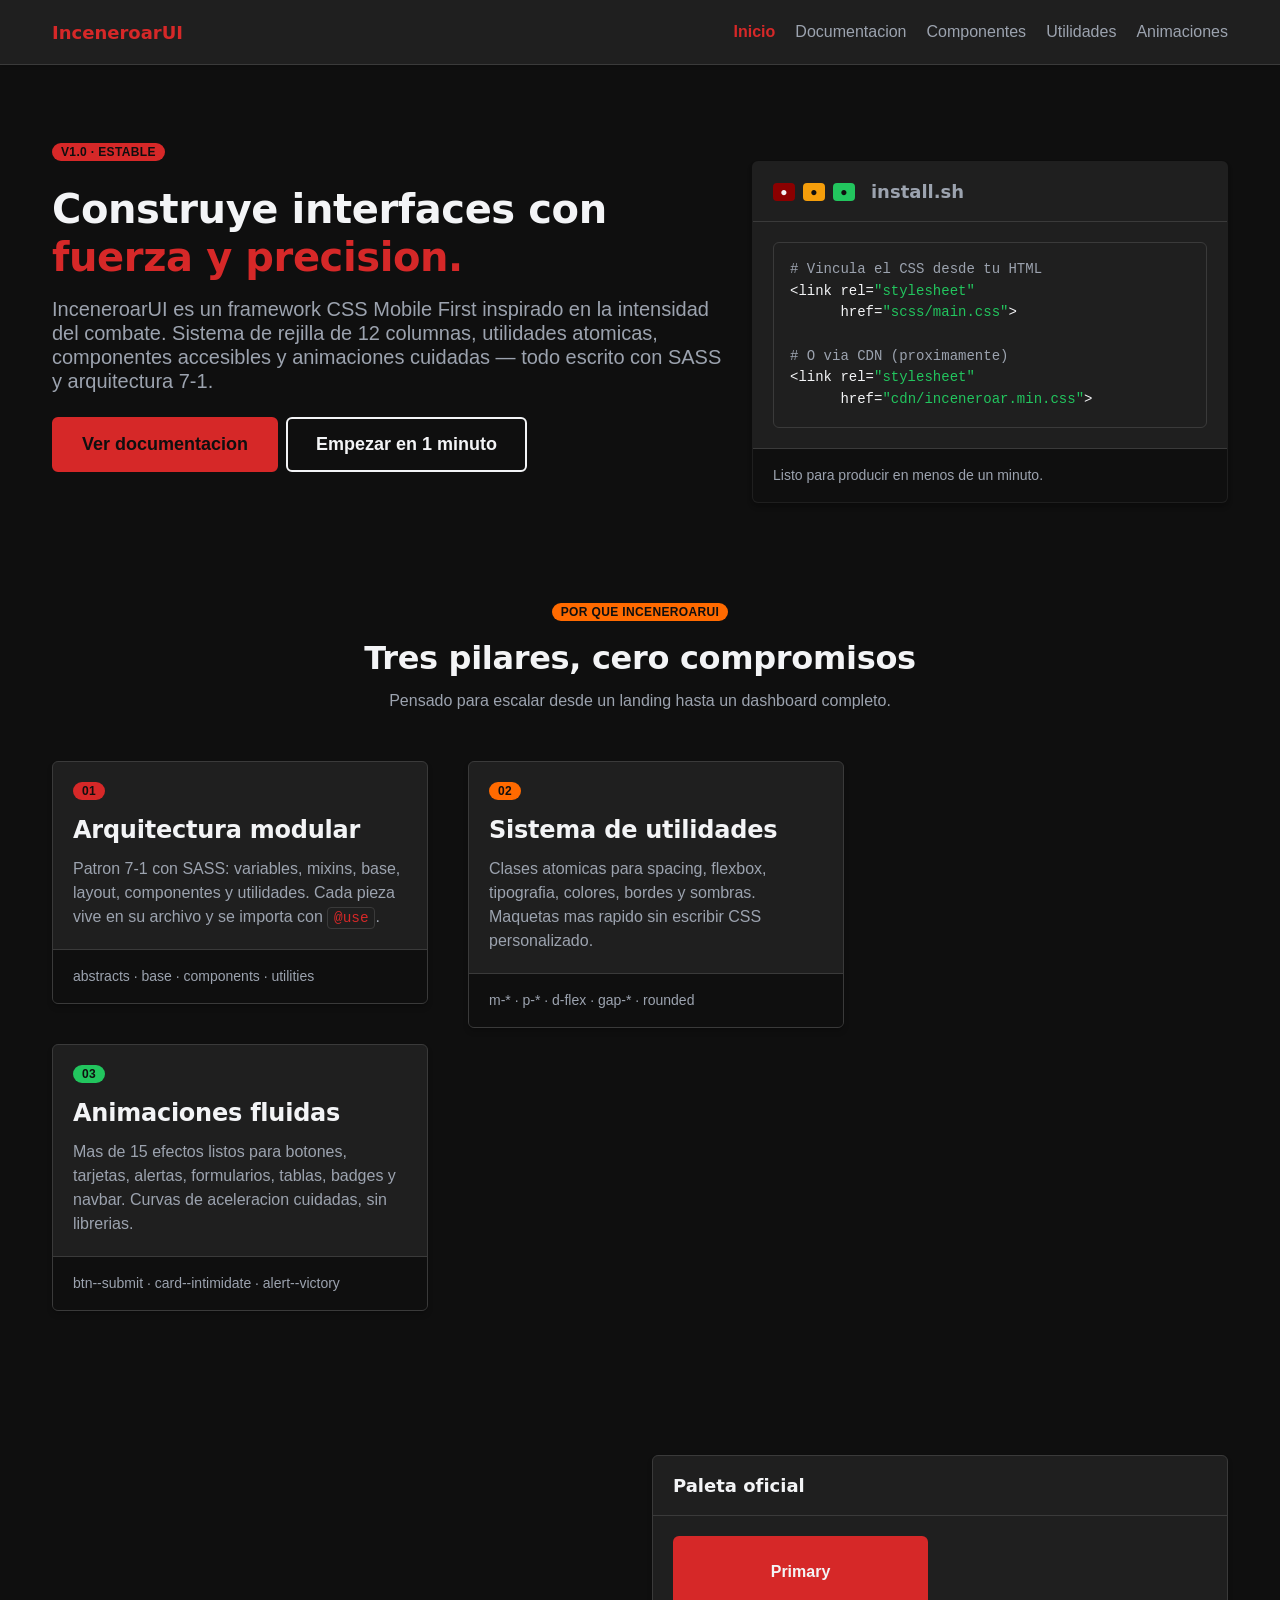
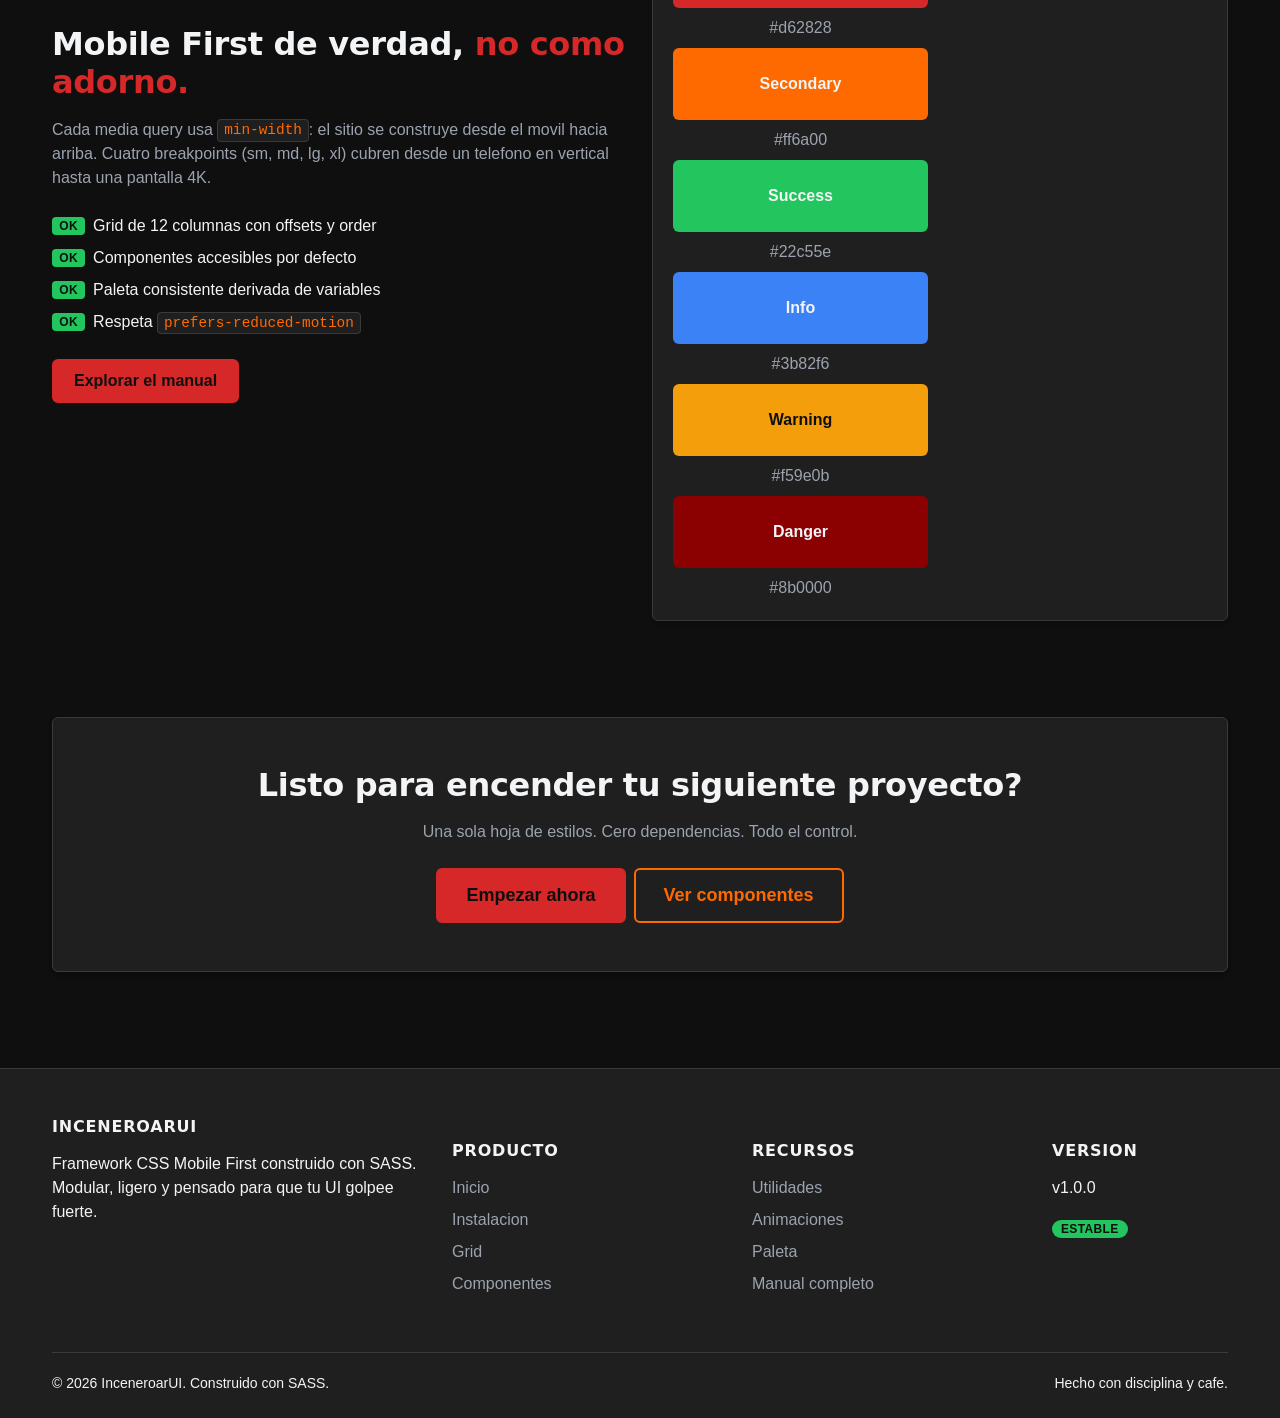
<file: index.html>
<!DOCTYPE html>
<html lang="es">
<head>
    <meta charset="UTF-8">
    <meta name="viewport" content="width=device-width, initial-scale=1.0">
    <title>InceneroarUI · Framework CSS moderno y modular</title>
    <meta name="description" content="InceneroarUI es un framework CSS Mobile First, modular y veloz. Componentes pulidos, utilidades atómicas y animaciones fluidas listas para producción.">

    
    <link rel="stylesheet" href="css/main.css">

    <style>
        .nav-toggle { display: none; }
        .nav-toggle:checked ~ .container .navbar-menu { display: flex; }

        .nav-burger {
            display: inline-flex;
            flex-direction: column;
            justify-content: space-between;
            width: 28px;
            height: 22px;
            cursor: pointer;
            background: transparent;
            border: 0;
            padding: 0;
        }
        .nav-burger span {
            display: block;
            width: 100%;
            height: 3px;
            background-color: #f3f4f6;
            border-radius: 4px;
        }
        @media (min-width: 768px) {
            .nav-burger { display: none; }
        }

        pre, code {
            font-family: ui-monospace, "SF Mono", Menlo, Consolas, monospace;
        }
        pre {
            margin: 0;
            white-space: pre;
            overflow-x: auto;
            font-size: 0.875rem;
            line-height: 1.55;
        }
    </style>
</head>
<body>

    <input type="checkbox" id="navToggle" class="nav-toggle">
    <nav class="navbar navbar--sticky">
        <div class="container">
            <a href="index.html" class="navbar-brand">InceneroarUI</a>

            <label for="navToggle" class="nav-burger" aria-label="Abrir menu">
                <span></span>
                <span></span>
                <span></span>
            </label>

            <ul class="navbar-menu">
                <li><a href="index.html" class="navbar-link navbar-link--active">Inicio</a></li>
                <li><a href="documentacion.html" class="navbar-link">Documentacion</a></li>
                <li><a href="documentacion.html#components" class="navbar-link">Componentes</a></li>
                <li><a href="documentacion.html#utilities" class="navbar-link">Utilidades</a></li>
                <li><a href="documentacion.html#animations" class="navbar-link">Animaciones</a></li>
            </ul>
        </div>
    </nav>

    <section class="py-5">
        <div class="container">
            <div class="row align-items-center">

                <div class="col-12 col-md-7">
                    <span class="badge badge--primary badge--pill mb-3">v1.0 · estable</span>

                    <h1 class="fs-1 fw-bold text-light mt-2">
                        Construye interfaces con
                        <span class="text-primary">fuerza y precision.</span>
                    </h1>

                    <p class="fs-5 text-muted mt-3">
                        InceneroarUI es un framework CSS Mobile First inspirado en la
                        intensidad del combate. Sistema de rejilla de 12 columnas,
                        utilidades atomicas, componentes accesibles y animaciones
                        cuidadas — todo escrito con SASS y arquitectura 7-1.
                    </p>

                    <div class="d-flex gap-2 flex-wrap mt-4">
                        <a href="documentacion.html" class="btn btn--primary btn--lg btn--submit">
                            Ver documentacion
                        </a>
                        <a href="documentacion.html#install" class="btn btn--outline-light btn--lg">
                            Empezar en 1 minuto
                        </a>
                    </div>
                </div>

                <div class="col-12 col-md-5 mt-5">
                    <div class="card card--intimidate">
                        <div class="card__header d-flex align-items-center gap-2">
                            <span class="badge badge--danger">●</span>
                            <span class="badge badge--warning">●</span>
                            <span class="badge badge--success">●</span>
                            <span class="ms-2 text-muted">install.sh</span>
                        </div>
                        <div class="card__body">
<pre class="text-light"><span class="text-muted"># Vincula el CSS desde tu HTML</span>
&lt;link rel=<span class="text-success">"stylesheet"</span>
      href=<span class="text-success">"scss/main.css"</span>&gt;

<span class="text-muted"># O via CDN (proximamente)</span>
&lt;link rel=<span class="text-success">"stylesheet"</span>
      href=<span class="text-success">"cdn/inceneroar.min.css"</span>&gt;</pre>
                        </div>
                        <div class="card__footer">
                            Listo para producir en menos de un minuto.
                        </div>
                    </div>
                </div>

            </div>
        </div>
    </section>

    <section class="py-5">
        <div class="container">

            <div class="text-center mb-5">
                <span class="badge badge--secondary badge--pill">Por que InceneroarUI</span>
                <h2 class="fs-2 fw-bold text-light mt-3">Tres pilares, cero compromisos</h2>
                <p class="text-muted mt-2">
                    Pensado para escalar desde un landing hasta un dashboard completo.
                </p>
            </div>

            <div class="row gap-3">

                <div class="col-12 col-md-4">
                    <div class="card card--entrance">
                        <div class="card__body">
                            <div class="badge badge--primary badge--pill badge--float mb-3">01</div>
                            <h3 class="fs-4 fw-bold text-light">Arquitectura modular</h3>
                            <p class="text-muted mt-2">
                                Patron 7-1 con SASS: variables, mixins, base, layout,
                                componentes y utilidades. Cada pieza vive en su archivo
                                y se importa con <code class="text-primary">@use</code>.
                            </p>
                        </div>
                        <div class="card__footer">abstracts · base · components · utilities</div>
                    </div>
                </div>

                <div class="col-12 col-md-4">
                    <div class="card card--entrance">
                        <div class="card__body">
                            <div class="badge badge--secondary badge--pill badge--float mb-3">02</div>
                            <h3 class="fs-4 fw-bold text-light">Sistema de utilidades</h3>
                            <p class="text-muted mt-2">
                                Clases atomicas para spacing, flexbox, tipografia,
                                colores, bordes y sombras. Maquetas mas rapido sin
                                escribir CSS personalizado.
                            </p>
                        </div>
                        <div class="card__footer">m-* · p-* · d-flex · gap-* · rounded</div>
                    </div>
                </div>

                <div class="col-12 col-md-4">
                    <div class="card card--entrance">
                        <div class="card__body">
                            <div class="badge badge--success badge--pill badge--float mb-3">03</div>
                            <h3 class="fs-4 fw-bold text-light">Animaciones fluidas</h3>
                            <p class="text-muted mt-2">
                                Mas de 15 efectos listos para botones, tarjetas,
                                alertas, formularios, tablas, badges y navbar.
                                Curvas de aceleracion cuidadas, sin librerias.
                            </p>
                        </div>
                        <div class="card__footer">btn--submit · card--intimidate · alert--victory</div>
                    </div>
                </div>

            </div>
        </div>
    </section>

    <section class="py-5 bg-dark">
        <div class="container">
            <div class="row align-items-center">
                <div class="col-12 col-md-6">
                    <h2 class="fs-2 fw-bold text-light">
                        Mobile First de verdad,
                        <span class="text-primary">no como adorno.</span>
                    </h2>
                    <p class="text-muted mt-3">
                        Cada media query usa <code class="text-secondary">min-width</code>:
                        el sitio se construye desde el movil hacia arriba. Cuatro
                        breakpoints (sm, md, lg, xl) cubren desde un telefono
                        en vertical hasta una pantalla 4K.
                    </p>

                    <ul class="mt-4">
                        <li class="d-flex align-items-center gap-2 mb-2">
                            <span class="badge badge--success">OK</span>
                            <span class="text-light">Grid de 12 columnas con offsets y order</span>
                        </li>
                        <li class="d-flex align-items-center gap-2 mb-2">
                            <span class="badge badge--success">OK</span>
                            <span class="text-light">Componentes accesibles por defecto</span>
                        </li>
                        <li class="d-flex align-items-center gap-2 mb-2">
                            <span class="badge badge--success">OK</span>
                            <span class="text-light">Paleta consistente derivada de variables</span>
                        </li>
                        <li class="d-flex align-items-center gap-2">
                            <span class="badge badge--success">OK</span>
                            <span class="text-light">Respeta <code class="text-secondary">prefers-reduced-motion</code></span>
                        </li>
                    </ul>

                    <a href="documentacion.html" class="btn btn--primary mt-4">
                        Explorar el manual
                    </a>
                </div>

                <div class="col-12 col-md-6 mt-5">
                    <div class="card">
                        <div class="card__header">Paleta oficial</div>
                        <div class="card__body">
                            <div class="row gap-2">
                                <div class="col-6">
                                    <div class="bg-primary rounded p-4 text-center text-light fw-bold">Primary</div>
                                    <p class="text-muted text-center mt-2">#d62828</p>
                                </div>
                                <div class="col-6">
                                    <div class="bg-secondary rounded p-4 text-center text-light fw-bold">Secondary</div>
                                    <p class="text-muted text-center mt-2">#ff6a00</p>
                                </div>
                                <div class="col-6">
                                    <div class="bg-success rounded p-4 text-center text-light fw-bold">Success</div>
                                    <p class="text-muted text-center mt-2">#22c55e</p>
                                </div>
                                <div class="col-6">
                                    <div class="bg-info rounded p-4 text-center text-light fw-bold">Info</div>
                                    <p class="text-muted text-center mt-2">#3b82f6</p>
                                </div>
                                <div class="col-6">
                                    <div class="bg-warning rounded p-4 text-center fw-bold" style="color:#0f0f0f">Warning</div>
                                    <p class="text-muted text-center mt-2">#f59e0b</p>
                                </div>
                                <div class="col-6">
                                    <div class="bg-danger rounded p-4 text-center text-light fw-bold">Danger</div>
                                    <p class="text-muted text-center mt-2">#8b0000</p>
                                </div>
                            </div>
                        </div>
                    </div>
                </div>
            </div>
        </div>
    </section>

    <section class="py-5">
        <div class="container">
            <div class="card">
                <div class="card__body text-center p-5">
                    <h2 class="fs-2 fw-bold text-light">
                        Listo para encender tu siguiente proyecto?
                    </h2>
                    <p class="text-muted mt-3">
                        Una sola hoja de estilos. Cero dependencias. Todo el control.
                    </p>
                    <div class="d-flex justify-content-center gap-2 flex-wrap mt-4">
                        <a href="documentacion.html" class="btn btn--primary btn--lg btn--submit">
                            Empezar ahora
                        </a>
                        <a href="documentacion.html#components" class="btn btn--outline-secondary btn--lg">
                            Ver componentes
                        </a>
                    </div>
                </div>
            </div>
        </div>
    </section>

    <footer class="footer">
        <div class="container">
            <div class="row">

                <div class="col-12 col-md-4">
                    <h3 class="footer-title">InceneroarUI</h3>
                    <p>
                        Framework CSS Mobile First construido con SASS.
                        Modular, ligero y pensado para que tu UI golpee fuerte.
                    </p>
                </div>

                <div class="col-6 col-md-3 mt-4">
                    <h3 class="footer-title">Producto</h3>
                    <ul class="footer-links">
                        <li><a href="index.html">Inicio</a></li>
                        <li><a href="documentacion.html#install">Instalacion</a></li>
                        <li><a href="documentacion.html#grid">Grid</a></li>
                        <li><a href="documentacion.html#components">Componentes</a></li>
                    </ul>
                </div>

                <div class="col-6 col-md-3 mt-4">
                    <h3 class="footer-title">Recursos</h3>
                    <ul class="footer-links">
                        <li><a href="documentacion.html#utilities">Utilidades</a></li>
                        <li><a href="documentacion.html#animations">Animaciones</a></li>
                        <li><a href="documentacion.html#palette">Paleta</a></li>
                        <li><a href="documentacion.html">Manual completo</a></li>
                    </ul>
                </div>

                <div class="col-12 col-md-2 mt-4">
                    <h3 class="footer-title">Version</h3>
                    <p>v1.0.0</p>
                    <span class="badge badge--success badge--pill">Estable</span>
                </div>

            </div>

            <div class="footer-bottom mt-5">
                <p>© 2026 InceneroarUI. Construido con SASS.</p>
                <p>Hecho con disciplina y cafe.</p>
            </div>
        </div>
    </footer>

</body>
</html>
</file>
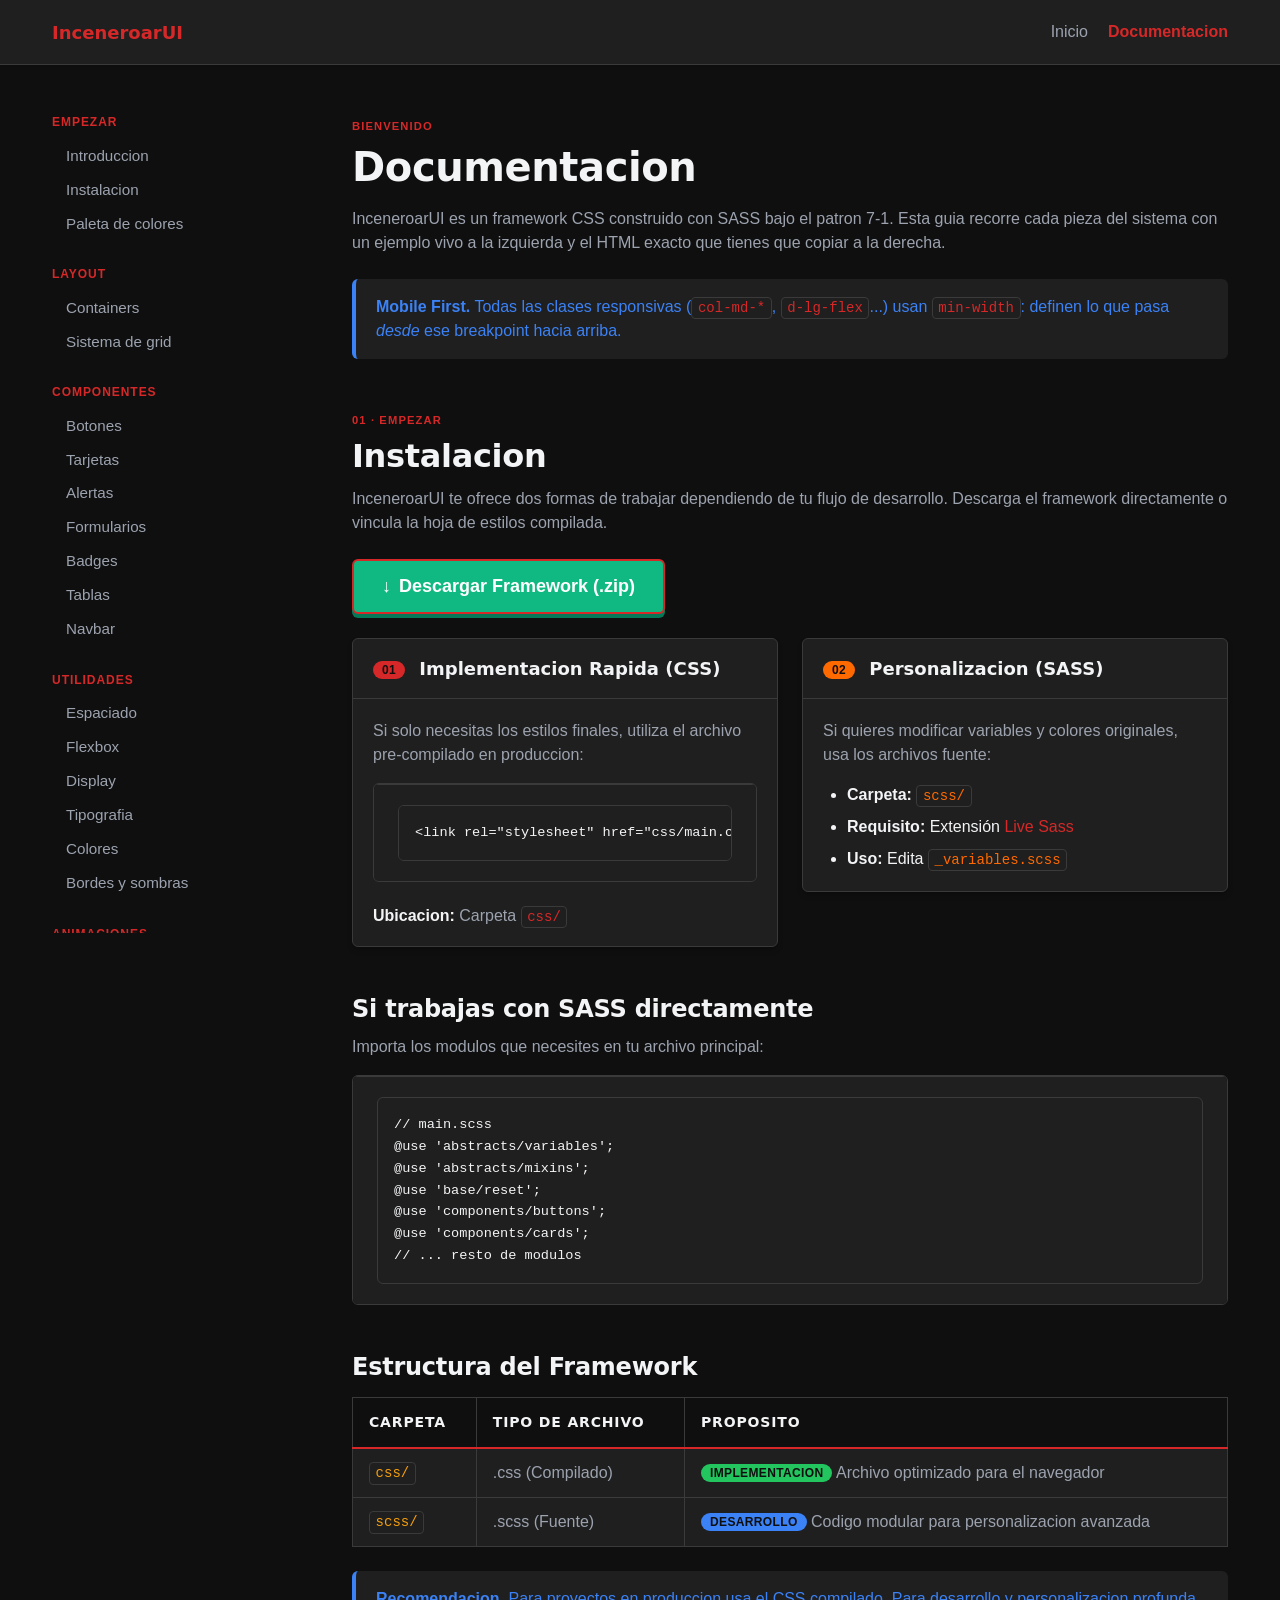
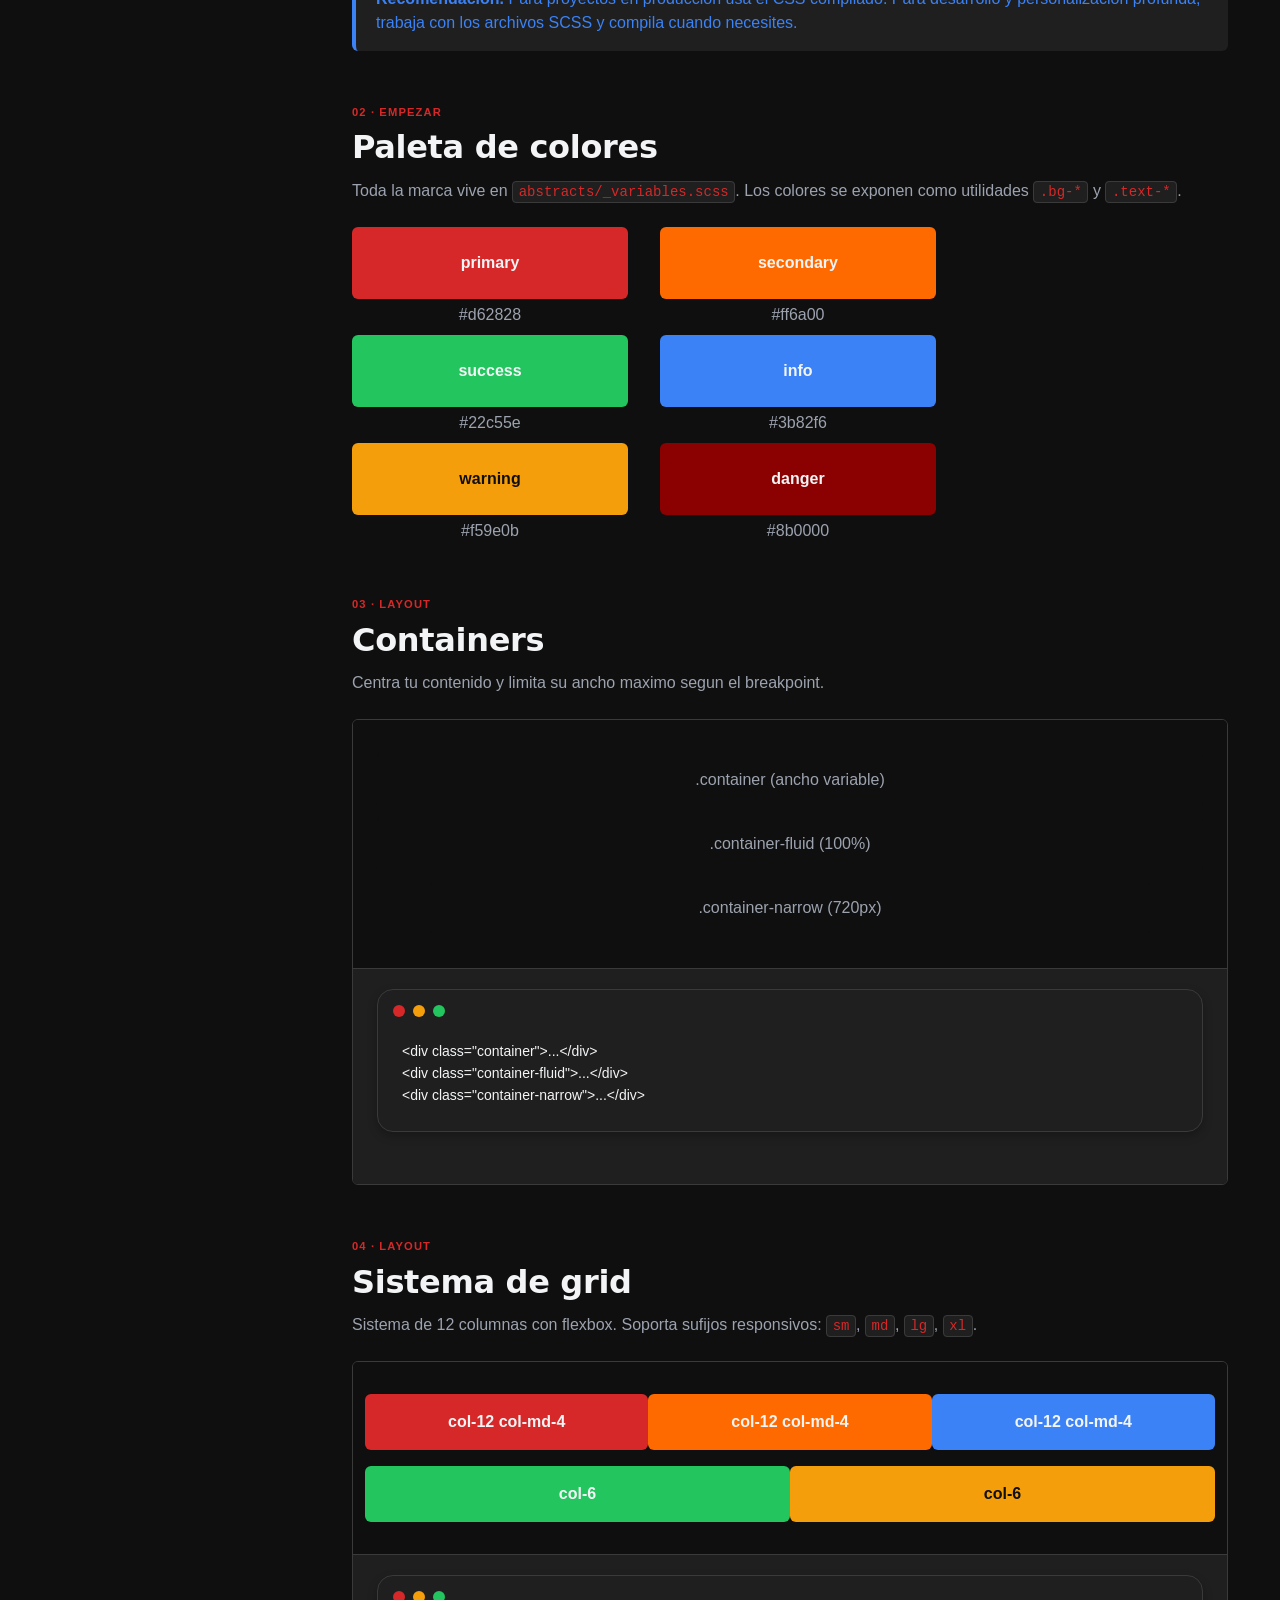
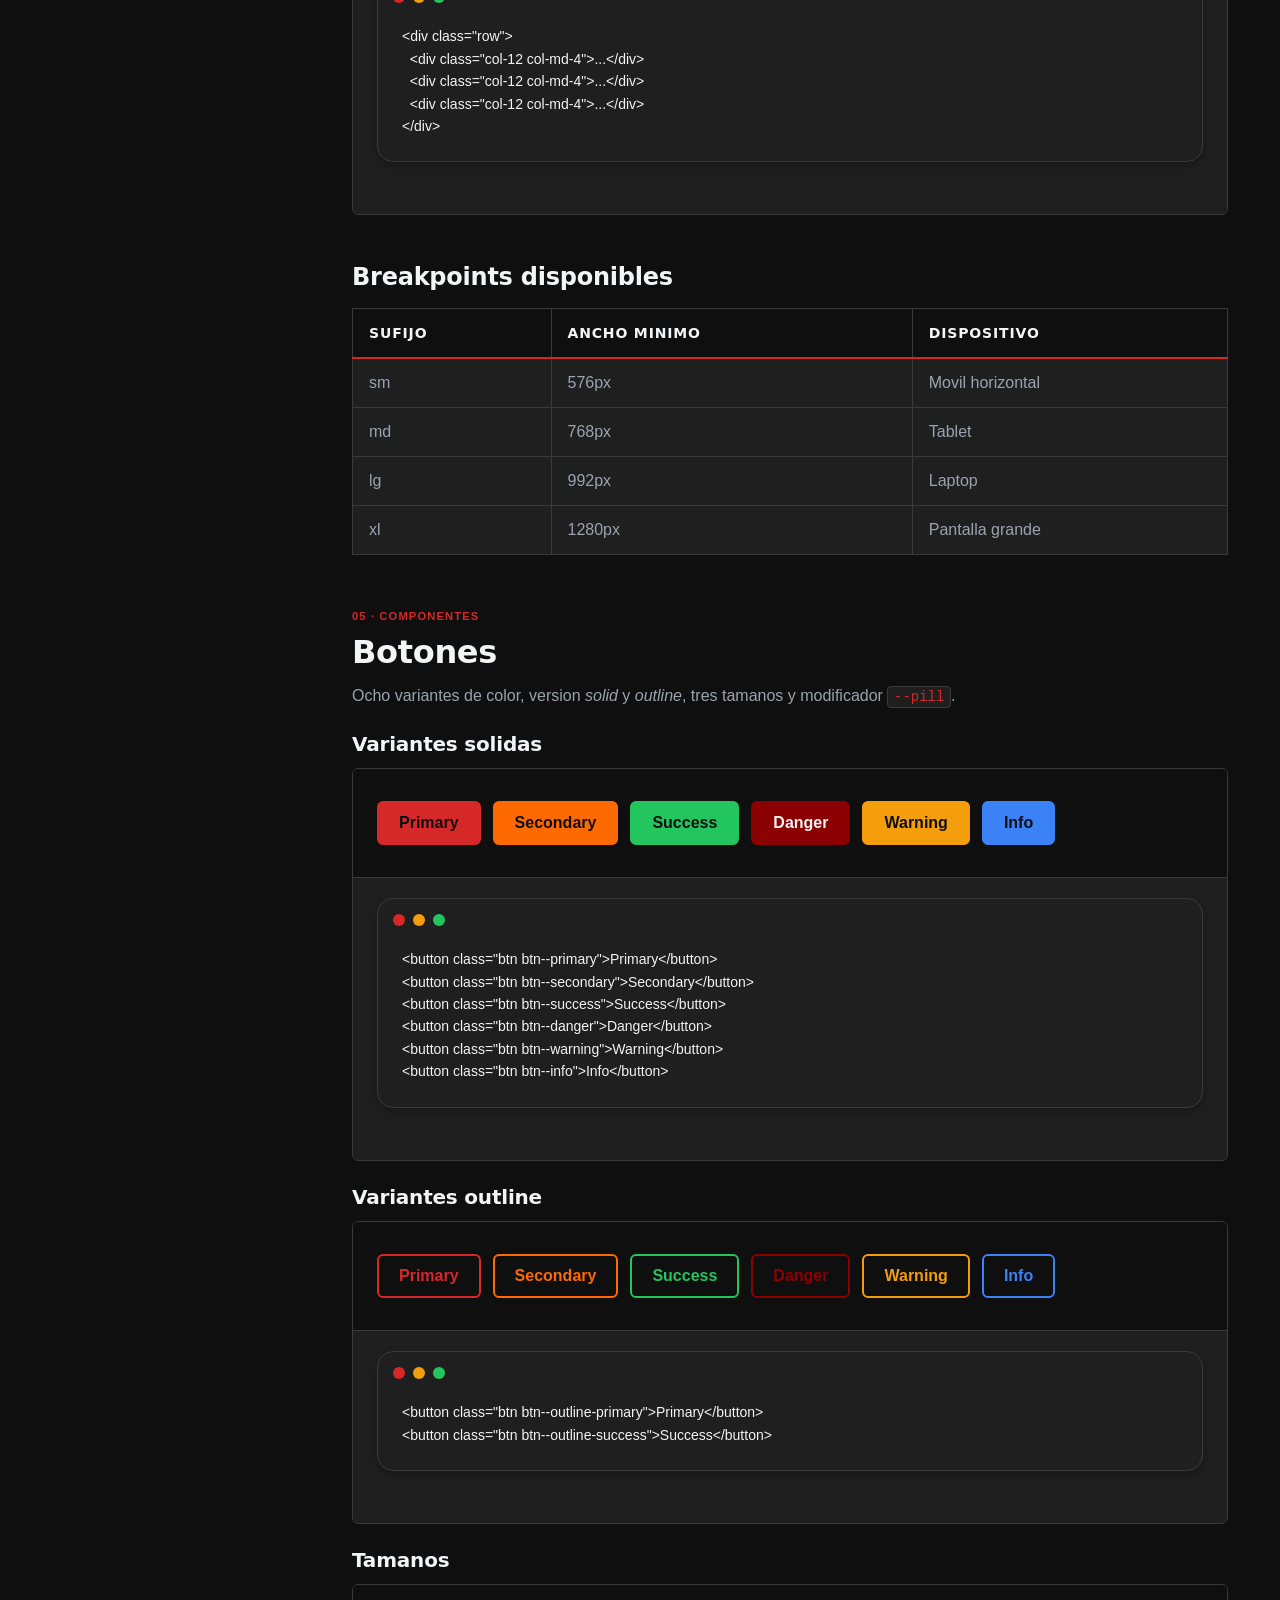
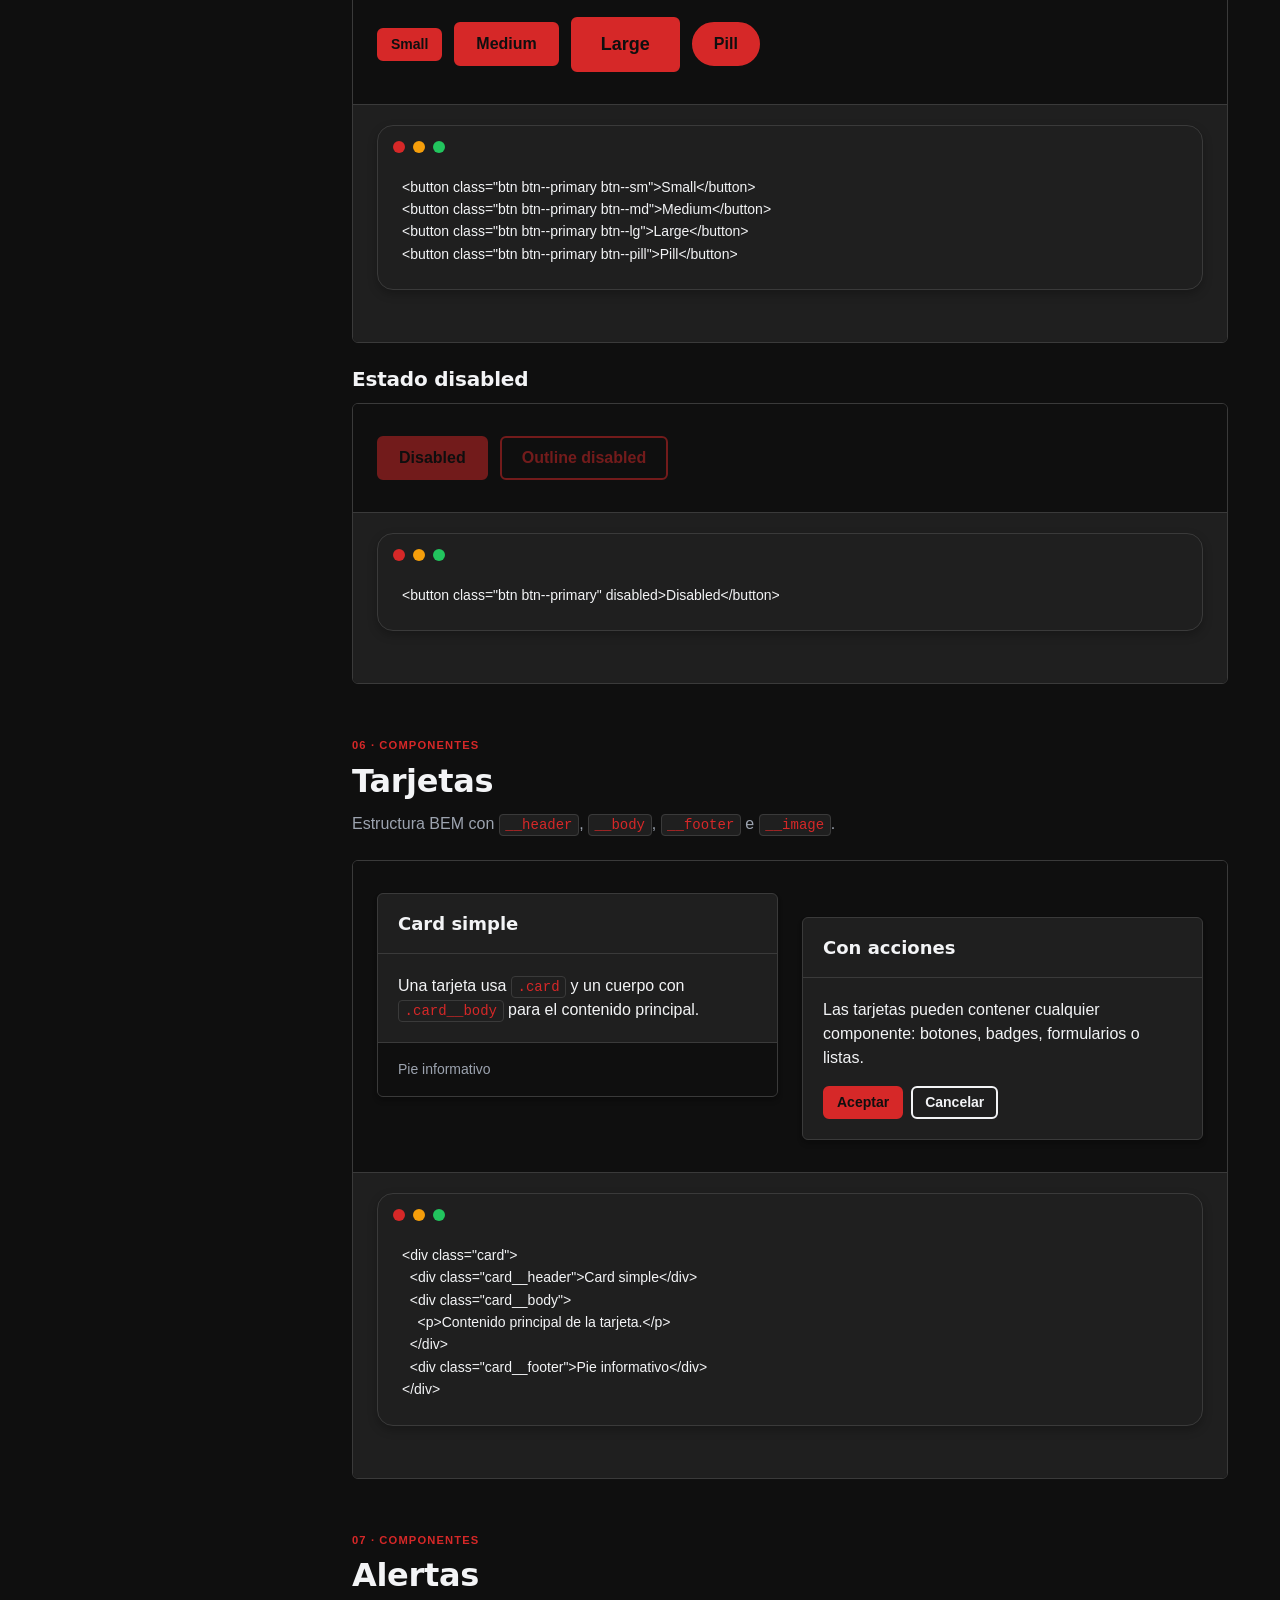
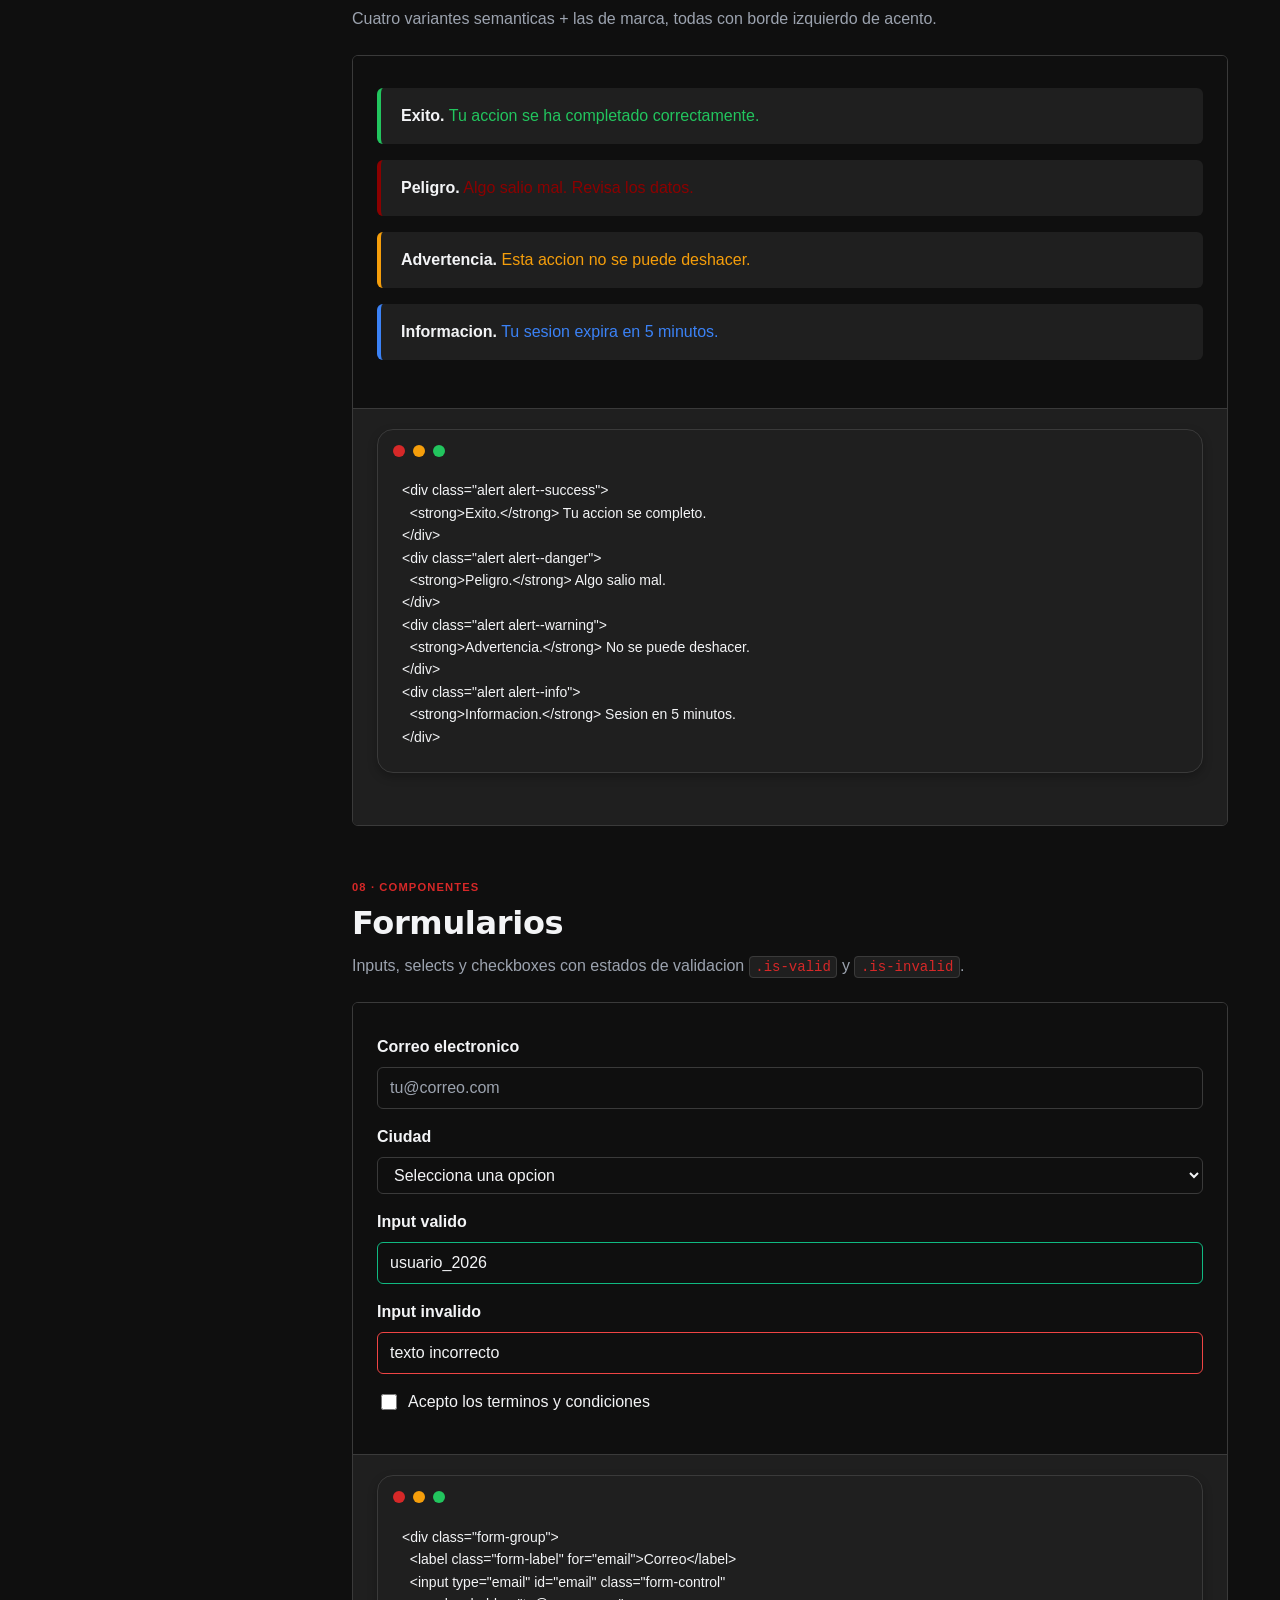
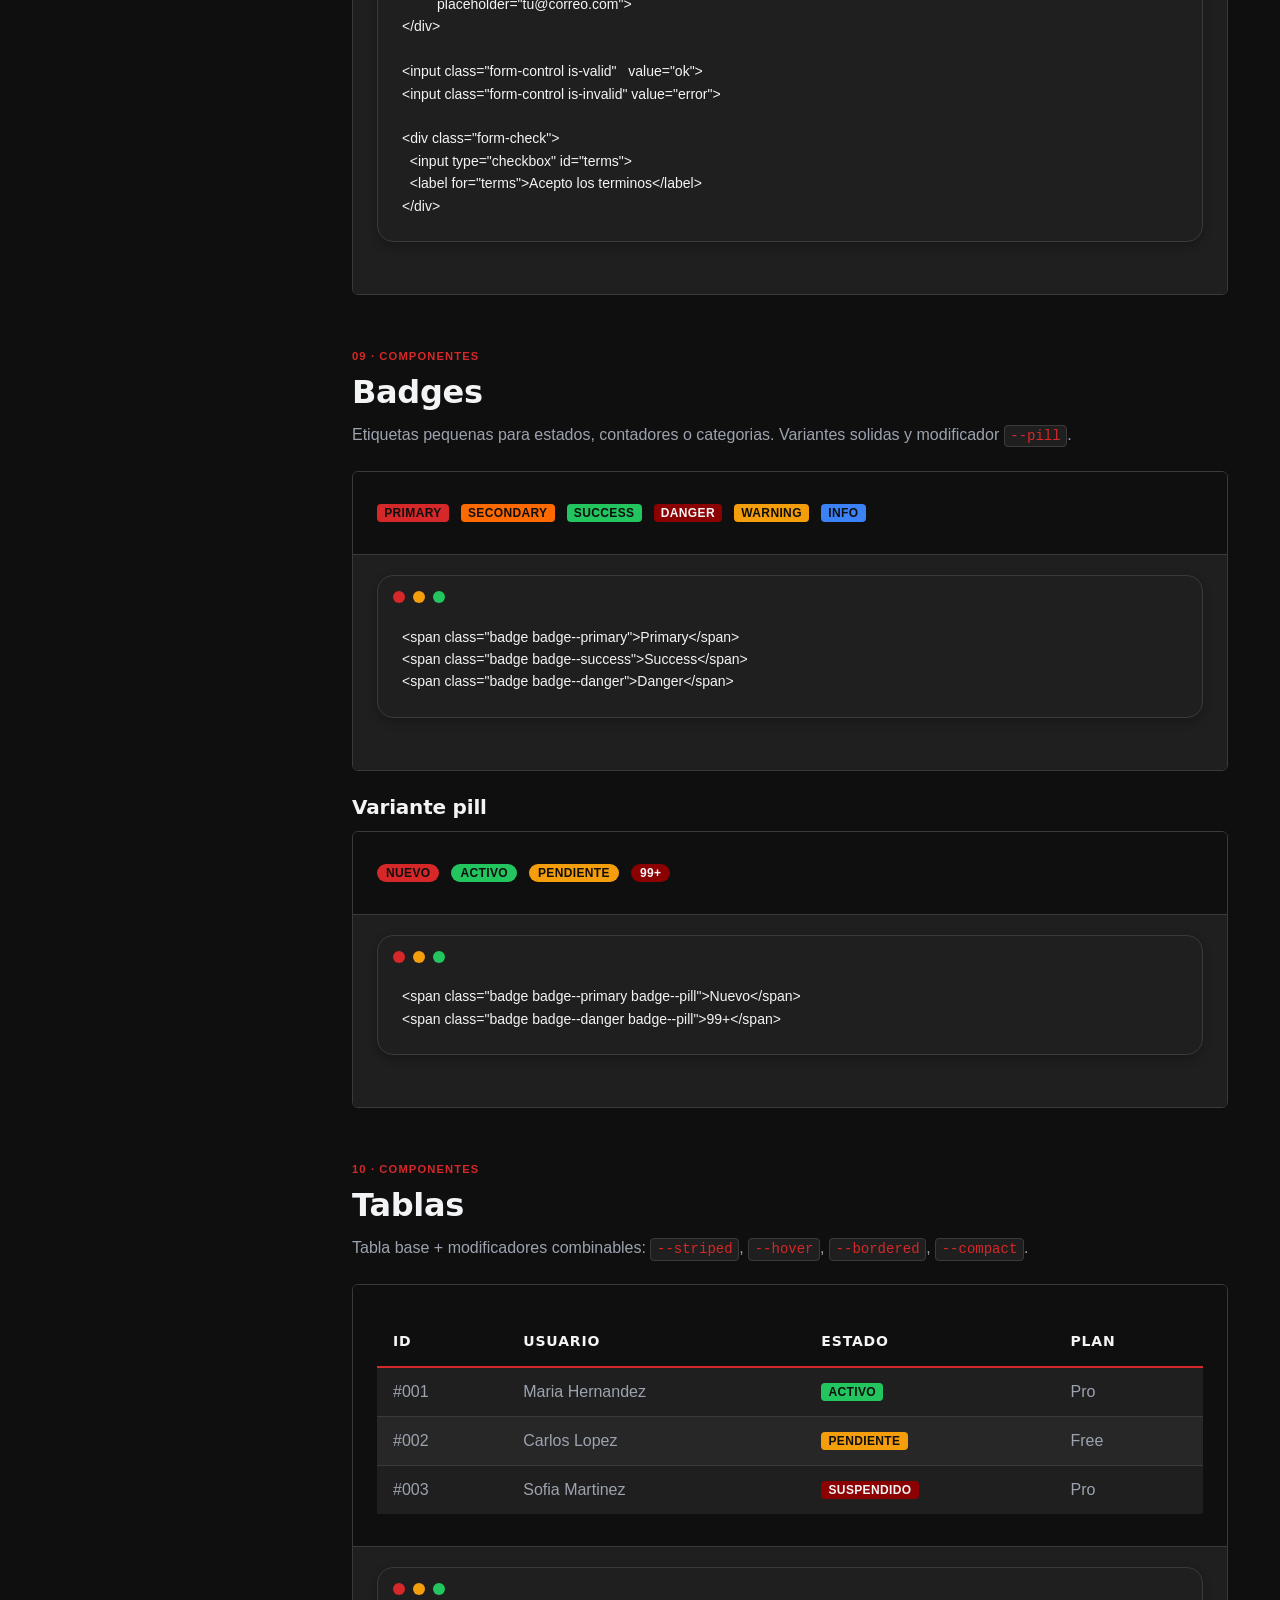
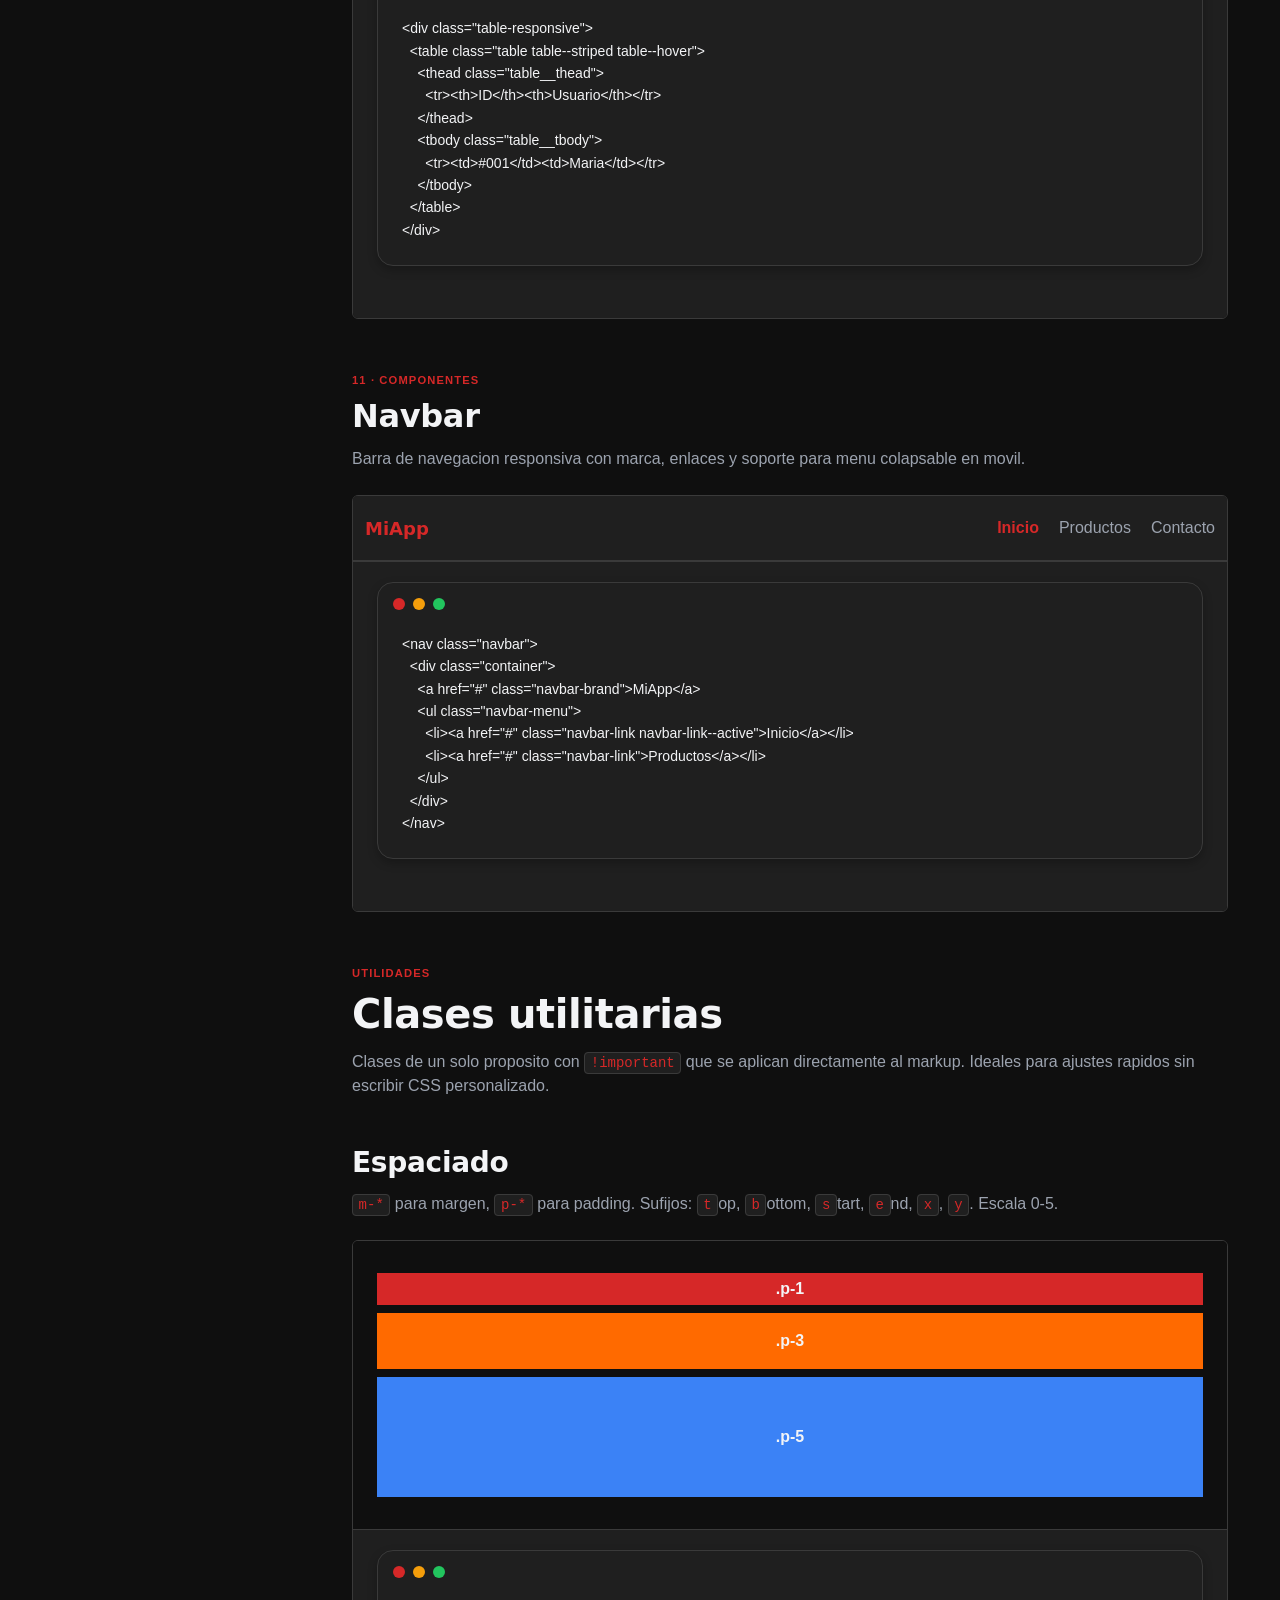
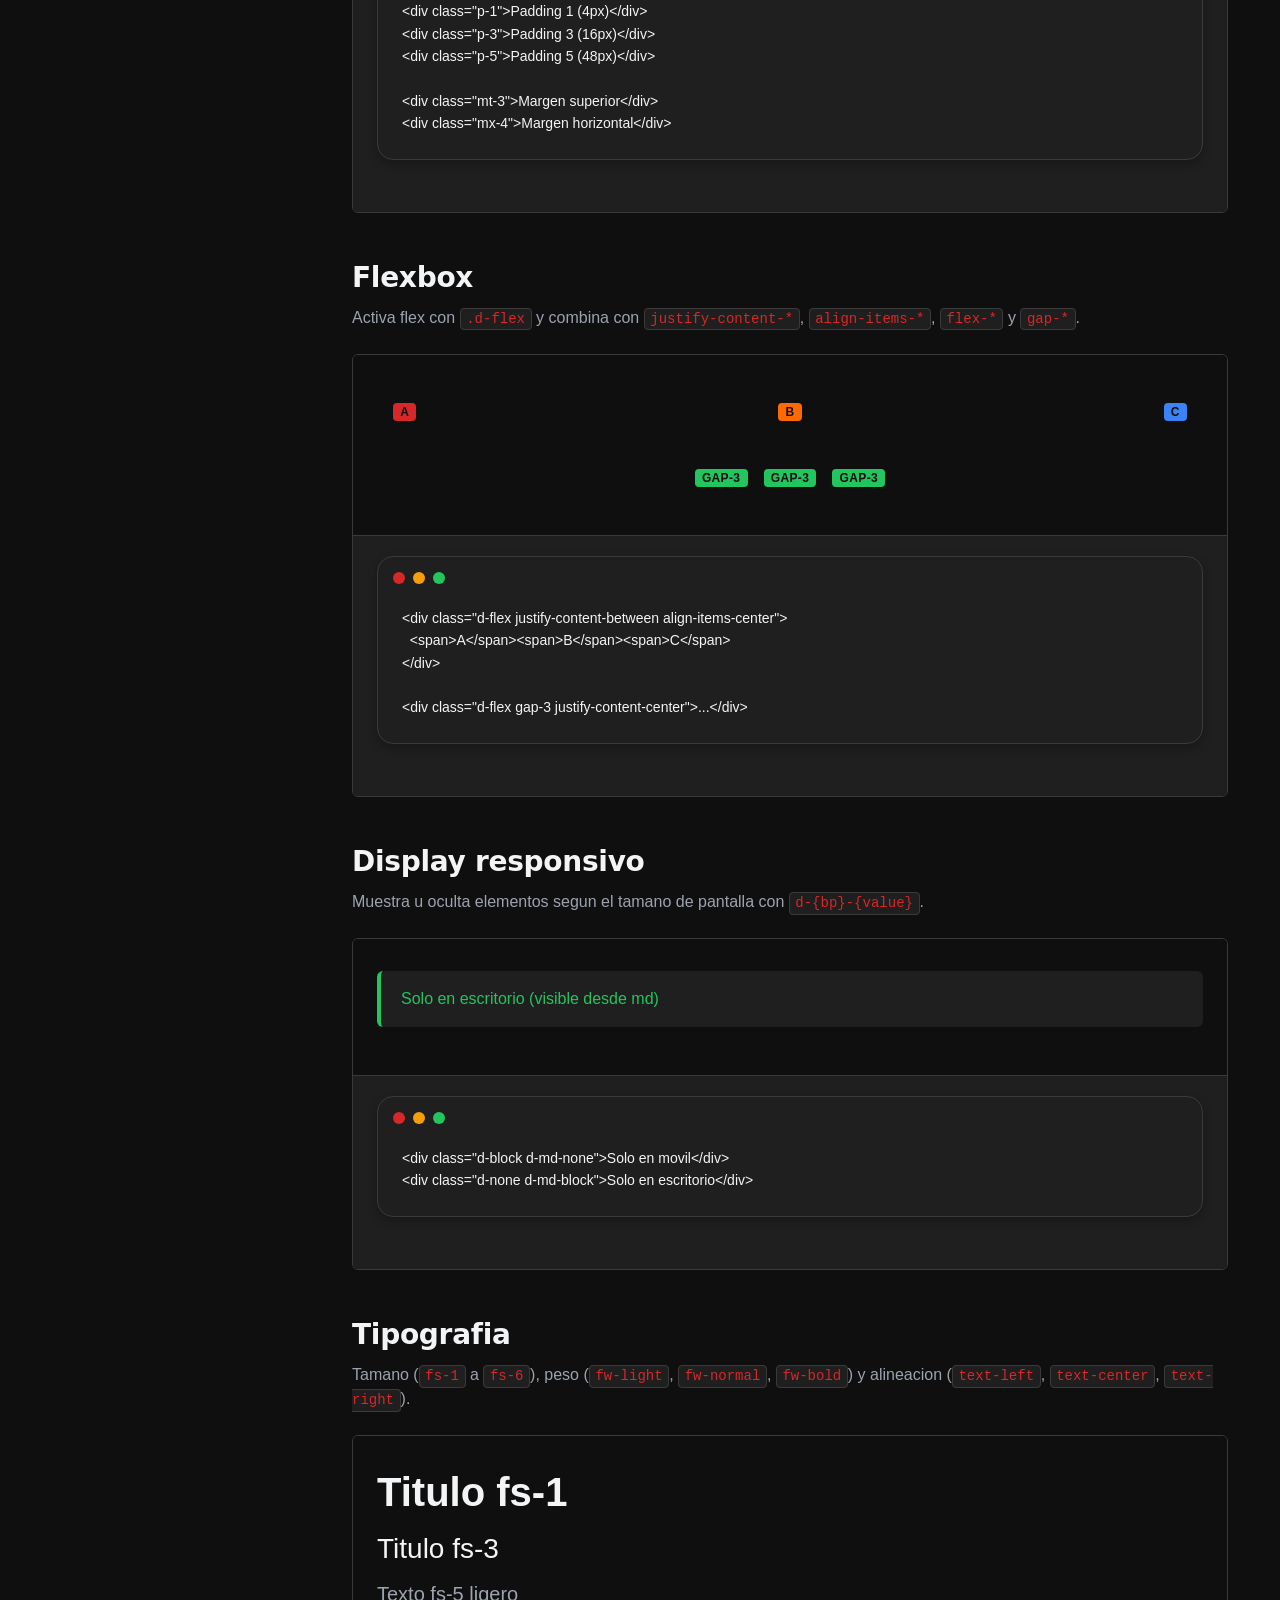
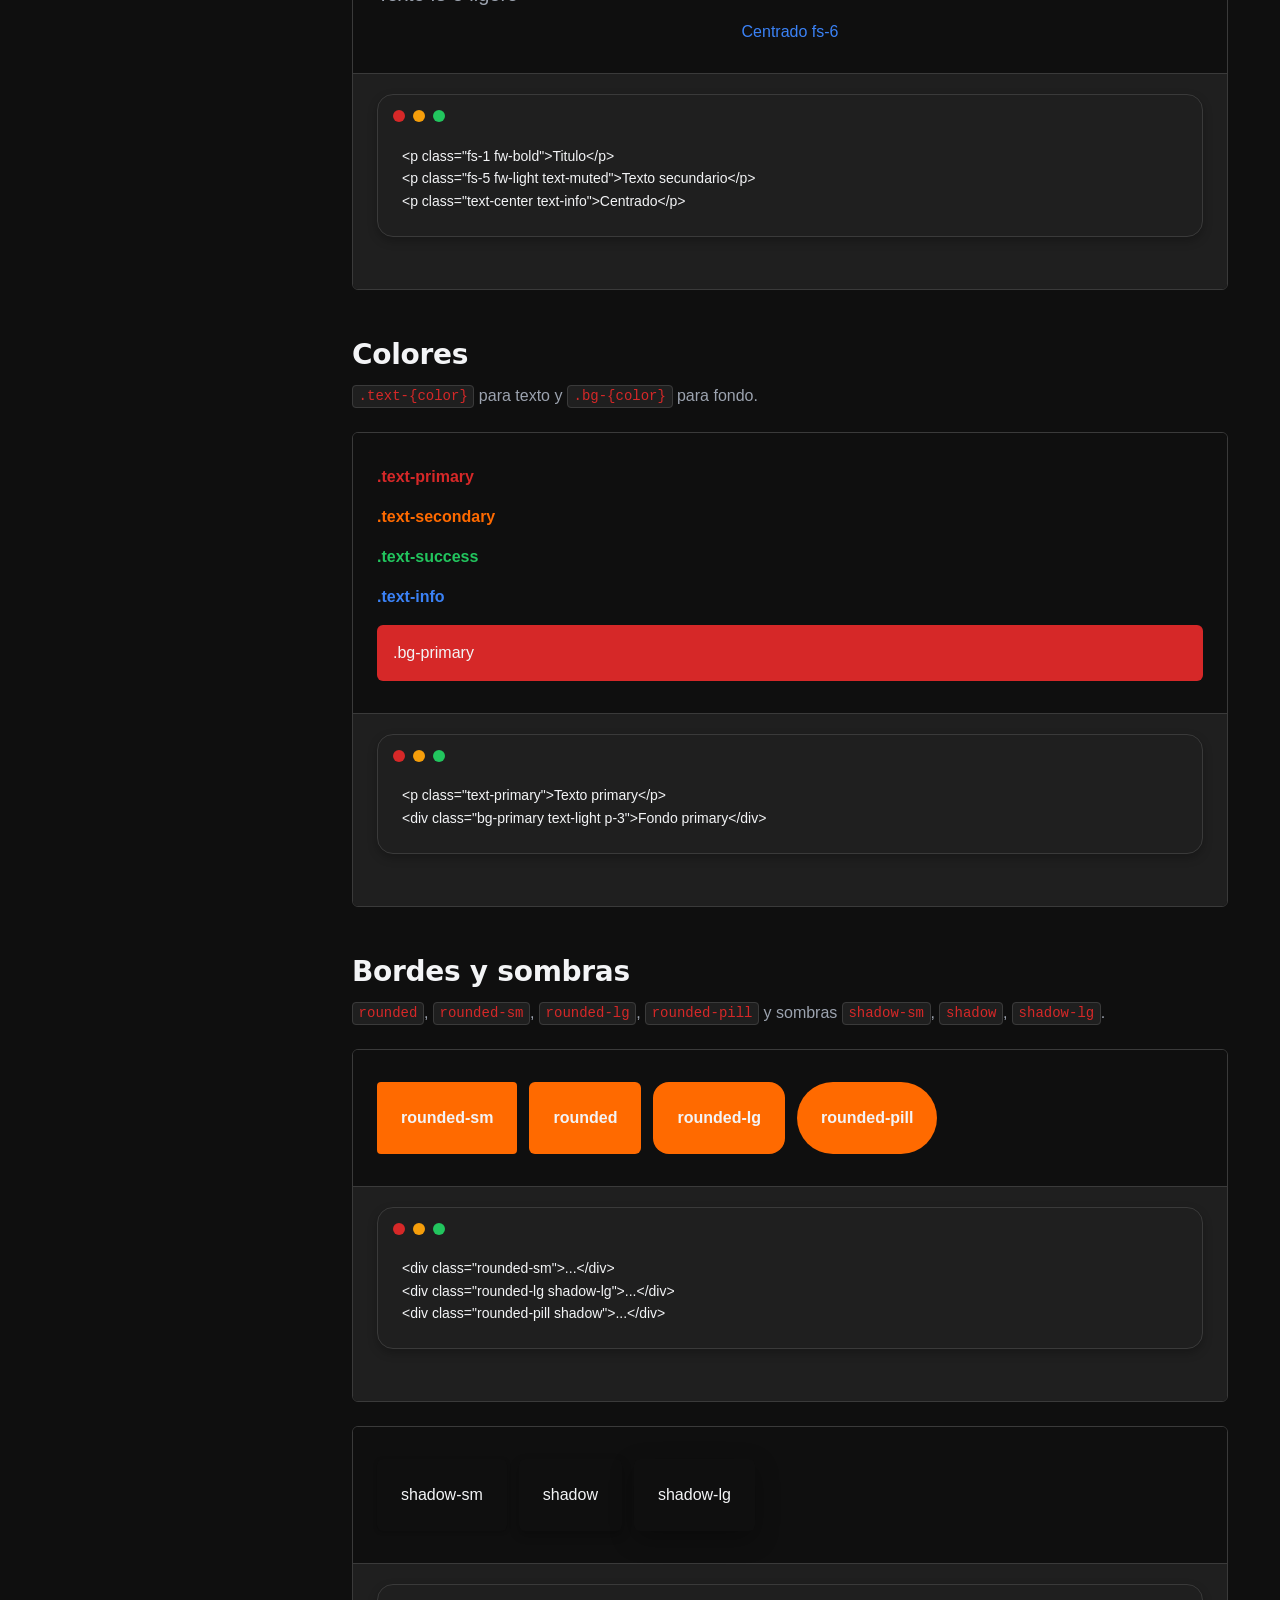
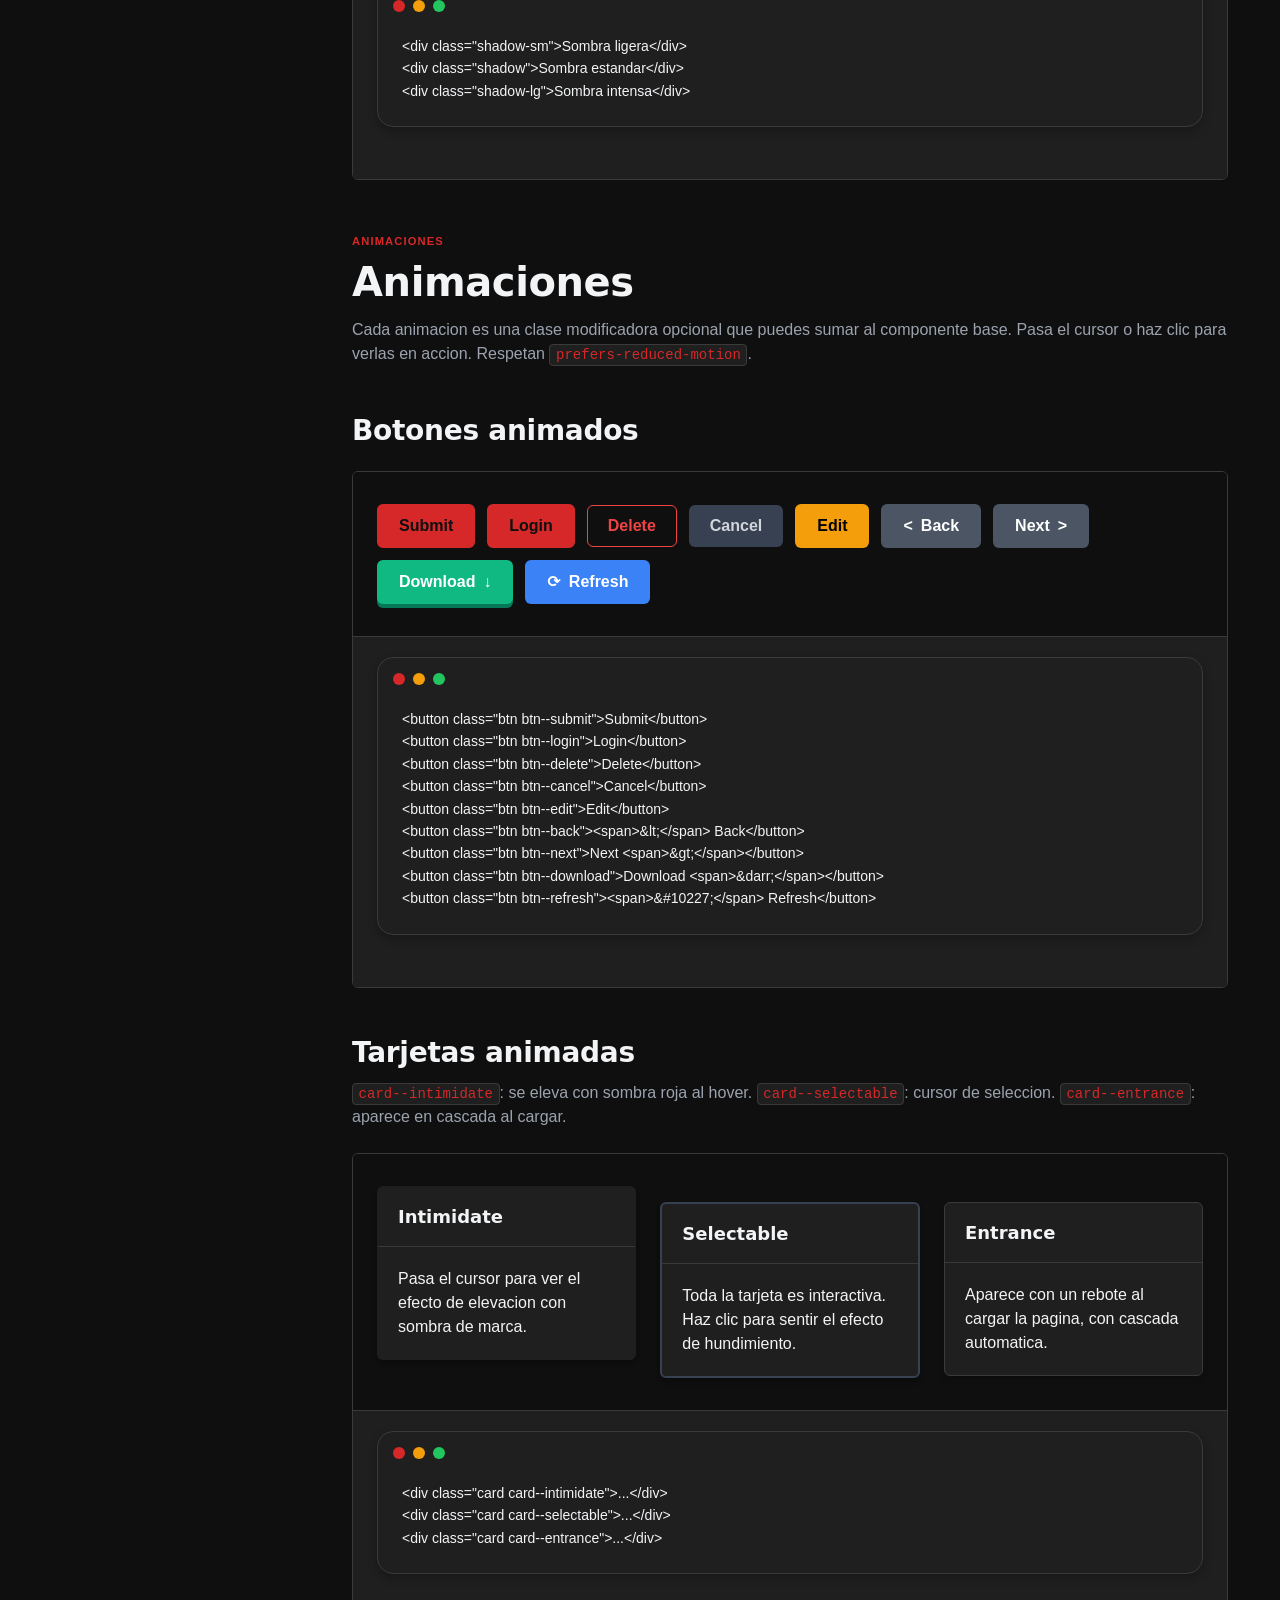
<file: documentacion.html>
<!DOCTYPE html>
<html lang="es">
<head>
    <meta charset="UTF-8">
    <meta name="viewport" content="width=device-width, initial-scale=1.0">
    <title>Documentacion · InceneroarUI</title>
    <meta name="description" content="Manual tecnico de InceneroarUI. Instalacion, grid, componentes, utilidades y animaciones con ejemplos vivos.">

    <link rel="stylesheet" href="css/main.css">
    
    <style>
        .nav-toggle { display: none; }
        .nav-toggle:checked ~ .navbar .container .navbar-menu { display: flex; }

        .nav-burger {
            display: inline-flex;
            flex-direction: column;
            justify-content: space-between;
            width: 28px; height: 22px;
            cursor: pointer; background: transparent; border: 0; padding: 0;
        }
        .nav-burger span {
            display: block; width: 100%; height: 3px;
            background-color: #f3f4f6; border-radius: 4px;
        }
        @media (min-width: 768px) { .nav-burger { display: none; } }

        pre, code {
            font-family: ui-monospace, "SF Mono", Menlo, Consolas, monospace;
        }
        pre {
            margin: 0;
            white-space: pre;
            overflow-x: auto;
            font-size: 0.85rem;
            line-height: 1.6;
            color: #f3f4f6;
        }
        code { font-size: 0.875em; }

        .docs-nav { list-style: none; padding: 0; margin: 0; }
        .docs-nav__group { margin-bottom: 1.5rem; }
        .docs-nav__title {
            font-family: "Montserrat", sans-serif;
            font-size: 0.75rem;
            font-weight: 700;
            text-transform: uppercase;
            letter-spacing: 0.08em;
            color: #d62828;
            margin-bottom: 0.5rem;
        }
        .docs-nav a {
            display: block;
            padding: 0.35rem 0.75rem;
            color: #9ca3af;
            border-left: 2px solid transparent;
            font-size: 0.95rem;
            transition: all 0.2s ease;
        }
        .docs-nav a:hover {
            color: #f3f4f6;
            border-left-color: #d62828;
            background-color: rgba(214, 40, 40, 0.05);
        }

        .demo {
            border: 1px solid #3a3a3a;
            border-radius: 0.375rem;
            overflow: hidden;
            margin-bottom: 1.5rem;
        }
        .demo__preview {
            padding: 2rem 1.5rem;
            background-color: #0f0f0f;
            display: flex;
            flex-wrap: wrap;
            gap: 0.75rem;
            align-items: center;
        }
        .demo__code {
            background-color: #1f1f1f;
            border-top: 1px solid #3a3a3a;
            padding: 1.25rem 1.5rem;
        }

        .section-tag {
            display: inline-block;
            font-family: "Montserrat", sans-serif;
            font-size: 0.7rem;
            font-weight: 700;
            text-transform: uppercase;
            letter-spacing: 0.1em;
            color: #d62828;
            margin-bottom: 0.5rem;
        }
    </style>
</head>
<body>

    <input type="checkbox" id="navToggle" class="nav-toggle">
    <nav class="navbar navbar--sticky">
        <div class="container">
            <a href="index.html" class="navbar-brand">InceneroarUI</a>

            <label for="navToggle" class="nav-burger" aria-label="Abrir menu">
                <span></span><span></span><span></span>
            </label>

            <ul class="navbar-menu">
                <li><a href="index.html" class="navbar-link">Inicio</a></li>
                <li><a href="documentacion.html" class="navbar-link navbar-link--active">Documentacion</a></li>
                
                <li class="d-lg-none"><a href="#grid" class="navbar-link text-muted">Grid</a></li>
                <li class="d-lg-none"><a href="#components" class="navbar-link text-muted">Componentes</a></li>
                <li class="d-lg-none"><a href="#utilities" class="navbar-link text-muted">Utilidades</a></li>
                <li class="d-lg-none"><a href="#animations" class="navbar-link text-muted">Animaciones</a></li>
            </ul>
        </div>
    </nav>

    <div class="container py-5">
        <div class="row">

            <aside class="col-12 col-lg-3 fixed-sidebar">
                <nav class="docs-sidebar">
                    <ul class="docs-nav">

                        <li class="docs-nav__group">
                            <p class="docs-nav__title">Empezar</p>
                            <a href="#intro">Introduccion</a>
                            <a href="#install">Instalacion</a>
                            <a href="#palette">Paleta de colores</a>
                        </li>

                        <li class="docs-nav__group">
                            <p class="docs-nav__title">Layout</p>
                            <a href="#container">Containers</a>
                            <a href="#grid">Sistema de grid</a>
                        </li>

                        <li class="docs-nav__group" id="components">
                            <p class="docs-nav__title">Componentes</p>
                            <a href="#buttons">Botones</a>
                            <a href="#cards">Tarjetas</a>
                            <a href="#alerts">Alertas</a>
                            <a href="#forms">Formularios</a>
                            <a href="#badges">Badges</a>
                            <a href="#tables">Tablas</a>
                            <a href="#navbar">Navbar</a>
                        </li>

                        <li class="docs-nav__group" id="utilities">
                            <p class="docs-nav__title">Utilidades</p>
                            <a href="#u-spacing">Espaciado</a>
                            <a href="#u-flex">Flexbox</a>
                            <a href="#u-display">Display</a>
                            <a href="#u-typography">Tipografia</a>
                            <a href="#u-colors">Colores</a>
                            <a href="#u-borders">Bordes y sombras</a>
                        </li>

                        <li class="docs-nav__group" id="animations">
                            <p class="docs-nav__title">Animaciones</p>
                            <a href="#a-buttons">Botones</a>
                            <a href="#a-cards">Tarjetas</a>
                            <a href="#a-alerts">Alertas</a>
                            <a href="#a-badges">Badges</a>
                            <a href="#a-tables">Tablas</a>
                            <a href="#a-forms">Formularios</a>
                        </li>

                    </ul>
                </nav>
            </aside>

            <main class="col-12 col-lg-9">

                <article id="intro" class="mb-5">
                    <span class="section-tag">Bienvenido</span>
                    <h1 class="fs-1 fw-bold text-light">Documentacion</h1>
                    <p class="text-muted mt-3">
                        InceneroarUI es un framework CSS construido con SASS bajo el patron 7-1.
                        Esta guia recorre cada pieza del sistema con un ejemplo vivo a la
                        izquierda y el HTML exacto que tienes que copiar a la derecha.
                    </p>

                    <div class="alert alert--info mt-4">
                        <strong class="text-info">Mobile First.</strong>
                        Todas las clases responsivas (<code>col-md-*</code>, <code>d-lg-flex</code>...)
                        usan <code>min-width</code>: definen lo que pasa <em>desde</em> ese
                        breakpoint hacia arriba.
                    </div>
                </article>
                

    <article id="install" class="mb-5">
    <span class="section-tag">01 · Empezar</span>
    <h2 class="fs-2 fw-bold text-light">Instalacion</h2>
    <p class="text-muted mt-2">
        InceneroarUI te ofrece dos formas de trabajar dependiendo de tu flujo de desarrollo.
        Descarga el framework directamente o vincula la hoja de estilos compilada.
    </p>

    <!-- Botón de descarga -->
    <div class="mt-4 mb-4">
        <a href="IncineroarUI.zip" class="btn btn--primary btn--lg btn--download" download>
            <span>↓</span> Descargar Framework (.zip)
        </a>
    </div>

    <div class="row mt-4">
    <div class="col-12 col-md-6">
        <div class="card h-100"> <div class="card__header">
                <span class="badge badge--primary badge--pill me-2">01</span>
                Implementacion Rapida (CSS)
            </div>
            <div class="card__body">
                <p class="text-muted small">
                    Si solo necesitas los estilos finales, utiliza el archivo 
                    pre-compilado en produccion:
                </p>
                <div class="demo mt-3">
                    <div class="demo__code">
                        <pre>&lt;link rel="stylesheet" href="css/main.css"&gt;</pre>
                    </div>
                </div>
                <p class="text-muted mt-3 fs-6">
                    <strong>Ubicacion:</strong> Carpeta <code class="text-primary">css/</code>
                </p>
            </div>
        </div>
    </div>

    <div class="col-12 col-md-6">
        <div class="card h-100">
            <div class="card__header">
                <span class="badge badge--secondary badge--pill me-2">02</span>
                Personalizacion (SASS)
            </div>
            <div class="card__body">
                <p class="text-muted small">
                    Si quieres modificar variables y colores originales, 
                    usa los archivos fuente:
                </p>
                <ul class="text-light mt-3 small" style="list-style: disc; margin-left: 1.5rem;">
                    <li class="mb-2"><strong>Carpeta:</strong> <code class="text-secondary">scss/</code></li>
                    <li class="mb-2"><strong>Requisito:</strong> Extensión <span class="text-primary">Live Sass</span></li>
                    <li><strong>Uso:</strong> Edita <code class="text-secondary">_variables.scss</code></li>
                </ul>
            </div>
        </div>
    </div>
</div>

    <h3 class="fs-4 fw-bold text-light mt-5">Si trabajas con SASS directamente</h3>
    <p class="text-muted mt-2">
        Importa los modulos que necesites en tu archivo principal:
    </p>
    <div class="demo mt-3">
        <div class="demo__code">
<pre>// main.scss
@use 'abstracts/variables';
@use 'abstracts/mixins';
@use 'base/reset';
@use 'components/buttons';
@use 'components/cards';
// ... resto de modulos</pre>
        </div>
    </div>

    <h3 class="fs-4 fw-bold text-light mt-5">Estructura del Framework</h3>
    <div class="table-responsive mt-3">
        <table class="table table--bordered table--hover">
            <thead class="table__thead">
                <tr>
                    <th>Carpeta</th>
                    <th>Tipo de Archivo</th>
                    <th>Proposito</th>
                </tr>
            </thead>
            <tbody class="table__tbody">
                <tr>
                    <td><code class="text-warning">css/</code></td>
                    <td>.css (Compilado)</td>
                    <td>
                        <span class="badge badge--success badge--pill">Implementacion</span>
                        Archivo optimizado para el navegador
                    </td>
                </tr>
                <tr>
                    <td><code class="text-warning">scss/</code></td>
                    <td>.scss (Fuente)</td>
                    <td>
                        <span class="badge badge--info badge--pill">Desarrollo</span>
                        Codigo modular para personalizacion avanzada
                    </td>
                </tr>
            </tbody>
        </table>
    </div>

    <div class="alert alert--info mt-4">
        <strong class="text-info">Recomendacion.</strong>
        Para proyectos en produccion usa el CSS compilado. Para desarrollo 
        y personalizacion profunda, trabaja con los archivos SCSS y 
        compila cuando necesites.
    </div>
</article>




                <article id="palette" class="mb-5">
                    <span class="section-tag">02 · Empezar</span>
                    <h2 class="fs-2 fw-bold text-light">Paleta de colores</h2>
                    <p class="text-muted mt-2">
                        Toda la marca vive en <code>abstracts/_variables.scss</code>.
                        Los colores se exponen como utilidades <code>.bg-*</code> y <code>.text-*</code>.
                    </p>

                    <div class="row gap-2 mt-4">
                        <div class="col-6 col-md-4">
                            <div class="bg-primary rounded p-4 text-center text-light fw-bold">primary</div>
                            <p class="text-muted text-center mt-1">#d62828</p>
                        </div>
                        <div class="col-6 col-md-4">
                            <div class="bg-secondary rounded p-4 text-center text-light fw-bold">secondary</div>
                            <p class="text-muted text-center mt-1">#ff6a00</p>
                        </div>
                        <div class="col-6 col-md-4">
                            <div class="bg-success rounded p-4 text-center text-light fw-bold">success</div>
                            <p class="text-muted text-center mt-1">#22c55e</p>
                        </div>
                        <div class="col-6 col-md-4">
                            <div class="bg-info rounded p-4 text-center text-light fw-bold">info</div>
                            <p class="text-muted text-center mt-1">#3b82f6</p>
                        </div>
                        <div class="col-6 col-md-4">
                            <div class="bg-warning rounded p-4 text-center fw-bold" style="color:#0f0f0f">warning</div>
                            <p class="text-muted text-center mt-1">#f59e0b</p>
                        </div>
                        <div class="col-6 col-md-4">
                            <div class="bg-danger rounded p-4 text-center text-light fw-bold">danger</div>
                            <p class="text-muted text-center mt-1">#8b0000</p>
                        </div>
                    </div>
                </article>

                <article id="container" class="mb-5">
                    <span class="section-tag">03 · Layout</span>
                    <h2 class="fs-2 fw-bold text-light">Containers</h2>
                    <p class="text-muted mt-2">
                        Centra tu contenido y limita su ancho maximo segun el breakpoint.
                    </p>

                    <div class="demo mt-4">
                        <div class="demo__preview" style="display:block">
                            <div class="container bg-dark rounded p-3 text-center text-muted">.container (ancho variable)</div>
                            <div class="container-fluid bg-dark rounded p-3 text-center text-muted mt-2">.container-fluid (100%)</div>
                            <div class="container-narrow bg-dark rounded p-3 text-center text-muted mt-2">.container-narrow (720px)</div>
                        </div>
                        <div class="demo__code">
<pre class="code-editor">&lt;div class="container"&gt;...&lt;/div&gt;
&lt;div class="container-fluid"&gt;...&lt;/div&gt;
&lt;div class="container-narrow"&gt;...&lt;/div&gt;</pre>
                        </div>
                    </div>
                </article>

                <article id="grid" class="mb-5">
                    <span class="section-tag">04 · Layout</span>
                    <h2 class="fs-2 fw-bold text-light">Sistema de grid</h2>
                    <p class="text-muted mt-2">
                        Sistema de 12 columnas con flexbox. Soporta sufijos
                        responsivos: <code>sm</code>, <code>md</code>, <code>lg</code>,
                        <code>xl</code>.
                    </p>

                    <div class="demo mt-4">
                        <div class="demo__preview" style="display:block">
                            <div class="row">
                                <div class="col-12 col-md-4 bg-primary rounded p-3 text-center text-light fw-bold">col-12 col-md-4</div>
                                <div class="col-12 col-md-4 bg-secondary rounded p-3 text-center text-light fw-bold">col-12 col-md-4</div>
                                <div class="col-12 col-md-4 bg-info rounded p-3 text-center text-light fw-bold">col-12 col-md-4</div>
                            </div>
                            <div class="row mt-3">
                                <div class="col-6 bg-success rounded p-3 text-center text-light fw-bold">col-6</div>
                                <div class="col-6 bg-warning rounded p-3 text-center fw-bold" style="color:#0f0f0f">col-6</div>
                            </div>
                        </div>
                        <div class="demo__code">
<pre class="code-editor">&lt;div class="row"&gt;
  &lt;div class="col-12 col-md-4"&gt;...&lt;/div&gt;
  &lt;div class="col-12 col-md-4"&gt;...&lt;/div&gt;
  &lt;div class="col-12 col-md-4"&gt;...&lt;/div&gt;
&lt;/div&gt;</pre>
                        </div>
                    </div>

                    <h3 class="fs-4 fw-bold text-light mt-5">Breakpoints disponibles</h3>
                    <div class="table-responsive mt-3">
                        <table class="table table--bordered table--hover">
                            <thead class="table__thead">
                                <tr>
                                    <th>Sufijo</th>
                                    <th>Ancho minimo</th>
                                    <th>Dispositivo</th>
                                </tr>
                            </thead>
                            <tbody class="table__tbody">
                                <tr><td>sm</td><td>576px</td><td>Movil horizontal</td></tr>
                                <tr><td>md</td><td>768px</td><td>Tablet</td></tr>
                                <tr><td>lg</td><td>992px</td><td>Laptop</td></tr>
                                <tr><td>xl</td><td>1280px</td><td>Pantalla grande</td></tr>
                            </tbody>
                        </table>
                    </div>
                </article>

                <article id="buttons" class="mb-5">
                    <span class="section-tag">05 · Componentes</span>
                    <h2 class="fs-2 fw-bold text-light">Botones</h2>
                    <p class="text-muted mt-2">
                        Ocho variantes de color, version <em>solid</em> y <em>outline</em>,
                        tres tamanos y modificador <code>--pill</code>.
                    </p>

                    <h3 class="fs-5 fw-bold text-light mt-4">Variantes solidas</h3>
                    <div class="demo">
                        <div class="demo__preview">
                            <button class="btn btn--primary">Primary</button>
                            <button class="btn btn--secondary">Secondary</button>
                            <button class="btn btn--success">Success</button>
                            <button class="btn btn--danger">Danger</button>
                            <button class="btn btn--warning">Warning</button>
                            <button class="btn btn--info">Info</button>
                        </div>
                        <div class="demo__code">
<pre class="code-editor">&lt;button class="btn btn--primary"&gt;Primary&lt;/button&gt;
&lt;button class="btn btn--secondary"&gt;Secondary&lt;/button&gt;
&lt;button class="btn btn--success"&gt;Success&lt;/button&gt;
&lt;button class="btn btn--danger"&gt;Danger&lt;/button&gt;
&lt;button class="btn btn--warning"&gt;Warning&lt;/button&gt;
&lt;button class="btn btn--info"&gt;Info&lt;/button&gt;</pre>
                        </div>
                    </div>

                    <h3 class="fs-5 fw-bold text-light mt-4">Variantes outline</h3>
                    <div class="demo">
                        <div class="demo__preview">
                            <button class="btn btn--outline-primary">Primary</button>
                            <button class="btn btn--outline-secondary">Secondary</button>
                            <button class="btn btn--outline-success">Success</button>
                            <button class="btn btn--outline-danger">Danger</button>
                            <button class="btn btn--outline-warning">Warning</button>
                            <button class="btn btn--outline-info">Info</button>
                        </div>
                        <div class="demo__code">
<pre class="code-editor">&lt;button class="btn btn--outline-primary"&gt;Primary&lt;/button&gt;
&lt;button class="btn btn--outline-success"&gt;Success&lt;/button&gt;</pre>
                        </div>
                    </div>

                    <h3 class="fs-5 fw-bold text-light mt-4">Tamanos</h3>
                    <div class="demo">
                        <div class="demo__preview">
                            <button class="btn btn--primary btn--sm">Small</button>
                            <button class="btn btn--primary btn--md">Medium</button>
                            <button class="btn btn--primary btn--lg">Large</button>
                            <button class="btn btn--primary btn--pill">Pill</button>
                        </div>
                        <div class="demo__code">
<pre class="code-editor">&lt;button class="btn btn--primary btn--sm"&gt;Small&lt;/button&gt;
&lt;button class="btn btn--primary btn--md"&gt;Medium&lt;/button&gt;
&lt;button class="btn btn--primary btn--lg"&gt;Large&lt;/button&gt;
&lt;button class="btn btn--primary btn--pill"&gt;Pill&lt;/button&gt;</pre>
                        </div>
                    </div>

                    <h3 class="fs-5 fw-bold text-light mt-4">Estado disabled</h3>
                    <div class="demo">
                        <div class="demo__preview">
                            <button class="btn btn--primary" disabled>Disabled</button>
                            <button class="btn btn--outline-primary" disabled>Outline disabled</button>
                        </div>
                        <div class="demo__code">
<pre class="code-editor">&lt;button class="btn btn--primary" disabled&gt;Disabled&lt;/button&gt;</pre>
                        </div>
                    </div>
                </article>

                <article id="cards" class="mb-5">
                    <span class="section-tag">06 · Componentes</span>
                    <h2 class="fs-2 fw-bold text-light">Tarjetas</h2>
                    <p class="text-muted mt-2">
                        Estructura BEM con <code>__header</code>, <code>__body</code>,
                        <code>__footer</code> e <code>__image</code>.
                    </p>

                    <div class="demo mt-4">
                        <div class="demo__preview" style="display:block">
                            <div class="row">
                                <div class="col-12 col-md-6">
                                    <div class="card">
                                        <div class="card__header">Card simple</div>
                                        <div class="card__body">
                                            <p>Una tarjeta usa <code>.card</code> y un cuerpo con
                                            <code>.card__body</code> para el contenido principal.</p>
                                        </div>
                                        <div class="card__footer">Pie informativo</div>
                                    </div>
                                </div>
                                <div class="col-12 col-md-6 mt-4">
                                    <div class="card">
                                        <div class="card__header">Con acciones</div>
                                        <div class="card__body">
                                            <p>Las tarjetas pueden contener cualquier componente: botones,
                                            badges, formularios o listas.</p>
                                            <div class="d-flex gap-2 mt-3">
                                                <button class="btn btn--primary btn--sm">Aceptar</button>
                                                <button class="btn btn--outline-light btn--sm">Cancelar</button>
                                            </div>
                                        </div>
                                    </div>
                                </div>
                            </div>
                        </div>
                        <div class="demo__code">
<pre class="code-editor">&lt;div class="card"&gt;
  &lt;div class="card__header"&gt;Card simple&lt;/div&gt;
  &lt;div class="card__body"&gt;
    &lt;p&gt;Contenido principal de la tarjeta.&lt;/p&gt;
  &lt;/div&gt;
  &lt;div class="card__footer"&gt;Pie informativo&lt;/div&gt;
&lt;/div&gt;</pre>
                        </div>
                    </div>
                </article>

                <article id="alerts" class="mb-5">
                    <span class="section-tag">07 · Componentes</span>
                    <h2 class="fs-2 fw-bold text-light">Alertas</h2>
                    <p class="text-muted mt-2">
                        Cuatro variantes semanticas + las de marca, todas con borde
                        izquierdo de acento.
                    </p>

                    <div class="demo mt-4">
                        <div class="demo__preview" style="display:block">
                            <div class="alert alert--success">
                                <strong>Exito.</strong> Tu accion se ha completado correctamente.
                            </div>
                            <div class="alert alert--danger">
                                <strong>Peligro.</strong> Algo salio mal. Revisa los datos.
                            </div>
                            <div class="alert alert--warning">
                                <strong>Advertencia.</strong> Esta accion no se puede deshacer.
                            </div>
                            <div class="alert alert--info">
                                <strong>Informacion.</strong> Tu sesion expira en 5 minutos.
                            </div>
                        </div>
                        <div class="demo__code">
<pre class="code-editor">&lt;div class="alert alert--success"&gt;
  &lt;strong&gt;Exito.&lt;/strong&gt; Tu accion se completo.
&lt;/div&gt;
&lt;div class="alert alert--danger"&gt;
  &lt;strong&gt;Peligro.&lt;/strong&gt; Algo salio mal.
&lt;/div&gt;
&lt;div class="alert alert--warning"&gt;
  &lt;strong&gt;Advertencia.&lt;/strong&gt; No se puede deshacer.
&lt;/div&gt;
&lt;div class="alert alert--info"&gt;
  &lt;strong&gt;Informacion.&lt;/strong&gt; Sesion en 5 minutos.
&lt;/div&gt;</pre>
                        </div>
                    </div>
                </article>

                <article id="forms" class="mb-5">
                    <span class="section-tag">08 · Componentes</span>
                    <h2 class="fs-2 fw-bold text-light">Formularios</h2>
                    <p class="text-muted mt-2">
                        Inputs, selects y checkboxes con estados de validacion
                        <code>.is-valid</code> y <code>.is-invalid</code>.
                    </p>

                    <div class="demo mt-4">
                        <div class="demo__preview" style="display:block">
                            <div class="form-group">
                                <label class="form-label" for="email">Correo electronico</label>
                                <input type="email" id="email" class="form-control" placeholder="tu@correo.com">
                            </div>

                            <div class="form-group">
                                <label class="form-label" for="city">Ciudad</label>
                                <select id="city" class="form-control">
                                    <option>Selecciona una opcion</option>
                                    <option>San Salvador</option>
                                    <option>Santa Ana</option>
                                </select>
                            </div>

                            <div class="form-group">
                                <label class="form-label" for="ok">Input valido</label>
                                <input id="ok" type="text" class="form-control is-valid" value="usuario_2026">
                            </div>

                            <div class="form-group">
                                <label class="form-label" for="ko">Input invalido</label>
                                <input id="ko" type="text" class="form-control is-invalid" value="texto incorrecto">
                            </div>

                            <div class="form-check">
                                <input type="checkbox" id="terms">
                                <label for="terms">Acepto los terminos y condiciones</label>
                            </div>
                        </div>
                        <div class="demo__code">
<pre class="code-editor">&lt;div class="form-group"&gt;
  &lt;label class="form-label" for="email"&gt;Correo&lt;/label&gt;
  &lt;input type="email" id="email" class="form-control"
         placeholder="tu@correo.com"&gt;
&lt;/div&gt;

&lt;input class="form-control is-valid"   value="ok"&gt;
&lt;input class="form-control is-invalid" value="error"&gt;

&lt;div class="form-check"&gt;
  &lt;input type="checkbox" id="terms"&gt;
  &lt;label for="terms"&gt;Acepto los terminos&lt;/label&gt;
&lt;/div&gt;</pre>
                        </div>
                    </div>
                </article>

                <article id="badges" class="mb-5">
                    <span class="section-tag">09 · Componentes</span>
                    <h2 class="fs-2 fw-bold text-light">Badges</h2>
                    <p class="text-muted mt-2">
                        Etiquetas pequenas para estados, contadores o categorias.
                        Variantes solidas y modificador <code>--pill</code>.
                    </p>

                    <div class="demo mt-4">
                        <div class="demo__preview">
                            <span class="badge badge--primary">Primary</span>
                            <span class="badge badge--secondary">Secondary</span>
                            <span class="badge badge--success">Success</span>
                            <span class="badge badge--danger">Danger</span>
                            <span class="badge badge--warning">Warning</span>
                            <span class="badge badge--info">Info</span>
                        </div>
                        <div class="demo__code">
<pre class="code-editor">&lt;span class="badge badge--primary"&gt;Primary&lt;/span&gt;
&lt;span class="badge badge--success"&gt;Success&lt;/span&gt;
&lt;span class="badge badge--danger"&gt;Danger&lt;/span&gt;</pre>
                        </div>
                    </div>

                    <h3 class="fs-5 fw-bold text-light mt-4">Variante pill</h3>
                    <div class="demo">
                        <div class="demo__preview">
                            <span class="badge badge--primary badge--pill">Nuevo</span>
                            <span class="badge badge--success badge--pill">Activo</span>
                            <span class="badge badge--warning badge--pill">Pendiente</span>
                            <span class="badge badge--danger badge--pill">99+</span>
                        </div>
                        <div class="demo__code">
<pre class="code-editor">&lt;span class="badge badge--primary badge--pill"&gt;Nuevo&lt;/span&gt;
&lt;span class="badge badge--danger badge--pill"&gt;99+&lt;/span&gt;</pre>
                        </div>
                    </div>
                </article>

                <article id="tables" class="mb-5">
                    <span class="section-tag">10 · Componentes</span>
                    <h2 class="fs-2 fw-bold text-light">Tablas</h2>
                    <p class="text-muted mt-2">
                        Tabla base + modificadores combinables: <code>--striped</code>,
                        <code>--hover</code>, <code>--bordered</code>, <code>--compact</code>.
                    </p>

                    <div class="demo mt-4">
                        <div class="demo__preview" style="display:block">
                            <div class="table-responsive">
                                <table class="table table--striped table--hover">
                                    <thead class="table__thead">
                                        <tr>
                                            <th>ID</th>
                                            <th>Usuario</th>
                                            <th>Estado</th>
                                            <th>Plan</th>
                                        </tr>
                                    </thead>
                                    <tbody class="table__tbody">
                                        <tr>
                                            <td>#001</td>
                                            <td>Maria Hernandez</td>
                                            <td><span class="badge badge--success">Activo</span></td>
                                            <td>Pro</td>
                                        </tr>
                                        <tr>
                                            <td>#002</td>
                                            <td>Carlos Lopez</td>
                                            <td><span class="badge badge--warning">Pendiente</span></td>
                                            <td>Free</td>
                                        </tr>
                                        <tr>
                                            <td>#003</td>
                                            <td>Sofia Martinez</td>
                                            <td><span class="badge badge--danger">Suspendido</span></td>
                                            <td>Pro</td>
                                        </tr>
                                    </tbody>
                                </table>
                            </div>
                        </div>
                        <div class="demo__code">
<pre class="code-editor">&lt;div class="table-responsive"&gt;
  &lt;table class="table table--striped table--hover"&gt;
    &lt;thead class="table__thead"&gt;
      &lt;tr&gt;&lt;th&gt;ID&lt;/th&gt;&lt;th&gt;Usuario&lt;/th&gt;&lt;/tr&gt;
    &lt;/thead&gt;
    &lt;tbody class="table__tbody"&gt;
      &lt;tr&gt;&lt;td&gt;#001&lt;/td&gt;&lt;td&gt;Maria&lt;/td&gt;&lt;/tr&gt;
    &lt;/tbody&gt;
  &lt;/table&gt;
&lt;/div&gt;</pre>
                        </div>
                    </div>
                </article>

                <article id="navbar" class="mb-5">
                    <span class="section-tag">11 · Componentes</span>
                    <h2 class="fs-2 fw-bold text-light">Navbar</h2>
                    <p class="text-muted mt-2">
                        Barra de navegacion responsiva con marca, enlaces y soporte
                        para menu colapsable en movil.
                    </p>

                    <div class="demo mt-4">
                        <div class="demo__preview" style="display:block; padding:0">
                            <nav class="navbar">
                                <div class="container">
                                    <a href="#" class="navbar-brand">MiApp</a>
                                    <ul class="navbar-menu">
                                        <li><a href="#" class="navbar-link navbar-link--active">Inicio</a></li>
                                        <li><a href="#" class="navbar-link">Productos</a></li>
                                        <li><a href="#" class="navbar-link">Contacto</a></li>
                                    </ul>
                                </div>
                            </nav>
                        </div>
                        <div class="demo__code">
<pre class="code-editor">&lt;nav class="navbar"&gt;
  &lt;div class="container"&gt;
    &lt;a href="#" class="navbar-brand"&gt;MiApp&lt;/a&gt;
    &lt;ul class="navbar-menu"&gt;
      &lt;li&gt;&lt;a href="#" class="navbar-link navbar-link--active"&gt;Inicio&lt;/a&gt;&lt;/li&gt;
      &lt;li&gt;&lt;a href="#" class="navbar-link"&gt;Productos&lt;/a&gt;&lt;/li&gt;
    &lt;/ul&gt;
  &lt;/div&gt;
&lt;/nav&gt;</pre>
                        </div>
                    </div>
                </article>

                <article class="mb-5">
                    <span class="section-tag">Utilidades</span>
                    <h2 class="fs-1 fw-bold text-light">Clases utilitarias</h2>
                    <p class="text-muted mt-2">
                        Clases de un solo proposito con <code>!important</code> que se aplican
                        directamente al markup. Ideales para ajustes rapidos sin
                        escribir CSS personalizado.
                    </p>
                </article>

                <article id="u-spacing" class="mb-5">
                    <h3 class="fs-3 fw-bold text-light">Espaciado</h3>
                    <p class="text-muted mt-2">
                        <code>m-*</code> para margen, <code>p-*</code> para padding.
                        Sufijos: <code>t</code>op, <code>b</code>ottom, <code>s</code>tart,
                        <code>e</code>nd, <code>x</code>, <code>y</code>. Escala 0-5.
                    </p>

                    <div class="demo mt-4">
                        <div class="demo__preview" style="display:block">
                            <div class="bg-primary p-1 text-light fw-bold text-center mb-2">.p-1</div>
                            <div class="bg-secondary p-3 text-light fw-bold text-center mb-2">.p-3</div>
                            <div class="bg-info p-5 text-light fw-bold text-center">.p-5</div>
                        </div>
                        <div class="demo__code">
<pre class="code-editor">&lt;div class="p-1"&gt;Padding 1 (4px)&lt;/div&gt;
&lt;div class="p-3"&gt;Padding 3 (16px)&lt;/div&gt;
&lt;div class="p-5"&gt;Padding 5 (48px)&lt;/div&gt;

&lt;div class="mt-3"&gt;Margen superior&lt;/div&gt;
&lt;div class="mx-4"&gt;Margen horizontal&lt;/div&gt;</pre>
                        </div>
                    </div>
                </article>

                <article id="u-flex" class="mb-5">
                    <h3 class="fs-3 fw-bold text-light">Flexbox</h3>
                    <p class="text-muted mt-2">
                        Activa flex con <code>.d-flex</code> y combina con
                        <code>justify-content-*</code>, <code>align-items-*</code>,
                        <code>flex-*</code> y <code>gap-*</code>.
                    </p>

                    <div class="demo mt-4">
                        <div class="demo__preview" style="display:block">
                            <div class="d-flex justify-content-between align-items-center bg-dark p-3 rounded">
                                <span class="badge badge--primary">A</span>
                                <span class="badge badge--secondary">B</span>
                                <span class="badge badge--info">C</span>
                            </div>
                            <div class="d-flex gap-3 justify-content-center mt-3 bg-dark p-3 rounded">
                                <span class="badge badge--success">gap-3</span>
                                <span class="badge badge--success">gap-3</span>
                                <span class="badge badge--success">gap-3</span>
                            </div>
                        </div>
                        <div class="demo__code">
<pre class="code-editor">&lt;div class="d-flex justify-content-between align-items-center"&gt;
  &lt;span&gt;A&lt;/span&gt;&lt;span&gt;B&lt;/span&gt;&lt;span&gt;C&lt;/span&gt;
&lt;/div&gt;

&lt;div class="d-flex gap-3 justify-content-center"&gt;...&lt;/div&gt;</pre>
                        </div>
                    </div>
                </article>

                <article id="u-display" class="mb-5">
                    <h3 class="fs-3 fw-bold text-light">Display responsivo</h3>
                    <p class="text-muted mt-2">
                        Muestra u oculta elementos segun el tamano de pantalla con
                        <code>d-{bp}-{value}</code>.
                    </p>

                    <div class="demo mt-4">
                        <div class="demo__preview" style="display:block">
                            <div class="alert alert--info d-block d-md-none">
                                Solo en movil (oculto desde md)
                            </div>
                            <div class="alert alert--success d-none d-md-block">
                                Solo en escritorio (visible desde md)
                            </div>
                        </div>
                        <div class="demo__code">
<pre class="code-editor">&lt;div class="d-block d-md-none"&gt;Solo en movil&lt;/div&gt;
&lt;div class="d-none d-md-block"&gt;Solo en escritorio&lt;/div&gt;</pre>
                        </div>
                    </div>
                </article>

                <article id="u-typography" class="mb-5">
                    <h3 class="fs-3 fw-bold text-light">Tipografia</h3>
                    <p class="text-muted mt-2">
                        Tamano (<code>fs-1</code> a <code>fs-6</code>), peso
                        (<code>fw-light</code>, <code>fw-normal</code>, <code>fw-bold</code>) y
                        alineacion (<code>text-left</code>, <code>text-center</code>, <code>text-right</code>).
                    </p>

                    <div class="demo mt-4">
                        <div class="demo__preview" style="display:block">
                            <p class="fs-1 fw-bold text-light">Titulo fs-1</p>
                            <p class="fs-3 fw-normal text-light">Titulo fs-3</p>
                            <p class="fs-5 fw-light text-muted">Texto fs-5 ligero</p>
                            <p class="fs-6 text-center text-info">Centrado fs-6</p>
                        </div>
                        <div class="demo__code">
<pre class="code-editor">&lt;p class="fs-1 fw-bold"&gt;Titulo&lt;/p&gt;
&lt;p class="fs-5 fw-light text-muted"&gt;Texto secundario&lt;/p&gt;
&lt;p class="text-center text-info"&gt;Centrado&lt;/p&gt;</pre>
                        </div>
                    </div>
                </article>

                <article id="u-colors" class="mb-5">
                    <h3 class="fs-3 fw-bold text-light">Colores</h3>
                    <p class="text-muted mt-2">
                        <code>.text-{color}</code> para texto y <code>.bg-{color}</code> para fondo.
                    </p>

                    <div class="demo mt-4">
                        <div class="demo__preview" style="display:block">
                            <p class="text-primary fw-bold">.text-primary</p>
                            <p class="text-secondary fw-bold">.text-secondary</p>
                            <p class="text-success fw-bold">.text-success</p>
                            <p class="text-info fw-bold">.text-info</p>
                            <div class="bg-primary text-light p-3 rounded mt-2">.bg-primary</div>
                        </div>
                        <div class="demo__code">
<pre class="code-editor">&lt;p class="text-primary"&gt;Texto primary&lt;/p&gt;
&lt;div class="bg-primary text-light p-3"&gt;Fondo primary&lt;/div&gt;</pre>
                        </div>
                    </div>
                </article>

                <article id="u-borders" class="mb-5">
                    <h3 class="fs-3 fw-bold text-light">Bordes y sombras</h3>
                    <p class="text-muted mt-2">
                        <code>rounded</code>, <code>rounded-sm</code>, <code>rounded-lg</code>,
                        <code>rounded-pill</code> y sombras <code>shadow-sm</code>,
                        <code>shadow</code>, <code>shadow-lg</code>.
                    </p>

                    <div class="demo mt-4">
                        <div class="demo__preview">
                            <div class="bg-secondary p-4 rounded-sm text-light fw-bold">rounded-sm</div>
                            <div class="bg-secondary p-4 rounded text-light fw-bold">rounded</div>
                            <div class="bg-secondary p-4 rounded-lg text-light fw-bold">rounded-lg</div>
                            <div class="bg-secondary p-4 rounded-pill text-light fw-bold">rounded-pill</div>
                        </div>
                        <div class="demo__code">
<pre class="code-editor">&lt;div class="rounded-sm"&gt;...&lt;/div&gt;
&lt;div class="rounded-lg shadow-lg"&gt;...&lt;/div&gt;
&lt;div class="rounded-pill shadow"&gt;...&lt;/div&gt;</pre>
                        </div>
                    </div>

                    <div class="demo">
                        <div class="demo__preview">
                            <div class="bg-dark p-4 rounded shadow-sm text-light">shadow-sm</div>
                            <div class="bg-dark p-4 rounded shadow text-light">shadow</div>
                            <div class="bg-dark p-4 rounded shadow-lg text-light">shadow-lg</div>
                        </div>
                        <div class="demo__code">
<pre class="code-editor">&lt;div class="shadow-sm"&gt;Sombra ligera&lt;/div&gt;
&lt;div class="shadow"&gt;Sombra estandar&lt;/div&gt;
&lt;div class="shadow-lg"&gt;Sombra intensa&lt;/div&gt;</pre>
                        </div>
                    </div>
                </article>

                <article class="mb-5">
                    <span class="section-tag">Animaciones</span>
                    <h2 class="fs-1 fw-bold text-light">Animaciones</h2>
                    <p class="text-muted mt-2">
                        Cada animacion es una clase modificadora opcional que puedes
                        sumar al componente base. Pasa el cursor o haz clic para
                        verlas en accion. Respetan <code>prefers-reduced-motion</code>.
                    </p>
                </article>

                <article id="a-buttons" class="mb-5">
                    <h3 class="fs-3 fw-bold text-light">Botones animados</h3>

                    <div class="demo mt-4">
                        <div class="demo__preview">
                            <button class="btn btn--primary btn--submit">Submit</button>
                            <button class="btn btn--primary btn--login">Login</button>
                            <button class="btn btn--delete">Delete</button>
                            <button class="btn btn--cancel">Cancel</button>
                            <button class="btn btn--edit">Edit</button>
                            <button class="btn btn--back"><span>&lt;</span> Back</button>
                            <button class="btn btn--next">Next <span>&gt;</span></button>
                            <button class="btn btn--download">Download <span>&darr;</span></button>
                            <button class="btn btn--refresh"><span>&#10227;</span> Refresh</button>
                        </div>
                        <div class="demo__code">
<pre class="code-editor">&lt;button class="btn btn--submit"&gt;Submit&lt;/button&gt;
&lt;button class="btn btn--login"&gt;Login&lt;/button&gt;
&lt;button class="btn btn--delete"&gt;Delete&lt;/button&gt;
&lt;button class="btn btn--cancel"&gt;Cancel&lt;/button&gt;
&lt;button class="btn btn--edit"&gt;Edit&lt;/button&gt;
&lt;button class="btn btn--back"&gt;&lt;span&gt;&amp;lt;&lt;/span&gt; Back&lt;/button&gt;
&lt;button class="btn btn--next"&gt;Next &lt;span&gt;&amp;gt;&lt;/span&gt;&lt;/button&gt;
&lt;button class="btn btn--download"&gt;Download &lt;span&gt;&amp;darr;&lt;/span&gt;&lt;/button&gt;
&lt;button class="btn btn--refresh"&gt;&lt;span&gt;&amp;#10227;&lt;/span&gt; Refresh&lt;/button&gt;</pre>
                        </div>
                    </div>
                </article>

                <article id="a-cards" class="mb-5">
                    <h3 class="fs-3 fw-bold text-light">Tarjetas animadas</h3>
                    <p class="text-muted mt-2">
                        <code>card--intimidate</code>: se eleva con sombra roja al hover.
                        <code>card--selectable</code>: cursor de seleccion.
                        <code>card--entrance</code>: aparece en cascada al cargar.
                    </p>

                    <div class="demo mt-4">
                        <div class="demo__preview" style="display:block">
                            <div class="row">
                                <div class="col-12 col-md-4">
                                    <div class="card card--intimidate">
                                        <div class="card__header">Intimidate</div>
                                        <div class="card__body">
                                            <p>Pasa el cursor para ver el efecto de elevacion con sombra de marca.</p>
                                        </div>
                                    </div>
                                </div>
                                <div class="col-12 col-md-4 mt-3">
                                    <div class="card card--selectable">
                                        <div class="card__header">Selectable</div>
                                        <div class="card__body">
                                            <p>Toda la tarjeta es interactiva. Haz clic para sentir el efecto de hundimiento.</p>
                                        </div>
                                    </div>
                                </div>
                                <div class="col-12 col-md-4 mt-3">
                                    <div class="card card--entrance">
                                        <div class="card__header">Entrance</div>
                                        <div class="card__body">
                                            <p>Aparece con un rebote al cargar la pagina, con cascada automatica.</p>
                                        </div>
                                    </div>
                                </div>
                            </div>
                        </div>
                        <div class="demo__code">
<pre class="code-editor">&lt;div class="card card--intimidate"&gt;...&lt;/div&gt;
&lt;div class="card card--selectable"&gt;...&lt;/div&gt;
&lt;div class="card card--entrance"&gt;...&lt;/div&gt;</pre>
                        </div>
                    </div>
                </article>

                <article id="a-alerts" class="mb-5">
                    <h3 class="fs-3 fw-bold text-light">Alertas animadas</h3>

                    <div class="demo mt-4">
                        <div class="demo__preview" style="display:block">
                            <div class="alert alert--info alert--entrance">
                                <strong>Entrance.</strong> Entra deslizandose desde la izquierda.
                            </div>
                            <div class="alert alert--danger alert--critical">
                                <strong>Critical.</strong> Entra y vibra para llamar la atencion.
                            </div>
                            <div class="alert alert--success alert--victory">
                                <strong>Victory.</strong> Entra con un destello pulsante verde.
                            </div>
                        </div>
                        <div class="demo__code">
<pre class="code-editor">&lt;div class="alert alert--info alert--entrance"&gt;...&lt;/div&gt;
&lt;div class="alert alert--danger alert--critical"&gt;...&lt;/div&gt;
&lt;div class="alert alert--success alert--victory"&gt;...&lt;/div&gt;</pre>
                        </div>
                    </div>
                </article>

                <article id="a-badges" class="mb-5">
                    <h3 class="fs-3 fw-bold text-light">Badges animados</h3>

                    <div class="demo mt-4">
                        <div class="demo__preview">
                            <span class="badge badge--success badge--pulse">Pulse</span>
                            <span class="badge badge--danger badge--flash">Flash</span>
                            <span class="badge badge--info badge--float">Float</span>
                        </div>
                        <div class="demo__code">
<pre class="code-editor"><span class="code-attr">class</span>="badge badge--success badge--pulse"&gt;Pulse&lt;/span&gt;
&lt;span class="badge badge--danger badge--flash"&gt;Flash&lt;/span&gt;
&lt;span class="badge badge--info badge--float"&gt;Float&lt;/span&gt;</pre>
                        </div>
                    </div>
                </article>

                <article id="a-tables" class="mb-5">
                    <h3 class="fs-3 fw-bold text-light">Tablas animadas</h3>
                    <p class="text-muted mt-2">
                        <code>table--entrance</code> hace que las filas aparezcan en cascada.
                        <code>table--interactive</code> resalta cada fila al hover con barra roja.
                    </p>

                    <div class="demo mt-4">
                        <div class="demo__preview" style="display:block">
                            <div class="table-responsive">
                                <table class="table table--entrance table--interactive">
                                    <thead class="table__thead">
                                        <tr>
                                            <th>Producto</th>
                                            <th>Stock</th>
                                            <th>Estado</th>
                                        </tr>
                                    </thead>
                                    <tbody class="table__tbody">
                                        <tr><td>Teclado</td><td>23</td><td><span class="badge badge--success">OK</span></td></tr>
                                        <tr><td>Monitor</td><td>5</td><td><span class="badge badge--warning">Bajo</span></td></tr>
                                        <tr><td>Mouse</td><td>0</td><td><span class="badge badge--danger">Agotado</span></td></tr>
                                    </tbody>
                                </table>
                            </div>
                        </div>
                        <div class="demo__code">
<pre class="code-editor">&lt;table class="table table--entrance table--interactive"&gt;
  &lt;thead class="table__thead"&gt;...&lt;/thead&gt;
  &lt;tbody class="table__tbody"&gt;...&lt;/tbody&gt;
&lt;/table&gt;</pre>
                        </div>
                    </div>
                </article>

                <article id="a-forms" class="mb-5">
                    <h3 class="fs-3 fw-bold text-light">Formularios animados</h3>
                    <p class="text-muted mt-2">
                        Los <code>.form-control</code> ya incluyen elevacion al focus.
                        <code>.is-invalid</code> aplica un temblor de retroceso.
                    </p>

                    <div class="demo mt-4">
                        <div class="demo__preview" style="display:block">
                            <div class="form-group">
                                <label class="form-label" for="anim1">Haz click aqui (focus eleva el input)</label>
                                <input id="anim1" type="text" class="form-control" placeholder="Escribe algo">
                            </div>
                            <div class="form-group">
                                <label class="form-label" for="anim2">Input invalido (vibra al cargar)</label>
                                <input id="anim2" type="text" class="form-control is-invalid" value="datos incorrectos">
                            </div>
                            <div class="form-check">
                                <input type="checkbox" id="anim3">
                                <label for="anim3">Marca el checkbox para ver el burst</label>
                            </div>
                        </div>
                        <div class="demo__code">
<pre class="code-editor">&lt;input class="form-control"&gt;             &lt;!-- focus eleva --&gt;
&lt;input class="form-control is-invalid"&gt;  &lt;!-- vibra --&gt;
&lt;input class="form-control is-valid"&gt;    &lt;!-- brillo verde --&gt;
&lt;input type="checkbox"&gt;                  &lt;!-- burst al marcar --&gt;</pre>
                        </div>
                    </div>
                </article>

            </main>
        </div>
    </div>

    <footer class="footer">
        <div class="container">
            <div class="row">
                <div class="col-12 col-md-4">
                    <h3 class="footer-title">InceneroarUI</h3>
                    <p>Framework CSS Mobile First construido con SASS bajo arquitectura 7-1.</p>
                </div>
                <div class="col-6 col-md-3 mt-4">
                    <h3 class="footer-title">Producto</h3>
                    <ul class="footer-links">
                        <li><a href="index.html">Inicio</a></li>
                        <li><a href="#install">Instalacion</a></li>
                        <li><a href="#grid">Grid</a></li>
                    </ul>
                </div>
                <div class="col-6 col-md-3 mt-4">
                    <h3 class="footer-title">Recursos</h3>
                    <ul class="footer-links">
                        <li><a href="#components">Componentes</a></li>
                        <li><a href="#utilities">Utilidades</a></li>
                        <li><a href="#animations">Animaciones</a></li>
                    </ul>
                </div>
                <div class="col-12 col-md-2 mt-4">
                    <h3 class="footer-title">Version</h3>
                    <p>v1.0.0</p>
                    <span class="badge badge--success badge--pill">Estable</span>
                </div>
            </div>
            <div class="footer-bottom mt-5">
                <p>© 2026 InceneroarUI. Construido con SASS.</p>
                <p>Hecho con disciplina y cafe.</p>
            </div>
        </div>
    </footer>

</body>
</html>
</file>
<file: css/main.css>
*,
*::before,
*::after {
  box-sizing: border-box;
}

body,
h1, h2, h3, h4, h5, h6,
p,
figure,
blockquote,
dl, dd,
ul, ol {
  margin: 0;
  padding: 0;
}

html {
  scroll-behavior: smooth;
  -webkit-text-size-adjust: 100%;
}

body {
  min-height: 100vh;
  background-color: #0f0f0f;
  color: #f3f4f6;
  font-family: "Inter", sans-serif, system-ui;
  font-size: 1rem;
  line-height: 1.5;
  -webkit-font-smoothing: antialiased;
  -moz-osx-font-smoothing: grayscale;
}

img,
picture,
video,
canvas,
svg {
  display: block;
  max-width: 100%;
  height: auto;
}

input,
button,
textarea,
select {
  font: inherit;
  color: inherit;
}

a {
  color: inherit;
  text-decoration: none;
}
a:hover, a:focus {
  text-decoration: none;
}

ul,
ol {
  list-style: none;
}

table {
  border-collapse: collapse;
  border-spacing: 0;
  width: 100%;
}

@media (prefers-reduced-motion: reduce) {
  *,
  *::before,
  *::after {
    animation-duration: 0.01ms !important;
    animation-iteration-count: 1 !important;
    transition-duration: 0.01ms !important;
    scroll-behavior: auto !important;
  }
}
:focus-visible {
  outline: 2px solid #d62828;
  outline-offset: 2px;
}

:focus:not(:focus-visible) {
  outline: none;
}

h1, h2, h3, h4, h5, h6 {
  font-family: "Montserrat", system-ui, sans-serif;
  font-weight: 700;
  line-height: 1.2;
  color: #f3f4f6;
  margin-bottom: 0.75rem;
  letter-spacing: -0.01em;
}

h1 {
  font-size: 2.5rem;
}

h2 {
  font-size: 2rem;
}

h3 {
  font-size: 1.75rem;
}

h4 {
  font-size: 1.5rem;
}

h5 {
  font-size: 1.25rem;
}

h6 {
  font-size: 1rem;
}

@media (max-width: 767.98px) {
  h1 {
    font-size: 2rem;
  }
}

p {
  margin-bottom: 1rem;
  line-height: 1.5;
  color: #f3f4f6;
}
p:last-child {
  margin-bottom: 0;
}

small {
  font-size: 0.875rem;
  color: #9ca3af;
}

strong, b {
  font-weight: 700;
  color: #f3f4f6;
}

em, i {
  font-style: italic;
}

a {
  color: #d62828;
  transition: color 0.2s ease-in-out;
}
a:hover {
  color: rgb(222.7165354331, 82.2834645669, 82.2834645669);
  text-decoration: underline;
}
a:focus-visible {
  outline-color: #d62828;
}

.list-styled {
  padding-left: 1.5rem;
  margin-bottom: 1rem;
}
.list-styled.list-styled--disc {
  list-style: disc;
}
.list-styled.list-styled--num {
  list-style: decimal;
}
.list-styled li {
  margin-bottom: 0.25rem;
}

blockquote {
  margin: 1rem 0;
  padding-left: 1rem;
  border-left: 4px solid #d62828;
  color: #9ca3af;
  font-style: italic;
}

code,
kbd,
samp,
pre {
  font-family: "Fira Code", "Consolas", "Courier New", monospace;
  font-size: 0.9em;
}

code {
  padding: 0.15em 0.4em;
  background-color: #1f1f1f;
  color: #d62828;
  border-radius: 0.25rem;
  border: 1px solid #3a3a3a;
}

pre {
  display: block;
  padding: 1rem;
  margin-bottom: 1rem;
  background-color: #1f1f1f;
  border: 1px solid #3a3a3a;
  border-radius: 0.375rem;
  overflow-x: auto;
  line-height: 1.5;
}
pre code {
  padding: 0;
  background: transparent;
  border: none;
  color: #f3f4f6;
}

hr {
  border: 0;
  border-top: 1px solid #3a3a3a;
  margin: 1.5rem 0;
}

::-moz-selection {
  background-color: #d62828;
  color: #0f0f0f;
}

::selection {
  background-color: #d62828;
  color: #0f0f0f;
}

.row {
  display: flex;
  flex-wrap: wrap;
  margin-right: -0.75rem;
  margin-left: -0.75rem;
  box-sizing: border-box;
}
.row.row-no-gutter {
  margin-right: 0;
  margin-left: 0;
}
.row.row-no-gutter > [class*=col] {
  padding-right: 0;
  padding-left: 0;
}

.col {
  position: relative;
  width: 100%;
  padding-right: 0.75rem;
  padding-left: 0.75rem;
  box-sizing: border-box;
  flex: 1 0 0%;
}

.col-auto {
  position: relative;
  width: 100%;
  padding-right: 0.75rem;
  padding-left: 0.75rem;
  box-sizing: border-box;
  flex: 0 0 auto;
  width: auto;
}

.col-1 {
  position: relative;
  width: 100%;
  padding-right: 0.75rem;
  padding-left: 0.75rem;
  box-sizing: border-box;
  flex: 0 0 auto;
  width: 8.3333333333%;
}

.col-2 {
  position: relative;
  width: 100%;
  padding-right: 0.75rem;
  padding-left: 0.75rem;
  box-sizing: border-box;
  flex: 0 0 auto;
  width: 16.6666666667%;
}

.col-3 {
  position: relative;
  width: 100%;
  padding-right: 0.75rem;
  padding-left: 0.75rem;
  box-sizing: border-box;
  flex: 0 0 auto;
  width: 25%;
}

.col-4 {
  position: relative;
  width: 100%;
  padding-right: 0.75rem;
  padding-left: 0.75rem;
  box-sizing: border-box;
  flex: 0 0 auto;
  width: 33.3333333333%;
}

.col-5 {
  position: relative;
  width: 100%;
  padding-right: 0.75rem;
  padding-left: 0.75rem;
  box-sizing: border-box;
  flex: 0 0 auto;
  width: 41.6666666667%;
}

.col-6 {
  position: relative;
  width: 100%;
  padding-right: 0.75rem;
  padding-left: 0.75rem;
  box-sizing: border-box;
  flex: 0 0 auto;
  width: 50%;
}

.col-7 {
  position: relative;
  width: 100%;
  padding-right: 0.75rem;
  padding-left: 0.75rem;
  box-sizing: border-box;
  flex: 0 0 auto;
  width: 58.3333333333%;
}

.col-8 {
  position: relative;
  width: 100%;
  padding-right: 0.75rem;
  padding-left: 0.75rem;
  box-sizing: border-box;
  flex: 0 0 auto;
  width: 66.6666666667%;
}

.col-9 {
  position: relative;
  width: 100%;
  padding-right: 0.75rem;
  padding-left: 0.75rem;
  box-sizing: border-box;
  flex: 0 0 auto;
  width: 75%;
}

.col-10 {
  position: relative;
  width: 100%;
  padding-right: 0.75rem;
  padding-left: 0.75rem;
  box-sizing: border-box;
  flex: 0 0 auto;
  width: 83.3333333333%;
}

.col-11 {
  position: relative;
  width: 100%;
  padding-right: 0.75rem;
  padding-left: 0.75rem;
  box-sizing: border-box;
  flex: 0 0 auto;
  width: 91.6666666667%;
}

.col-12 {
  position: relative;
  width: 100%;
  padding-right: 0.75rem;
  padding-left: 0.75rem;
  box-sizing: border-box;
  flex: 0 0 auto;
  width: 100%;
}

@media (min-width: 576px) {
  .col-sm {
    position: relative;
    width: 100%;
    padding-right: 0.75rem;
    padding-left: 0.75rem;
    box-sizing: border-box;
    flex: 1 0 0%;
  }
  .col-sm-auto {
    position: relative;
    width: 100%;
    padding-right: 0.75rem;
    padding-left: 0.75rem;
    box-sizing: border-box;
    flex: 0 0 auto;
    width: auto;
  }
  .col-sm-1 {
    position: relative;
    width: 100%;
    padding-right: 0.75rem;
    padding-left: 0.75rem;
    box-sizing: border-box;
    flex: 0 0 auto;
    width: 8.3333333333%;
  }
  .col-sm-2 {
    position: relative;
    width: 100%;
    padding-right: 0.75rem;
    padding-left: 0.75rem;
    box-sizing: border-box;
    flex: 0 0 auto;
    width: 16.6666666667%;
  }
  .col-sm-3 {
    position: relative;
    width: 100%;
    padding-right: 0.75rem;
    padding-left: 0.75rem;
    box-sizing: border-box;
    flex: 0 0 auto;
    width: 25%;
  }
  .col-sm-4 {
    position: relative;
    width: 100%;
    padding-right: 0.75rem;
    padding-left: 0.75rem;
    box-sizing: border-box;
    flex: 0 0 auto;
    width: 33.3333333333%;
  }
  .col-sm-5 {
    position: relative;
    width: 100%;
    padding-right: 0.75rem;
    padding-left: 0.75rem;
    box-sizing: border-box;
    flex: 0 0 auto;
    width: 41.6666666667%;
  }
  .col-sm-6 {
    position: relative;
    width: 100%;
    padding-right: 0.75rem;
    padding-left: 0.75rem;
    box-sizing: border-box;
    flex: 0 0 auto;
    width: 50%;
  }
  .col-sm-7 {
    position: relative;
    width: 100%;
    padding-right: 0.75rem;
    padding-left: 0.75rem;
    box-sizing: border-box;
    flex: 0 0 auto;
    width: 58.3333333333%;
  }
  .col-sm-8 {
    position: relative;
    width: 100%;
    padding-right: 0.75rem;
    padding-left: 0.75rem;
    box-sizing: border-box;
    flex: 0 0 auto;
    width: 66.6666666667%;
  }
  .col-sm-9 {
    position: relative;
    width: 100%;
    padding-right: 0.75rem;
    padding-left: 0.75rem;
    box-sizing: border-box;
    flex: 0 0 auto;
    width: 75%;
  }
  .col-sm-10 {
    position: relative;
    width: 100%;
    padding-right: 0.75rem;
    padding-left: 0.75rem;
    box-sizing: border-box;
    flex: 0 0 auto;
    width: 83.3333333333%;
  }
  .col-sm-11 {
    position: relative;
    width: 100%;
    padding-right: 0.75rem;
    padding-left: 0.75rem;
    box-sizing: border-box;
    flex: 0 0 auto;
    width: 91.6666666667%;
  }
  .col-sm-12 {
    position: relative;
    width: 100%;
    padding-right: 0.75rem;
    padding-left: 0.75rem;
    box-sizing: border-box;
    flex: 0 0 auto;
    width: 100%;
  }
}
@media (min-width: 768px) {
  .col-md {
    position: relative;
    width: 100%;
    padding-right: 0.75rem;
    padding-left: 0.75rem;
    box-sizing: border-box;
    flex: 1 0 0%;
  }
  .col-md-auto {
    position: relative;
    width: 100%;
    padding-right: 0.75rem;
    padding-left: 0.75rem;
    box-sizing: border-box;
    flex: 0 0 auto;
    width: auto;
  }
  .col-md-1 {
    position: relative;
    width: 100%;
    padding-right: 0.75rem;
    padding-left: 0.75rem;
    box-sizing: border-box;
    flex: 0 0 auto;
    width: 8.3333333333%;
  }
  .col-md-2 {
    position: relative;
    width: 100%;
    padding-right: 0.75rem;
    padding-left: 0.75rem;
    box-sizing: border-box;
    flex: 0 0 auto;
    width: 16.6666666667%;
  }
  .col-md-3 {
    position: relative;
    width: 100%;
    padding-right: 0.75rem;
    padding-left: 0.75rem;
    box-sizing: border-box;
    flex: 0 0 auto;
    width: 25%;
  }
  .col-md-4 {
    position: relative;
    width: 100%;
    padding-right: 0.75rem;
    padding-left: 0.75rem;
    box-sizing: border-box;
    flex: 0 0 auto;
    width: 33.3333333333%;
  }
  .col-md-5 {
    position: relative;
    width: 100%;
    padding-right: 0.75rem;
    padding-left: 0.75rem;
    box-sizing: border-box;
    flex: 0 0 auto;
    width: 41.6666666667%;
  }
  .col-md-6 {
    position: relative;
    width: 100%;
    padding-right: 0.75rem;
    padding-left: 0.75rem;
    box-sizing: border-box;
    flex: 0 0 auto;
    width: 50%;
  }
  .col-md-7 {
    position: relative;
    width: 100%;
    padding-right: 0.75rem;
    padding-left: 0.75rem;
    box-sizing: border-box;
    flex: 0 0 auto;
    width: 58.3333333333%;
  }
  .col-md-8 {
    position: relative;
    width: 100%;
    padding-right: 0.75rem;
    padding-left: 0.75rem;
    box-sizing: border-box;
    flex: 0 0 auto;
    width: 66.6666666667%;
  }
  .col-md-9 {
    position: relative;
    width: 100%;
    padding-right: 0.75rem;
    padding-left: 0.75rem;
    box-sizing: border-box;
    flex: 0 0 auto;
    width: 75%;
  }
  .col-md-10 {
    position: relative;
    width: 100%;
    padding-right: 0.75rem;
    padding-left: 0.75rem;
    box-sizing: border-box;
    flex: 0 0 auto;
    width: 83.3333333333%;
  }
  .col-md-11 {
    position: relative;
    width: 100%;
    padding-right: 0.75rem;
    padding-left: 0.75rem;
    box-sizing: border-box;
    flex: 0 0 auto;
    width: 91.6666666667%;
  }
  .col-md-12 {
    position: relative;
    width: 100%;
    padding-right: 0.75rem;
    padding-left: 0.75rem;
    box-sizing: border-box;
    flex: 0 0 auto;
    width: 100%;
  }
}
@media (min-width: 992px) {
  .col-lg {
    position: relative;
    width: 100%;
    padding-right: 0.75rem;
    padding-left: 0.75rem;
    box-sizing: border-box;
    flex: 1 0 0%;
  }
  .col-lg-auto {
    position: relative;
    width: 100%;
    padding-right: 0.75rem;
    padding-left: 0.75rem;
    box-sizing: border-box;
    flex: 0 0 auto;
    width: auto;
  }
  .col-lg-1 {
    position: relative;
    width: 100%;
    padding-right: 0.75rem;
    padding-left: 0.75rem;
    box-sizing: border-box;
    flex: 0 0 auto;
    width: 8.3333333333%;
  }
  .col-lg-2 {
    position: relative;
    width: 100%;
    padding-right: 0.75rem;
    padding-left: 0.75rem;
    box-sizing: border-box;
    flex: 0 0 auto;
    width: 16.6666666667%;
  }
  .col-lg-3 {
    position: relative;
    width: 100%;
    padding-right: 0.75rem;
    padding-left: 0.75rem;
    box-sizing: border-box;
    flex: 0 0 auto;
    width: 25%;
  }
  .col-lg-4 {
    position: relative;
    width: 100%;
    padding-right: 0.75rem;
    padding-left: 0.75rem;
    box-sizing: border-box;
    flex: 0 0 auto;
    width: 33.3333333333%;
  }
  .col-lg-5 {
    position: relative;
    width: 100%;
    padding-right: 0.75rem;
    padding-left: 0.75rem;
    box-sizing: border-box;
    flex: 0 0 auto;
    width: 41.6666666667%;
  }
  .col-lg-6 {
    position: relative;
    width: 100%;
    padding-right: 0.75rem;
    padding-left: 0.75rem;
    box-sizing: border-box;
    flex: 0 0 auto;
    width: 50%;
  }
  .col-lg-7 {
    position: relative;
    width: 100%;
    padding-right: 0.75rem;
    padding-left: 0.75rem;
    box-sizing: border-box;
    flex: 0 0 auto;
    width: 58.3333333333%;
  }
  .col-lg-8 {
    position: relative;
    width: 100%;
    padding-right: 0.75rem;
    padding-left: 0.75rem;
    box-sizing: border-box;
    flex: 0 0 auto;
    width: 66.6666666667%;
  }
  .col-lg-9 {
    position: relative;
    width: 100%;
    padding-right: 0.75rem;
    padding-left: 0.75rem;
    box-sizing: border-box;
    flex: 0 0 auto;
    width: 75%;
  }
  .col-lg-10 {
    position: relative;
    width: 100%;
    padding-right: 0.75rem;
    padding-left: 0.75rem;
    box-sizing: border-box;
    flex: 0 0 auto;
    width: 83.3333333333%;
  }
  .col-lg-11 {
    position: relative;
    width: 100%;
    padding-right: 0.75rem;
    padding-left: 0.75rem;
    box-sizing: border-box;
    flex: 0 0 auto;
    width: 91.6666666667%;
  }
  .col-lg-12 {
    position: relative;
    width: 100%;
    padding-right: 0.75rem;
    padding-left: 0.75rem;
    box-sizing: border-box;
    flex: 0 0 auto;
    width: 100%;
  }
}
@media (min-width: 1280px) {
  .col-xl {
    position: relative;
    width: 100%;
    padding-right: 0.75rem;
    padding-left: 0.75rem;
    box-sizing: border-box;
    flex: 1 0 0%;
  }
  .col-xl-auto {
    position: relative;
    width: 100%;
    padding-right: 0.75rem;
    padding-left: 0.75rem;
    box-sizing: border-box;
    flex: 0 0 auto;
    width: auto;
  }
  .col-xl-1 {
    position: relative;
    width: 100%;
    padding-right: 0.75rem;
    padding-left: 0.75rem;
    box-sizing: border-box;
    flex: 0 0 auto;
    width: 8.3333333333%;
  }
  .col-xl-2 {
    position: relative;
    width: 100%;
    padding-right: 0.75rem;
    padding-left: 0.75rem;
    box-sizing: border-box;
    flex: 0 0 auto;
    width: 16.6666666667%;
  }
  .col-xl-3 {
    position: relative;
    width: 100%;
    padding-right: 0.75rem;
    padding-left: 0.75rem;
    box-sizing: border-box;
    flex: 0 0 auto;
    width: 25%;
  }
  .col-xl-4 {
    position: relative;
    width: 100%;
    padding-right: 0.75rem;
    padding-left: 0.75rem;
    box-sizing: border-box;
    flex: 0 0 auto;
    width: 33.3333333333%;
  }
  .col-xl-5 {
    position: relative;
    width: 100%;
    padding-right: 0.75rem;
    padding-left: 0.75rem;
    box-sizing: border-box;
    flex: 0 0 auto;
    width: 41.6666666667%;
  }
  .col-xl-6 {
    position: relative;
    width: 100%;
    padding-right: 0.75rem;
    padding-left: 0.75rem;
    box-sizing: border-box;
    flex: 0 0 auto;
    width: 50%;
  }
  .col-xl-7 {
    position: relative;
    width: 100%;
    padding-right: 0.75rem;
    padding-left: 0.75rem;
    box-sizing: border-box;
    flex: 0 0 auto;
    width: 58.3333333333%;
  }
  .col-xl-8 {
    position: relative;
    width: 100%;
    padding-right: 0.75rem;
    padding-left: 0.75rem;
    box-sizing: border-box;
    flex: 0 0 auto;
    width: 66.6666666667%;
  }
  .col-xl-9 {
    position: relative;
    width: 100%;
    padding-right: 0.75rem;
    padding-left: 0.75rem;
    box-sizing: border-box;
    flex: 0 0 auto;
    width: 75%;
  }
  .col-xl-10 {
    position: relative;
    width: 100%;
    padding-right: 0.75rem;
    padding-left: 0.75rem;
    box-sizing: border-box;
    flex: 0 0 auto;
    width: 83.3333333333%;
  }
  .col-xl-11 {
    position: relative;
    width: 100%;
    padding-right: 0.75rem;
    padding-left: 0.75rem;
    box-sizing: border-box;
    flex: 0 0 auto;
    width: 91.6666666667%;
  }
  .col-xl-12 {
    position: relative;
    width: 100%;
    padding-right: 0.75rem;
    padding-left: 0.75rem;
    box-sizing: border-box;
    flex: 0 0 auto;
    width: 100%;
  }
}
.offset-0 {
  margin-left: 0;
}

.offset-1 {
  margin-left: 8.3333333333%;
}

.offset-2 {
  margin-left: 16.6666666667%;
}

.offset-3 {
  margin-left: 25%;
}

.offset-4 {
  margin-left: 33.3333333333%;
}

.offset-5 {
  margin-left: 41.6666666667%;
}

.offset-6 {
  margin-left: 50%;
}

.offset-7 {
  margin-left: 58.3333333333%;
}

.offset-8 {
  margin-left: 66.6666666667%;
}

.offset-9 {
  margin-left: 75%;
}

.offset-10 {
  margin-left: 83.3333333333%;
}

.offset-11 {
  margin-left: 91.6666666667%;
}

@media (min-width: 576px) {
  .offset-sm-0 {
    margin-left: 0;
  }
  .offset-sm-1 {
    margin-left: 8.3333333333%;
  }
  .offset-sm-2 {
    margin-left: 16.6666666667%;
  }
  .offset-sm-3 {
    margin-left: 25%;
  }
  .offset-sm-4 {
    margin-left: 33.3333333333%;
  }
  .offset-sm-5 {
    margin-left: 41.6666666667%;
  }
  .offset-sm-6 {
    margin-left: 50%;
  }
  .offset-sm-7 {
    margin-left: 58.3333333333%;
  }
  .offset-sm-8 {
    margin-left: 66.6666666667%;
  }
  .offset-sm-9 {
    margin-left: 75%;
  }
  .offset-sm-10 {
    margin-left: 83.3333333333%;
  }
  .offset-sm-11 {
    margin-left: 91.6666666667%;
  }
}
@media (min-width: 768px) {
  .offset-md-0 {
    margin-left: 0;
  }
  .offset-md-1 {
    margin-left: 8.3333333333%;
  }
  .offset-md-2 {
    margin-left: 16.6666666667%;
  }
  .offset-md-3 {
    margin-left: 25%;
  }
  .offset-md-4 {
    margin-left: 33.3333333333%;
  }
  .offset-md-5 {
    margin-left: 41.6666666667%;
  }
  .offset-md-6 {
    margin-left: 50%;
  }
  .offset-md-7 {
    margin-left: 58.3333333333%;
  }
  .offset-md-8 {
    margin-left: 66.6666666667%;
  }
  .offset-md-9 {
    margin-left: 75%;
  }
  .offset-md-10 {
    margin-left: 83.3333333333%;
  }
  .offset-md-11 {
    margin-left: 91.6666666667%;
  }
}
@media (min-width: 992px) {
  .offset-lg-0 {
    margin-left: 0;
  }
  .offset-lg-1 {
    margin-left: 8.3333333333%;
  }
  .offset-lg-2 {
    margin-left: 16.6666666667%;
  }
  .offset-lg-3 {
    margin-left: 25%;
  }
  .offset-lg-4 {
    margin-left: 33.3333333333%;
  }
  .offset-lg-5 {
    margin-left: 41.6666666667%;
  }
  .offset-lg-6 {
    margin-left: 50%;
  }
  .offset-lg-7 {
    margin-left: 58.3333333333%;
  }
  .offset-lg-8 {
    margin-left: 66.6666666667%;
  }
  .offset-lg-9 {
    margin-left: 75%;
  }
  .offset-lg-10 {
    margin-left: 83.3333333333%;
  }
  .offset-lg-11 {
    margin-left: 91.6666666667%;
  }
}
@media (min-width: 1280px) {
  .offset-xl-0 {
    margin-left: 0;
  }
  .offset-xl-1 {
    margin-left: 8.3333333333%;
  }
  .offset-xl-2 {
    margin-left: 16.6666666667%;
  }
  .offset-xl-3 {
    margin-left: 25%;
  }
  .offset-xl-4 {
    margin-left: 33.3333333333%;
  }
  .offset-xl-5 {
    margin-left: 41.6666666667%;
  }
  .offset-xl-6 {
    margin-left: 50%;
  }
  .offset-xl-7 {
    margin-left: 58.3333333333%;
  }
  .offset-xl-8 {
    margin-left: 66.6666666667%;
  }
  .offset-xl-9 {
    margin-left: 75%;
  }
  .offset-xl-10 {
    margin-left: 83.3333333333%;
  }
  .offset-xl-11 {
    margin-left: 91.6666666667%;
  }
}
.order-first {
  order: -1;
}

.order-last {
  order: 13;
}

.order-0 {
  order: 0;
}

.order-1 {
  order: 1;
}

.order-2 {
  order: 2;
}

.order-3 {
  order: 3;
}

.order-4 {
  order: 4;
}

.order-5 {
  order: 5;
}

.order-6 {
  order: 6;
}

.order-7 {
  order: 7;
}

.order-8 {
  order: 8;
}

.order-9 {
  order: 9;
}

.order-10 {
  order: 10;
}

.order-11 {
  order: 11;
}

.order-12 {
  order: 12;
}

@media (min-width: 576px) {
  .order-sm-first {
    order: -1;
  }
  .order-sm-last {
    order: 13;
  }
  .order-sm-0 {
    order: 0;
  }
  .order-sm-1 {
    order: 1;
  }
  .order-sm-2 {
    order: 2;
  }
  .order-sm-3 {
    order: 3;
  }
  .order-sm-4 {
    order: 4;
  }
  .order-sm-5 {
    order: 5;
  }
  .order-sm-6 {
    order: 6;
  }
  .order-sm-7 {
    order: 7;
  }
  .order-sm-8 {
    order: 8;
  }
  .order-sm-9 {
    order: 9;
  }
  .order-sm-10 {
    order: 10;
  }
  .order-sm-11 {
    order: 11;
  }
  .order-sm-12 {
    order: 12;
  }
}
@media (min-width: 768px) {
  .order-md-first {
    order: -1;
  }
  .order-md-last {
    order: 13;
  }
  .order-md-0 {
    order: 0;
  }
  .order-md-1 {
    order: 1;
  }
  .order-md-2 {
    order: 2;
  }
  .order-md-3 {
    order: 3;
  }
  .order-md-4 {
    order: 4;
  }
  .order-md-5 {
    order: 5;
  }
  .order-md-6 {
    order: 6;
  }
  .order-md-7 {
    order: 7;
  }
  .order-md-8 {
    order: 8;
  }
  .order-md-9 {
    order: 9;
  }
  .order-md-10 {
    order: 10;
  }
  .order-md-11 {
    order: 11;
  }
  .order-md-12 {
    order: 12;
  }
}
@media (min-width: 992px) {
  .order-lg-first {
    order: -1;
  }
  .order-lg-last {
    order: 13;
  }
  .order-lg-0 {
    order: 0;
  }
  .order-lg-1 {
    order: 1;
  }
  .order-lg-2 {
    order: 2;
  }
  .order-lg-3 {
    order: 3;
  }
  .order-lg-4 {
    order: 4;
  }
  .order-lg-5 {
    order: 5;
  }
  .order-lg-6 {
    order: 6;
  }
  .order-lg-7 {
    order: 7;
  }
  .order-lg-8 {
    order: 8;
  }
  .order-lg-9 {
    order: 9;
  }
  .order-lg-10 {
    order: 10;
  }
  .order-lg-11 {
    order: 11;
  }
  .order-lg-12 {
    order: 12;
  }
}
@media (min-width: 1280px) {
  .order-xl-first {
    order: -1;
  }
  .order-xl-last {
    order: 13;
  }
  .order-xl-0 {
    order: 0;
  }
  .order-xl-1 {
    order: 1;
  }
  .order-xl-2 {
    order: 2;
  }
  .order-xl-3 {
    order: 3;
  }
  .order-xl-4 {
    order: 4;
  }
  .order-xl-5 {
    order: 5;
  }
  .order-xl-6 {
    order: 6;
  }
  .order-xl-7 {
    order: 7;
  }
  .order-xl-8 {
    order: 8;
  }
  .order-xl-9 {
    order: 9;
  }
  .order-xl-10 {
    order: 10;
  }
  .order-xl-11 {
    order: 11;
  }
  .order-xl-12 {
    order: 12;
  }
}
.btn {
  display: inline-flex;
  align-items: center;
  justify-content: center;
  gap: 0.5rem;
  font-family: "Inter", sans-serif, system-ui;
  font-weight: 700;
  text-align: center;
  text-decoration: none;
  white-space: nowrap;
  border: 2px solid transparent;
  border-radius: 0.375rem;
  cursor: pointer;
  -webkit-user-select: none;
     -moz-user-select: none;
          user-select: none;
  padding: 0.5rem 1.25rem;
  font-size: 1rem;
  transition: all 0.2s ease-in-out;
}

.btn--sm {
  padding: 0.25rem 0.75rem;
  font-size: 0.875rem;
}

.btn--md {
  padding: 0.5rem 1.25rem;
  font-size: 1rem;
}

.btn--lg {
  padding: 0.75rem 1.75rem;
  font-size: 1.125rem;
}

.btn--pill {
  border-radius: 50rem;
}

.btn--primary {
  background-color: #d62828;
  border: 2px solid #d62828;
  color: #0f0f0f;
}
.btn--primary:hover:not(:disabled) {
  background-color: rgb(224.3228346457, 90.8771653543, 90.8771653543);
  border-color: rgb(162.4377952756, 30.3622047244, 30.3622047244);
}
.btn--primary:active:not(:disabled) {
  transform: scale(0.97);
}
.btn--primary:disabled {
  opacity: 0.5;
  cursor: not-allowed;
}

.btn--secondary {
  background-color: #ff6a00;
  border: 2px solid #ff6a00;
  color: #0f0f0f;
}
.btn--secondary:hover:not(:disabled) {
  background-color: rgb(255, 141.76, 61.2);
  border-color: rgb(193.8, 80.56, 0);
}
.btn--secondary:active:not(:disabled) {
  transform: scale(0.97);
}
.btn--secondary:disabled {
  opacity: 0.5;
  cursor: not-allowed;
}

.btn--success {
  background-color: #22c55e;
  border: 2px solid #22c55e;
  color: #0f0f0f;
}
.btn--success:hover:not(:disabled) {
  background-color: rgb(69.2571428571, 222.9428571429, 125.8285714286);
  border-color: rgb(24.9922077922, 144.8077922078, 69.0961038961);
}
.btn--success:active:not(:disabled) {
  transform: scale(0.97);
}
.btn--success:disabled {
  opacity: 0.5;
  cursor: not-allowed;
}

.btn--danger {
  background-color: #8b0000;
  border: 2px solid #8b0000;
  color: #f3f4f6;
}
.btn--danger:hover:not(:disabled) {
  background-color: rgb(200.2, 0, 0);
  border-color: rgb(77.8, 0, 0);
}
.btn--danger:active:not(:disabled) {
  transform: scale(0.97);
}
.btn--danger:disabled {
  opacity: 0.5;
  cursor: not-allowed;
}

.btn--warning {
  background-color: #f59e0b;
  border: 2px solid #f59e0b;
  color: #0f0f0f;
}
.btn--warning:hover:not(:disabled) {
  background-color: rgb(247.4094488189, 181.3716535433, 69.7905511811);
  border-color: rgb(187.1307086614, 120.4078740157, 7.6692913386);
}
.btn--warning:active:not(:disabled) {
  transform: scale(0.97);
}
.btn--warning:disabled {
  opacity: 0.5;
  cursor: not-allowed;
}

.btn--info {
  background-color: #3b82f6;
  border: 2px solid #3b82f6;
  color: #0f0f0f;
}
.btn--info:hover:not(:disabled) {
  background-color: rgb(117.5131707317, 167.3170731707, 248.6868292683);
  border-color: rgb(10.7034146341, 95.1414634146, 233.0965853659);
}
.btn--info:active:not(:disabled) {
  transform: scale(0.97);
}
.btn--info:disabled {
  opacity: 0.5;
  cursor: not-allowed;
}

.btn--light {
  background-color: #f3f4f6;
  border: 2px solid #f3f4f6;
  color: #0f0f0f;
}
.btn--light:hover:not(:disabled) {
  background-color: hsl(220, 14.2857142857%, 107.8823529412%);
  border-color: rgb(208.0285714286, 211.9428571429, 219.7714285714);
}
.btn--light:active:not(:disabled) {
  transform: scale(0.97);
}
.btn--light:disabled {
  opacity: 0.5;
  cursor: not-allowed;
}

.btn--dark {
  background-color: #0f0f0f;
  border: 2px solid #0f0f0f;
  color: #f3f4f6;
}
.btn--dark:hover:not(:disabled) {
  background-color: rgb(45.6, 45.6, 45.6);
  border-color: hsl(0, 0%, -6.1176470588%);
}
.btn--dark:active:not(:disabled) {
  transform: scale(0.97);
}
.btn--dark:disabled {
  opacity: 0.5;
  cursor: not-allowed;
}

.btn--outline-primary {
  background-color: transparent;
  color: #d62828;
  border: 2px solid #d62828;
}
.btn--outline-primary:hover:not(:disabled) {
  background-color: #d62828;
  color: #0f0f0f;
}
.btn--outline-primary:active:not(:disabled) {
  transform: scale(0.97);
}
.btn--outline-primary:disabled {
  opacity: 0.5;
  cursor: not-allowed;
}

.btn--outline-secondary {
  background-color: transparent;
  color: #ff6a00;
  border: 2px solid #ff6a00;
}
.btn--outline-secondary:hover:not(:disabled) {
  background-color: #ff6a00;
  color: #0f0f0f;
}
.btn--outline-secondary:active:not(:disabled) {
  transform: scale(0.97);
}
.btn--outline-secondary:disabled {
  opacity: 0.5;
  cursor: not-allowed;
}

.btn--outline-success {
  background-color: transparent;
  color: #22c55e;
  border: 2px solid #22c55e;
}
.btn--outline-success:hover:not(:disabled) {
  background-color: #22c55e;
  color: #0f0f0f;
}
.btn--outline-success:active:not(:disabled) {
  transform: scale(0.97);
}
.btn--outline-success:disabled {
  opacity: 0.5;
  cursor: not-allowed;
}

.btn--outline-danger {
  background-color: transparent;
  color: #8b0000;
  border: 2px solid #8b0000;
}
.btn--outline-danger:hover:not(:disabled) {
  background-color: #8b0000;
  color: #0f0f0f;
}
.btn--outline-danger:active:not(:disabled) {
  transform: scale(0.97);
}
.btn--outline-danger:disabled {
  opacity: 0.5;
  cursor: not-allowed;
}

.btn--outline-warning {
  background-color: transparent;
  color: #f59e0b;
  border: 2px solid #f59e0b;
}
.btn--outline-warning:hover:not(:disabled) {
  background-color: #f59e0b;
  color: #0f0f0f;
}
.btn--outline-warning:active:not(:disabled) {
  transform: scale(0.97);
}
.btn--outline-warning:disabled {
  opacity: 0.5;
  cursor: not-allowed;
}

.btn--outline-info {
  background-color: transparent;
  color: #3b82f6;
  border: 2px solid #3b82f6;
}
.btn--outline-info:hover:not(:disabled) {
  background-color: #3b82f6;
  color: #0f0f0f;
}
.btn--outline-info:active:not(:disabled) {
  transform: scale(0.97);
}
.btn--outline-info:disabled {
  opacity: 0.5;
  cursor: not-allowed;
}

.btn--outline-light {
  background-color: transparent;
  color: #f3f4f6;
  border: 2px solid #f3f4f6;
}
.btn--outline-light:hover:not(:disabled) {
  background-color: #f3f4f6;
  color: #0f0f0f;
}
.btn--outline-light:active:not(:disabled) {
  transform: scale(0.97);
}
.btn--outline-light:disabled {
  opacity: 0.5;
  cursor: not-allowed;
}

.btn--outline-dark {
  background-color: transparent;
  color: #0f0f0f;
  border: 2px solid #0f0f0f;
}
.btn--outline-dark:hover:not(:disabled) {
  background-color: #0f0f0f;
  color: #0f0f0f;
}
.btn--outline-dark:active:not(:disabled) {
  transform: scale(0.97);
}
.btn--outline-dark:disabled {
  opacity: 0.5;
  cursor: not-allowed;
}

.card {
  display: flex;
  flex-direction: column;
  background-color: #1f1f1f;
  border: 1px solid #3a3a3a;
  border-radius: 0.375rem;
  box-shadow: 0 4px 6px -1px rgba(0, 0, 0, 0.2), 0 2px 4px -1px rgba(0, 0, 0, 0.12);
  overflow: hidden;
  transition: transform 0.25s ease-in-out;
}
.card:hover {
  transform: translateY(-4px);
  box-shadow: 0 10px 15px -3px rgba(0, 0, 0, 0.25), 0 4px 6px -2px rgba(0, 0, 0, 0.15);
}
.card__header {
  padding: 1rem 1.25rem;
  font-family: "Montserrat", system-ui, sans-serif;
  font-size: 1.125rem;
  font-weight: 700;
  color: #f3f4f6;
  border-bottom: 1px solid #3a3a3a;
}
.card__image {
  display: block;
  width: 100%;
  height: auto;
  -o-object-fit: cover;
     object-fit: cover;
}
.card__body {
  padding: 1.25rem;
  color: #f3f4f6;
  font-size: 1rem;
  line-height: 1.5;
  flex-grow: 1;
}
.card__footer {
  padding: 1rem 1.25rem;
  background-color: #0f0f0f;
  color: #9ca3af;
  font-size: 0.875rem;
  border-top: 1px solid #3a3a3a;
}

.alert {
  position: relative;
  padding: 1rem 1.25rem;
  margin-bottom: 1rem;
  font-family: "Inter", sans-serif, system-ui;
  font-size: 1rem;
  line-height: 1.5;
  border-radius: 0.375rem;
}
.alert a {
  font-weight: 700;
  text-decoration: underline;
}
.alert a:hover {
  opacity: 0.8;
}

.alert--primary {
  background-color: #1f1f1f;
  border-left: 4px solid #d62828;
  color: #d62828;
}
.alert--primary a {
  color: rgb(222.7165354331, 82.2834645669, 82.2834645669);
  text-decoration: underline;
}

.alert--secondary {
  background-color: #1f1f1f;
  border-left: 4px solid #ff6a00;
  color: #ff6a00;
}
.alert--secondary a {
  color: rgb(255, 135.8, 51);
  text-decoration: underline;
}

.alert--success {
  background-color: #1f1f1f;
  border-left: 4px solid #22c55e;
  color: #22c55e;
}
.alert--success a {
  color: rgb(60.5584415584, 221.4415584416, 119.7792207792);
  text-decoration: underline;
}

.alert--danger {
  background-color: #1f1f1f;
  border-left: 4px solid #8b0000;
  color: #8b0000;
}
.alert--danger a {
  color: #be0000;
  text-decoration: underline;
}

.alert--warning {
  background-color: #1f1f1f;
  border-left: 4px solid #f59e0b;
  color: #f59e0b;
}
.alert--warning a {
  color: rgb(247.0078740157, 177.4763779528, 59.9921259843);
  text-decoration: underline;
}

.alert--info {
  background-color: #1f1f1f;
  border-left: 4px solid #3b82f6;
  color: #3b82f6;
}
.alert--info a {
  color: rgb(107.7609756098, 161.0975609756, 248.2390243902);
  text-decoration: underline;
}

.alert--light {
  background-color: #1f1f1f;
  border-left: 4px solid #f3f4f6;
  color: #f3f4f6;
}
.alert--light a {
  color: hsl(220, 14.2857142857%, 105.8823529412%);
  text-decoration: underline;
}

.alert--dark {
  background-color: #1f1f1f;
  border-left: 4px solid #0f0f0f;
  color: #0f0f0f;
}
.alert--dark a {
  color: rgb(40.5, 40.5, 40.5);
  text-decoration: underline;
}

.form-label {
  display: inline-block;
  margin-bottom: 0.5rem;
  font-family: "Inter", sans-serif, system-ui;
  font-size: 1rem;
  font-weight: 700;
  color: #f3f4f6;
}

.form-group {
  margin-bottom: 1rem;
}

.form-control {
  display: block;
  width: 100%;
  padding: 0.5rem 0.75rem;
  font-family: "Inter", sans-serif, system-ui;
  font-size: 1rem;
  line-height: 1.5;
  color: #f3f4f6;
  background-color: #0f0f0f;
  border: 1px solid #3a3a3a;
  border-radius: 0.375rem;
  transition: border-color 0.2s ease-in-out;
}
.form-control::-moz-placeholder {
  color: #9ca3af;
  opacity: 1;
}
.form-control::placeholder {
  color: #9ca3af;
  opacity: 1;
}
.form-control:focus {
  outline: 0;
  border-color: #d62828;
  box-shadow: 0 0 0 3px rgba(214, 40, 40, 0.25);
}
.form-control:disabled {
  background-color: #1f1f1f;
  opacity: 0.6;
  cursor: not-allowed;
}

.form-control.is-valid {
  border-color: #22c55e;
}
.form-control.is-valid:focus {
  box-shadow: 0 0 0 3px rgba(34, 197, 94, 0.25);
}

.form-control.is-invalid {
  border-color: #8b0000;
}
.form-control.is-invalid:focus {
  box-shadow: 0 0 0 3px rgba(139, 0, 0, 0.25);
}

.form-check {
  display: flex;
  align-items: center;
  gap: 0.5rem;
  margin-bottom: 0.5rem;
}
.form-check input[type=checkbox],
.form-check input[type=radio] {
  width: 1rem;
  height: 1rem;
  accent-color: #d62828;
  cursor: pointer;
}
.form-check label {
  font-family: "Inter", sans-serif, system-ui;
  font-size: 1rem;
  color: #f3f4f6;
  cursor: pointer;
}

.docs-nav {
  list-style: none;
  padding: 0;
  margin: 0;
}
.docs-nav__group {
  margin-bottom: 1.5rem;
}
.docs-nav__title {
  font-family: "Montserrat", system-ui, sans-serif;
  font-size: 0.75rem;
  font-weight: 700;
  text-transform: uppercase;
  letter-spacing: 0.08em;
  color: #d62828;
  margin-bottom: 0.5rem;
}
.docs-nav a {
  display: block;
  padding: 0.35rem 0.75rem;
  color: #9ca3af;
  border-left: 2px solid transparent;
  font-size: 0.95rem;
  transition: all 0.2s ease;
}
.docs-nav a:hover {
  color: #f3f4f6;
  border-left-color: #d62828;
  background-color: rgba(214, 40, 40, 0.05);
}

.navbar {
  background-color: #1f1f1f;
  border-bottom: 1px solid #3a3a3a;
  padding-top: 0.75rem;
  padding-bottom: 0.75rem;
  position: relative;
  z-index: 1020;
}
.navbar > .container,
.navbar > .container-fluid {
  display: flex;
  align-items: center;
  justify-content: space-between;
  flex-wrap: wrap;
}
.navbar .navbar-brand {
  font-family: "Montserrat", system-ui, sans-serif;
  font-size: 1.125rem;
  font-weight: 700;
  color: #d62828;
  text-decoration: none;
  transition: color 0.2s ease-in-out;
}
.navbar .navbar-brand:hover {
  color: rgb(171.031496063, 31.968503937, 31.968503937);
}
.navbar .navbar-toggle {
  display: flex;
  flex-direction: column;
  justify-content: space-between;
  width: 28px;
  height: 22px;
  background: transparent;
  border: none;
  cursor: pointer;
  padding: 0;
}
.navbar .navbar-toggle span {
  display: block;
  width: 100%;
  height: 3px;
  background-color: #f3f4f6;
  border-radius: 0.25rem;
  transition: transform 0.2s ease-in-out;
}
@media (min-width: 768px) {
  .navbar .navbar-toggle {
    display: none;
  }
}
.navbar .navbar-menu {
  display: none;
  width: 100%;
  flex-direction: column;
  margin-top: 1rem;
  list-style: none;
  padding: 0;
}
.navbar .navbar-menu.navbar-menu--open {
  display: flex;
}
@media (min-width: 768px) {
  .navbar .navbar-menu {
    display: flex;
    flex-direction: row;
    width: auto;
    margin-top: 0;
    gap: 1.25rem;
  }
}
@media (max-width: 767.98px) {
  .navbar .navbar-menu li {
    border-bottom: 1px solid #3a3a3a;
  }
}
.navbar .navbar-link {
  display: block;
  padding: 0.5rem 0;
  color: #9ca3af;
  text-decoration: none;
  font-weight: 400;
  transition: color 0.2s ease-in-out;
}
.navbar .navbar-link:hover {
  color: #d62828;
}
.navbar .navbar-link.navbar-link--active {
  color: #d62828;
  font-weight: 700;
}

.navbar--sticky {
  position: sticky;
  top: 0;
  z-index: 1020;
  box-shadow: 0 1px 4px rgba(0, 0, 0, 0.2);
}

.navbar--transparent {
  background-color: transparent;
  border-bottom: none;
}

.badge {
  display: inline-block;
  padding: 0.25em 0.6em;
  font-family: "Inter", sans-serif, system-ui;
  font-size: 0.75rem;
  font-weight: 700;
  line-height: 1;
  text-align: center;
  text-transform: uppercase;
  letter-spacing: 0.03em;
  white-space: nowrap;
  vertical-align: middle;
  border-radius: 0.25rem;
}

.badge--pill {
  border-radius: 50rem;
  padding-left: 0.75em;
  padding-right: 0.75em;
}

.badge--primary {
  background-color: #d62828;
  color: #0f0f0f;
}

.badge--secondary {
  background-color: #ff6a00;
  color: #0f0f0f;
}

.badge--success {
  background-color: #22c55e;
  color: #0f0f0f;
}

.badge--danger {
  background-color: #8b0000;
  color: #f3f4f6;
}

.badge--warning {
  background-color: #f59e0b;
  color: #0f0f0f;
}

.badge--info {
  background-color: #3b82f6;
  color: #0f0f0f;
}

.badge--light {
  background-color: #f3f4f6;
  color: #0f0f0f;
}

.badge--dark {
  background-color: #0f0f0f;
  color: #f3f4f6;
}

.table-responsive {
  width: 100%;
  overflow-x: auto;
  -webkit-overflow-scrolling: touch;
  background: linear-gradient(to right, #1f1f1f 30%, transparent), linear-gradient(to left, #1f1f1f 30%, transparent) right, radial-gradient(farthest-side at 0 50%, rgba(0, 0, 0, 0.35), transparent), radial-gradient(farthest-side at 100% 50%, rgba(0, 0, 0, 0.35), transparent) right;
  background-repeat: no-repeat;
  background-size: 40px 100%, 40px 100%, 14px 100%, 14px 100%;
  background-attachment: local, local, scroll, scroll;
}

.table {
  width: 100%;
  border-collapse: collapse;
  font-family: "Inter", sans-serif, system-ui;
  font-size: 1rem;
  color: #f3f4f6;
  background-color: #1f1f1f;
  border-radius: 0.375rem;
}
.table__thead {
  background-color: #0f0f0f;
}
.table__thead th {
  padding: 0.85rem 1rem;
  font-family: "Montserrat", system-ui, sans-serif;
  font-weight: 700;
  font-size: 0.875rem;
  text-transform: uppercase;
  letter-spacing: 0.06em;
  color: #f3f4f6;
  text-align: left;
  white-space: nowrap;
  border-bottom: 2px solid #d62828;
}
.table__tbody tr {
  border-bottom: 1px solid #3a3a3a;
  transition: background-color 0.15s ease-in-out;
}
.table__tbody tr:last-child {
  border-bottom: none;
}
.table__tbody td {
  padding: 0.75rem 1rem;
  color: #9ca3af;
  vertical-align: middle;
}
.table__tbody td .badge,
.table__tbody td .btn {
  vertical-align: middle;
}

.table--striped .table__tbody tr:nth-child(even) {
  background-color: rgb(38.65, 38.65, 38.65);
}

.table--hover .table__tbody tr:hover {
  background-color: rgb(46.3, 46.3, 46.3);
  cursor: default;
}
.table--hover .table__tbody tr:hover td {
  color: #f3f4f6;
}

.table--bordered {
  border: 1px solid #3a3a3a;
}
.table--bordered .table__thead th,
.table--bordered .table__tbody td {
  border: 1px solid #3a3a3a;
}
.table--bordered .table__thead th {
  border-bottom: 2px solid #d62828;
}

.table--compact .table__thead th {
  padding: 0.5rem 0.75rem;
}
.table--compact .table__tbody td {
  padding: 0.4rem 0.75rem;
}

.footer {
  background-color: #1f1f1f;
  border-top: 1px solid #3a3a3a;
  color: #9ca3af;
  padding-top: 3rem;
  padding-bottom: 1.5rem;
  margin-top: 3rem;
}
.footer .footer-title {
  font-family: "Montserrat", system-ui, sans-serif;
  font-size: 1rem;
  font-weight: 700;
  color: #f3f4f6;
  margin-bottom: 1rem;
  text-transform: uppercase;
  letter-spacing: 0.05em;
}
.footer .footer-links {
  list-style: none;
  padding: 0;
  margin: 0;
}
.footer .footer-links li {
  margin-bottom: 0.5rem;
}
.footer .footer-links a {
  color: #9ca3af;
  text-decoration: none;
  transition: color 0.2s ease-in-out;
}
.footer .footer-links a:hover {
  color: #d62828;
}
.footer .footer-social {
  display: flex;
  gap: 1rem;
  margin-top: 1rem;
}
.footer .footer-social a {
  display: flex;
  align-items: center;
  justify-content: center;
  width: 40px;
  height: 40px;
  background-color: #0f0f0f;
  border: 1px solid #3a3a3a;
  border-radius: 50rem;
  color: #9ca3af;
  transition: all 0.3s ease-in-out;
}
.footer .footer-social a:hover {
  background-color: #d62828;
  border-color: #d62828;
  color: #0f0f0f;
  transform: translateY(-2px);
}
.footer .footer-bottom {
  border-top: 1px solid #3a3a3a;
  margin-top: 2rem;
  padding-top: 1.25rem;
  text-align: center;
  font-size: 0.875rem;
  color: #9ca3af;
}
@media (min-width: 768px) {
  .footer .footer-bottom {
    display: flex;
    align-items: center;
    justify-content: space-between;
    text-align: left;
  }
}
.footer .footer-bottom p {
  margin: 0;
}

.footer--compact {
  padding-top: 1rem;
  padding-bottom: 1rem;
  margin-top: 0;
}
.footer--compact .footer-bottom {
  border-top: none;
  margin-top: 0;
  padding-top: 0;
}

.container-narrow, .container-xl, .container-lg, .container-md, .container-sm, .container, .container-fluid {
  width: 100%;
  margin-right: auto;
  margin-left: auto;
  padding-right: 0.75rem;
  padding-left: 0.75rem;
  box-sizing: border-box;
}

@media (min-width: 576px) {
  .container {
    max-width: 540px;
  }
}
@media (min-width: 768px) {
  .container {
    max-width: 720px;
  }
}
@media (min-width: 992px) {
  .container {
    max-width: 960px;
  }
}
@media (min-width: 1280px) {
  .container {
    max-width: 1200px;
  }
}

@media (min-width: 576px) {
  .container-sm {
    max-width: 540px;
  }
}

@media (min-width: 768px) {
  .container-md {
    max-width: 720px;
  }
}

@media (min-width: 992px) {
  .container-lg {
    max-width: 960px;
  }
}

@media (min-width: 1280px) {
  .container-xl {
    max-width: 1200px;
  }
}

.container-narrow {
  max-width: 720px;
}

.header {
  width: 100%;
  background-color: #1f1f1f;
  border-bottom: 2px solid #d62828;
  padding-top: 2rem;
  padding-bottom: 2rem;
  box-shadow: 0 1px 4px rgba(0, 0, 0, 0.2);
}
.header__container {
  display: flex;
  align-items: center;
  justify-content: space-between;
  max-width: 1200px;
  width: 100%;
  margin-right: auto;
  margin-left: auto;
  padding-right: 1.5rem;
  padding-left: 1.5rem;
  gap: 1.5rem;
}
@media (max-width: 575.98px) {
  .header__container {
    flex-direction: column;
    align-items: center;
    text-align: center;
  }
}
.header__content {
  display: flex;
  flex-direction: column;
  gap: 0.35rem;
}
.header__title {
  font-family: "Montserrat", system-ui, sans-serif;
  font-size: 2rem;
  font-weight: 700;
  line-height: 1.2;
  color: #f3f4f6;
  margin: 0;
  text-transform: uppercase;
  letter-spacing: 0.04em;
}
@media (max-width: 575.98px) {
  .header__title {
    font-size: 1.5rem;
  }
}
.header__accent {
  color: #d62828;
  text-decoration: underline;
  text-decoration-color: #d62828;
  text-underline-offset: 4px;
  text-decoration-thickness: 2px;
}
.header__subtitle {
  font-family: "Inter", sans-serif, system-ui;
  font-size: 1rem;
  font-weight: 400;
  color: #9ca3af;
  margin: 0;
  line-height: 1.5;
}
@media (max-width: 575.98px) {
  .header__subtitle {
    font-size: 0.875rem;
  }
}
.header__actions {
  display: flex;
  align-items: center;
  gap: 0.75rem;
  flex-shrink: 0;
}
@media (max-width: 575.98px) {
  .header__actions {
    flex-direction: column;
    width: 100%;
  }
}

@media (max-width: 575.98px) {
  .header__actions .btn {
    width: 100%;
    justify-content: center;
  }
}
.header--sticky {
  position: sticky;
  top: 0;
  z-index: 1020;
  box-shadow: 0 4px 10px rgba(0, 0, 0, 0.25);
}

.header--compact {
  padding-top: 1rem;
  padding-bottom: 1rem;
}

.btn--submit {
  transition: transform 0.2s cubic-bezier(0.4, 0, 0.2, 1), box-shadow 0.2s;
}
.btn--submit:hover {
  transform: scale(0.96);
  box-shadow: 0 4px 15px rgba(214, 40, 40, 0.4);
}
.btn--submit:active {
  transform: scale(1.05) translateY(-2px);
  box-shadow: 0 0 20px rgba(214, 40, 40, 0.8);
}

.btn--login {
  position: relative;
  overflow: hidden;
}
.btn--login::after {
  content: "";
  position: absolute;
  top: 0;
  left: -100%;
  width: 50%;
  height: 100%;
  background: linear-gradient(90deg, transparent, rgba(255, 255, 255, 0.3), transparent);
  transform: skewX(-20deg);
  transition: left 0.5s ease;
}
.btn--login:hover::after {
  left: 150%;
}

@keyframes shake-danger {
  0%, 100% {
    transform: translateX(0);
  }
  25% {
    transform: translateX(-3px) rotate(-1deg);
  }
  75% {
    transform: translateX(3px) rotate(1deg);
  }
}
.btn--delete {
  background-color: transparent;
  color: #ef4444;
  border: 1px solid #ef4444;
  transition: all 0.3s ease;
}
.btn--delete:hover {
  background-color: #ef4444;
  color: white;
  animation: shake-danger 0.3s ease-in-out infinite;
  box-shadow: 0 0 15px rgba(239, 68, 68, 0.6);
}

@keyframes smoke-fade {
  0% {
    filter: blur(0px);
    opacity: 1;
  }
  50% {
    filter: blur(1px);
    opacity: 0.8;
  }
  100% {
    filter: blur(0px);
    opacity: 1;
  }
}
.btn--cancel {
  background-color: #374151;
  color: #d1d5db;
  transition: all 0.3s cubic-bezier(0.4, 0, 0.2, 1);
  border: 1px solid transparent;
}
.btn--cancel:hover {
  background-color: #1f2937;
  color: #ffffff;
  transform: translateX(-5px);
  box-shadow: -5px 0 10px rgba(0, 0, 0, 0.2);
  filter: grayscale(0.5);
}
.btn--cancel:active {
  transform: scale(0.95) translateX(-2px);
  animation: smoke-fade 0.4s ease;
}

.btn--edit {
  background-color: #f59e0b;
  color: #000;
  font-weight: 600;
  transition: all 0.3s ease;
}
.btn--edit:hover {
  background-color: #fbbf24;
  transform: scale(1.05) rotate(-1deg);
  box-shadow: 0 0 15px rgba(245, 158, 11, 0.5);
}
.btn--edit:active {
  transform: scale(0.95);
}

.btn--back {
  background-color: #4b5563;
  color: white;
  transition: all 0.3s ease;
}
.btn--back:hover {
  background-color: #374151;
  padding-right: 1.5rem;
  padding-left: 0.8rem;
  transform: translateX(-8px);
}
.btn--back span {
  display: inline-block;
  transition: transform 0.3s ease;
}
.btn--back:hover span {
  transform: translateX(-4px);
}

.btn--next {
  background-color: #4b5563;
  color: white;
  transition: all 0.3s ease;
}
.btn--next:hover {
  background-color: #374151;
  padding-left: 1.5rem;
  padding-right: 0.8rem;
  transform: translateX(8px);
}
.btn--next span {
  display: inline-block;
  transition: transform 0.3s ease;
}
.btn--next:hover span {
  transform: translateX(4px);
}

.btn--download {
  background-color: #10b981;
  color: white;
  transition: all 0.2s ease;
  box-shadow: 0 4px 0 #047857;
}
.btn--download:hover {
  background-color: #059669;
  transform: translateY(2px);
  box-shadow: 0 2px 0 #047857;
}
.btn--download:active {
  transform: translateY(4px);
  box-shadow: 0 0 0 #047857;
}
.btn--download span {
  display: inline-block;
  transition: transform 0.3s ease;
}
.btn--download:hover span {
  transform: translateY(3px);
}

.btn--refresh {
  background-color: #3b82f6;
  color: white;
  transition: all 0.3s ease;
}
.btn--refresh:hover {
  background-color: #2563eb;
  box-shadow: 0 0 15px rgba(59, 130, 246, 0.4);
}
.btn--refresh span {
  display: inline-block;
  transition: transform 0.5s cubic-bezier(0.4, 0, 0.2, 1);
}
.btn--refresh:hover span {
  transform: rotate(180deg);
}
.btn--refresh:active span {
  transform: rotate(360deg);
}

.card--intimidate {
  transition: transform 0.3s cubic-bezier(0.4, 0, 0.2, 1), box-shadow 0.3s ease, border-color 0.3s ease;
  border: 1px solid transparent;
}
.card--intimidate:hover {
  transform: translateY(-8px);
  box-shadow: 0 12px 20px -8px rgba(214, 40, 40, 0.6);
  border-color: rgba(214, 40, 40, 0.3);
}

.card--selectable {
  cursor: pointer;
  transition: all 0.2s ease-in-out;
  border: 2px solid #374151;
}
.card--selectable:hover {
  border-color: #d62828;
  background-color: rgba(214, 40, 40, 0.05);
}
.card--selectable:active {
  transform: scale(0.98);
  box-shadow: inset 0 0 15px rgba(0, 0, 0, 0.5);
}

@keyframes entrance-ring {
  0% {
    opacity: 0;
    transform: translateY(30px) scale(0.95);
  }
  100% {
    opacity: 1;
    transform: translateY(0) scale(1);
  }
}
.card--entrance {
  animation: entrance-ring 0.6s cubic-bezier(0.175, 0.885, 0.32, 1.275) both;
}

.card--entrance:nth-child(1) {
  animation-delay: 0.1s;
}

.card--entrance:nth-child(2) {
  animation-delay: 0.25s;
}

.card--entrance:nth-child(3) {
  animation-delay: 0.4s;
}

@keyframes hud-slide-in {
  0% {
    opacity: 0;
    transform: translateX(-30px) scale(0.95);
  }
  100% {
    opacity: 1;
    transform: translateX(0) scale(1);
  }
}
.alert--entrance {
  animation: hud-slide-in 0.4s cubic-bezier(0, 0.55, 0.45, 1) forwards;
}

@keyframes critical-shake {
  0%, 100% {
    transform: translateX(0);
  }
  20% {
    transform: translateX(-6px);
  }
  40% {
    transform: translateX(6px);
  }
  60% {
    transform: translateX(-3px);
  }
  80% {
    transform: translateX(3px);
  }
}
.alert--critical {
  /* Combinamos 2 animaciones: Primero entra, y justo cuando termina de entrar (0.4s de delay), tiembla */
  animation: hud-slide-in 0.4s cubic-bezier(0, 0.55, 0.45, 1) forwards, critical-shake 0.4s 0.4s ease-in-out;
}

@keyframes victory-glow {
  0% {
    box-shadow: 0 0 0 0 rgba(16, 185, 129, 0.6);
  }
  70% {
    box-shadow: 0 0 0 10px rgba(16, 185, 129, 0);
  }
  100% {
    box-shadow: 0 0 0 0 rgba(16, 185, 129, 0);
  }
}
.alert--victory {
  /* Igual que la anterior: entra, y luego empieza a palpitar infinitamente */
  animation: hud-slide-in 0.4s cubic-bezier(0, 0.55, 0.45, 1) forwards, victory-glow 1.5s 0.4s infinite;
}

.form-control {
  transition: all 0.3s cubic-bezier(0.4, 0, 0.2, 1);
}
.form-control:focus {
  outline: none;
  border-color: #d62828;
  transform: translateY(-2px);
  box-shadow: 0 4px 15px rgba(214, 40, 40, 0.15), 0 0 0 3px rgba(214, 40, 40, 0.2);
}

@keyframes input-recoil {
  0%, 100% {
    transform: translateX(0);
  }
  25% {
    transform: translateX(-4px) rotate(-0.5deg);
  }
  75% {
    transform: translateX(4px) rotate(0.5deg);
  }
}
.form-control.is-invalid {
  border-color: #ef4444;
  animation: input-recoil 0.3s ease-in-out;
}
.form-control.is-invalid:focus {
  border-color: #ef4444;
  box-shadow: 0 0 0 3px rgba(239, 68, 68, 0.3);
  transform: translateY(-2px);
}

.form-control.is-valid {
  border-color: #10b981;
}
.form-control.is-valid:focus {
  border-color: #10b981;
  box-shadow: 0 0 0 3px rgba(16, 185, 129, 0.3);
  transform: translateY(-2px);
}

@keyframes check-burst {
  0% {
    transform: scale(0.5);
  }
  50% {
    transform: scale(1.2);
  }
  100% {
    transform: scale(1);
  }
}
.form-check input[type=checkbox],
.form-check input[type=radio] {
  cursor: pointer;
  transition: all 0.2s ease;
}
.form-check input[type=checkbox]:checked,
.form-check input[type=radio]:checked {
  animation: check-burst 0.4s cubic-bezier(0.175, 0.885, 0.32, 1.275);
  background-color: #d62828;
  border-color: #d62828;
  box-shadow: 0 0 10px rgba(214, 40, 40, 0.4);
}
.form-check input[type=checkbox]:focus,
.form-check input[type=radio]:focus {
  box-shadow: 0 0 0 3px rgba(214, 40, 40, 0.25);
}

@keyframes row-slide-in {
  0% {
    opacity: 0;
    transform: translateX(-20px);
  }
  100% {
    opacity: 1;
    transform: translateX(0);
  }
}
.table--entrance .table__tbody tr {
  opacity: 0;
  animation: row-slide-in 0.3s cubic-bezier(0.25, 0.46, 0.45, 0.94) forwards;
}
.table--entrance .table__tbody tr:nth-child(1) {
  animation-delay: 0.1s;
}
.table--entrance .table__tbody tr:nth-child(2) {
  animation-delay: 0.2s;
}
.table--entrance .table__tbody tr:nth-child(3) {
  animation-delay: 0.3s;
}
.table--entrance .table__tbody tr:nth-child(4) {
  animation-delay: 0.4s;
}
.table--entrance .table__tbody tr:nth-child(5) {
  animation-delay: 0.5s;
}

.table--interactive .table__tbody tr {
  transition: all 0.2s ease-in-out;
  position: relative;
  z-index: 0;
}
.table--interactive .table__tbody tr:hover {
  z-index: 1;
  transform: scale(1.01) translateX(8px);
  background-color: rgba(214, 40, 40, 0.08) !important;
  box-shadow: 0 4px 15px rgba(0, 0, 0, 0.3), inset 4px 0 0 #d62828;
  color: #ffffff;
}

@keyframes badge-glow {
  0% {
    box-shadow: 0 0 0 0 rgba(16, 185, 129, 0.7);
  }
  70% {
    box-shadow: 0 0 0 6px rgba(16, 185, 129, 0);
  }
  100% {
    box-shadow: 0 0 0 0 rgba(16, 185, 129, 0);
  }
}
.badge--pulse {
  animation: badge-glow 2s infinite;
}

@keyframes badge-flash {
  0%, 100% {
    opacity: 1;
    transform: scale(1);
  }
  50% {
    opacity: 0.7;
    transform: scale(0.95);
    background-color: #ff4d4d;
  }
}
.badge--flash {
  animation: badge-flash 1s infinite ease-in-out;
}

@keyframes badge-float {
  0%, 100% {
    transform: translateY(0);
  }
  50% {
    transform: translateY(-3px);
  }
}
.badge--float {
  display: inline-block;
  animation: badge-float 3s infinite ease-in-out;
}

.navbar__link {
  position: relative;
  text-decoration: none;
  transition: color 0.3s ease;
}
.navbar__link::after {
  content: "";
  position: absolute;
  bottom: -5px;
  left: 50%;
  width: 0;
  height: 2px;
  background: linear-gradient(90deg, transparent, #d62828, transparent);
  transition: all 0.4s cubic-bezier(0.175, 0.885, 0.32, 1.275);
  transform: translateX(-50%);
}
.navbar__link:hover {
  color: #d62828 !important;
}
.navbar__link:hover::after {
  width: 100%;
  box-shadow: 0 0 10px #d62828;
}
.navbar__link.active {
  color: #d62828 !important;
}
.navbar__link.active::after {
  width: 80%;
  height: 3px;
  background: #d62828;
}

.navbar__logo:hover {
  filter: drop-shadow(0 0 8px rgba(214, 40, 40, 0.8));
  transform: rotate(-2deg) scale(1.05);
  transition: all 0.3s ease;
}

@media (min-width: 992px) {
  .fixed-sidebar {
    position: sticky;
    top: 80px;
    height: calc(100vh - 80px);
    overflow-y: auto;
    overflow-x: auto;
    padding-right: 1rem;
  }
  .fixed-sidebar::-webkit-scrollbar {
    width: 4px;
  }
  .fixed-sidebar::-webkit-scrollbar-thumb {
    background-color: #3a3a3a;
    border-radius: 0.25rem;
  }
}

article[id] {
  scroll-margin-top: 100px;
}

.fs-1 {
  font-size: 2.5rem;
  line-height: 1.2;
}

.fs-2 {
  font-size: 2rem;
  line-height: 1.2;
}

.fs-3 {
  font-size: 1.75rem;
  line-height: 1.2;
}

.fs-4 {
  font-size: 1.5rem;
  line-height: 1.2;
}

.fs-5 {
  font-size: 1.25rem;
  line-height: 1.2;
}

.fs-6 {
  font-size: 1rem;
  line-height: 1.2;
}

.fw-light {
  font-weight: 300;
}

.fw-normal {
  font-weight: 400;
}

.fw-bold {
  font-weight: 700;
}

.text-left {
  text-align: left;
}

.text-center {
  text-align: center;
}

.text-right {
  text-align: right;
}

.text-end {
  text-align: end;
}

.text-justify {
  text-align: justify;
}

.m-0 {
  margin: 0 !important;
}

.mt-0 {
  margin-top: 0 !important;
}

.mb-0 {
  margin-bottom: 0 !important;
}

.ms-0 {
  margin-left: 0 !important;
}

.me-0 {
  margin-right: 0 !important;
}

.mx-0 {
  margin-left: 0 !important;
  margin-right: 0 !important;
}

.my-0 {
  margin-top: 0 !important;
  margin-bottom: 0 !important;
}

.m-1 {
  margin: 0.25rem !important;
}

.mt-1 {
  margin-top: 0.25rem !important;
}

.mb-1 {
  margin-bottom: 0.25rem !important;
}

.ms-1 {
  margin-left: 0.25rem !important;
}

.me-1 {
  margin-right: 0.25rem !important;
}

.mx-1 {
  margin-left: 0.25rem !important;
  margin-right: 0.25rem !important;
}

.my-1 {
  margin-top: 0.25rem !important;
  margin-bottom: 0.25rem !important;
}

.m-2 {
  margin: 0.5rem !important;
}

.mt-2 {
  margin-top: 0.5rem !important;
}

.mb-2 {
  margin-bottom: 0.5rem !important;
}

.ms-2 {
  margin-left: 0.5rem !important;
}

.me-2 {
  margin-right: 0.5rem !important;
}

.mx-2 {
  margin-left: 0.5rem !important;
  margin-right: 0.5rem !important;
}

.my-2 {
  margin-top: 0.5rem !important;
  margin-bottom: 0.5rem !important;
}

.m-3 {
  margin: 1rem !important;
}

.mt-3 {
  margin-top: 1rem !important;
}

.mb-3 {
  margin-bottom: 1rem !important;
}

.ms-3 {
  margin-left: 1rem !important;
}

.me-3 {
  margin-right: 1rem !important;
}

.mx-3 {
  margin-left: 1rem !important;
  margin-right: 1rem !important;
}

.my-3 {
  margin-top: 1rem !important;
  margin-bottom: 1rem !important;
}

.m-4 {
  margin: 1.5rem !important;
}

.mt-4 {
  margin-top: 1.5rem !important;
}

.mb-4 {
  margin-bottom: 1.5rem !important;
}

.ms-4 {
  margin-left: 1.5rem !important;
}

.me-4 {
  margin-right: 1.5rem !important;
}

.mx-4 {
  margin-left: 1.5rem !important;
  margin-right: 1.5rem !important;
}

.my-4 {
  margin-top: 1.5rem !important;
  margin-bottom: 1.5rem !important;
}

.m-5 {
  margin: 3rem !important;
}

.mt-5 {
  margin-top: 3rem !important;
}

.mb-5 {
  margin-bottom: 3rem !important;
}

.ms-5 {
  margin-left: 3rem !important;
}

.me-5 {
  margin-right: 3rem !important;
}

.mx-5 {
  margin-left: 3rem !important;
  margin-right: 3rem !important;
}

.my-5 {
  margin-top: 3rem !important;
  margin-bottom: 3rem !important;
}

.p-0 {
  padding: 0 !important;
}

.pt-0 {
  padding-top: 0 !important;
}

.pb-0 {
  padding-bottom: 0 !important;
}

.ps-0 {
  padding-left: 0 !important;
}

.pe-0 {
  padding-right: 0 !important;
}

.px-0 {
  padding-left: 0 !important;
  padding-right: 0 !important;
}

.py-0 {
  padding-top: 0 !important;
  padding-bottom: 0 !important;
}

.p-1 {
  padding: 0.25rem !important;
}

.pt-1 {
  padding-top: 0.25rem !important;
}

.pb-1 {
  padding-bottom: 0.25rem !important;
}

.ps-1 {
  padding-left: 0.25rem !important;
}

.pe-1 {
  padding-right: 0.25rem !important;
}

.px-1 {
  padding-left: 0.25rem !important;
  padding-right: 0.25rem !important;
}

.py-1 {
  padding-top: 0.25rem !important;
  padding-bottom: 0.25rem !important;
}

.p-2 {
  padding: 0.5rem !important;
}

.pt-2 {
  padding-top: 0.5rem !important;
}

.pb-2 {
  padding-bottom: 0.5rem !important;
}

.ps-2 {
  padding-left: 0.5rem !important;
}

.pe-2 {
  padding-right: 0.5rem !important;
}

.px-2 {
  padding-left: 0.5rem !important;
  padding-right: 0.5rem !important;
}

.py-2 {
  padding-top: 0.5rem !important;
  padding-bottom: 0.5rem !important;
}

.p-3 {
  padding: 1rem !important;
}

.pt-3 {
  padding-top: 1rem !important;
}

.pb-3 {
  padding-bottom: 1rem !important;
}

.ps-3 {
  padding-left: 1rem !important;
}

.pe-3 {
  padding-right: 1rem !important;
}

.px-3 {
  padding-left: 1rem !important;
  padding-right: 1rem !important;
}

.py-3 {
  padding-top: 1rem !important;
  padding-bottom: 1rem !important;
}

.p-4 {
  padding: 1.5rem !important;
}

.pt-4 {
  padding-top: 1.5rem !important;
}

.pb-4 {
  padding-bottom: 1.5rem !important;
}

.ps-4 {
  padding-left: 1.5rem !important;
}

.pe-4 {
  padding-right: 1.5rem !important;
}

.px-4 {
  padding-left: 1.5rem !important;
  padding-right: 1.5rem !important;
}

.py-4 {
  padding-top: 1.5rem !important;
  padding-bottom: 1.5rem !important;
}

.p-5 {
  padding: 3rem !important;
}

.pt-5 {
  padding-top: 3rem !important;
}

.pb-5 {
  padding-bottom: 3rem !important;
}

.ps-5 {
  padding-left: 3rem !important;
}

.pe-5 {
  padding-right: 3rem !important;
}

.px-5 {
  padding-left: 3rem !important;
  padding-right: 3rem !important;
}

.py-5 {
  padding-top: 3rem !important;
  padding-bottom: 3rem !important;
}

.text-primary {
  color: #d62828 !important;
}

.text-secondary {
  color: #ff6a00 !important;
}

.text-success {
  color: #22c55e !important;
}

.text-danger {
  color: #8b0000 !important;
}

.text-warning {
  color: #f59e0b !important;
}

.text-info {
  color: #3b82f6 !important;
}

.text-light {
  color: #f3f4f6 !important;
}

.text-dark {
  color: #0f0f0f !important;
}

.text-muted {
  color: #9ca3af !important;
}

.text-white {
  color: #ffffff !important;
}

.bg-primary {
  background-color: #d62828 !important;
}

.bg-secondary {
  background-color: #ff6a00 !important;
}

.bg-success {
  background-color: #22c55e !important;
}

.bg-danger {
  background-color: #8b0000 !important;
}

.bg-warning {
  background-color: #f59e0b !important;
}

.bg-info {
  background-color: #3b82f6 !important;
}

.bg-light {
  background-color: #f3f4f6 !important;
}

.bg-dark {
  background-color: #0f0f0f !important;
}

.bg-white {
  background-color: #ffffff !important;
}

.bg-muted {
  background-color: #9ca3af !important;
}

.gap-0 {
  gap: 0 !important;
}

.gap-1 {
  gap: 0.25rem !important;
}

.gap-2 {
  gap: 0.5rem !important;
}

.gap-3 {
  gap: 1rem !important;
}

.gap-4 {
  gap: 1.5rem !important;
}

.gap-5 {
  gap: 3rem !important;
}

.d-flex {
  display: flex;
}

.flex-row {
  flex-direction: row;
}

.flex-column {
  flex-direction: column;
}

.flex-wrap {
  flex-wrap: wrap;
}

.flex-nowrap {
  flex-wrap: nowrap;
}

.flex-grow-1 {
  flex-grow: 1;
}

.flex-shrink-1 {
  flex-shrink: 1;
}

.justify-content-start {
  justify-content: flex-start;
}

.justify-content-center {
  justify-content: center;
}

.justify-content-end {
  justify-content: flex-end;
}

.justify-content-between {
  justify-content: space-between;
}

.justify-content-around {
  justify-content: space-around;
}

.justify-content-evenly {
  justify-content: space-evenly;
}

.align-items-start {
  align-items: flex-start;
}

.align-items-center {
  align-items: center;
}

.align-items-end {
  align-items: flex-end;
}

.align-items-stretch {
  align-items: stretch;
}

.align-items-baseline {
  align-items: baseline;
}

.d-block {
  display: block;
}

.d-inline {
  display: inline;
}

.d-inline-block {
  display: inline-block;
}

.d-none {
  display: none;
}

@media (min-width: 768px) {
  .d-md-flex {
    display: flex;
  }
  .d-md-block {
    display: block;
  }
  .d-md-inline {
    display: inline;
  }
  .d-md-inline-block {
    display: inline-block;
  }
  .d-md-none {
    display: none;
  }
}
@media (min-width: 992px) {
  .d-lg-flex {
    display: flex;
  }
  .d-lg-block {
    display: block;
  }
  .d-lg-inline {
    display: inline;
  }
  .d-lg-inline-block {
    display: inline-block;
  }
  .d-lg-none {
    display: none;
  }
}
@media (min-width: 1280px) {
  .d-xl-flex {
    display: flex;
  }
  .d-xl-block {
    display: block;
  }
  .d-xl-inline {
    display: inline;
  }
  .d-xl-inline-block {
    display: inline-block;
  }
  .d-xl-none {
    display: none;
  }
}
.rounded {
  border-radius: 0.375rem !important;
}

.rounded-sm {
  border-radius: 0.25rem !important;
}

.rounded-lg {
  border-radius: 1rem !important;
}

.rounded-pill {
  border-radius: 50rem !important;
}

.rounded-0 {
  border-radius: 0 !important;
}

.shadow {
  box-shadow: 0 4px 10px rgba(0, 0, 0, 0.25);
}

.shadow-sm {
  box-shadow: 0 1px 4px rgba(0, 0, 0, 0.2);
}

.shadow-lg {
  box-shadow: 0 8px 24px rgba(0, 0, 0, 0.3);
}

.shadow-none {
  box-shadow: none !important;
}

.code-editor {
  background-color: #1f1f1f;
  color: #f3f4f6;
  border: 1px solid #3a3a3a;
  border-radius: 1rem;
  padding: 3.1rem 1.5rem 1.5rem 1.5rem;
  margin-bottom: 2rem;
  position: relative;
  overflow-x: auto;
  font-family: "Inter", sans-serif, system-ui;
  font-size: 0.875rem;
  box-shadow: 0 4px 10px rgba(0, 0, 0, 0.25);
}
.code-editor::before {
  content: "";
  position: absolute;
  top: 15px;
  left: 15px;
  width: 12px;
  height: 12px;
  background-color: #d62828;
  border-radius: 50rem;
  box-shadow: 20px 0 0 #f59e0b, 40px 0 0 #22c55e;
}

.code-tag {
  color: #ff6a00;
}

.code-attr {
  color: #3b82f6;
}

.code-val {
  color: #22c55e;
}/*# sourceMappingURL=main.css.map */
</file>
